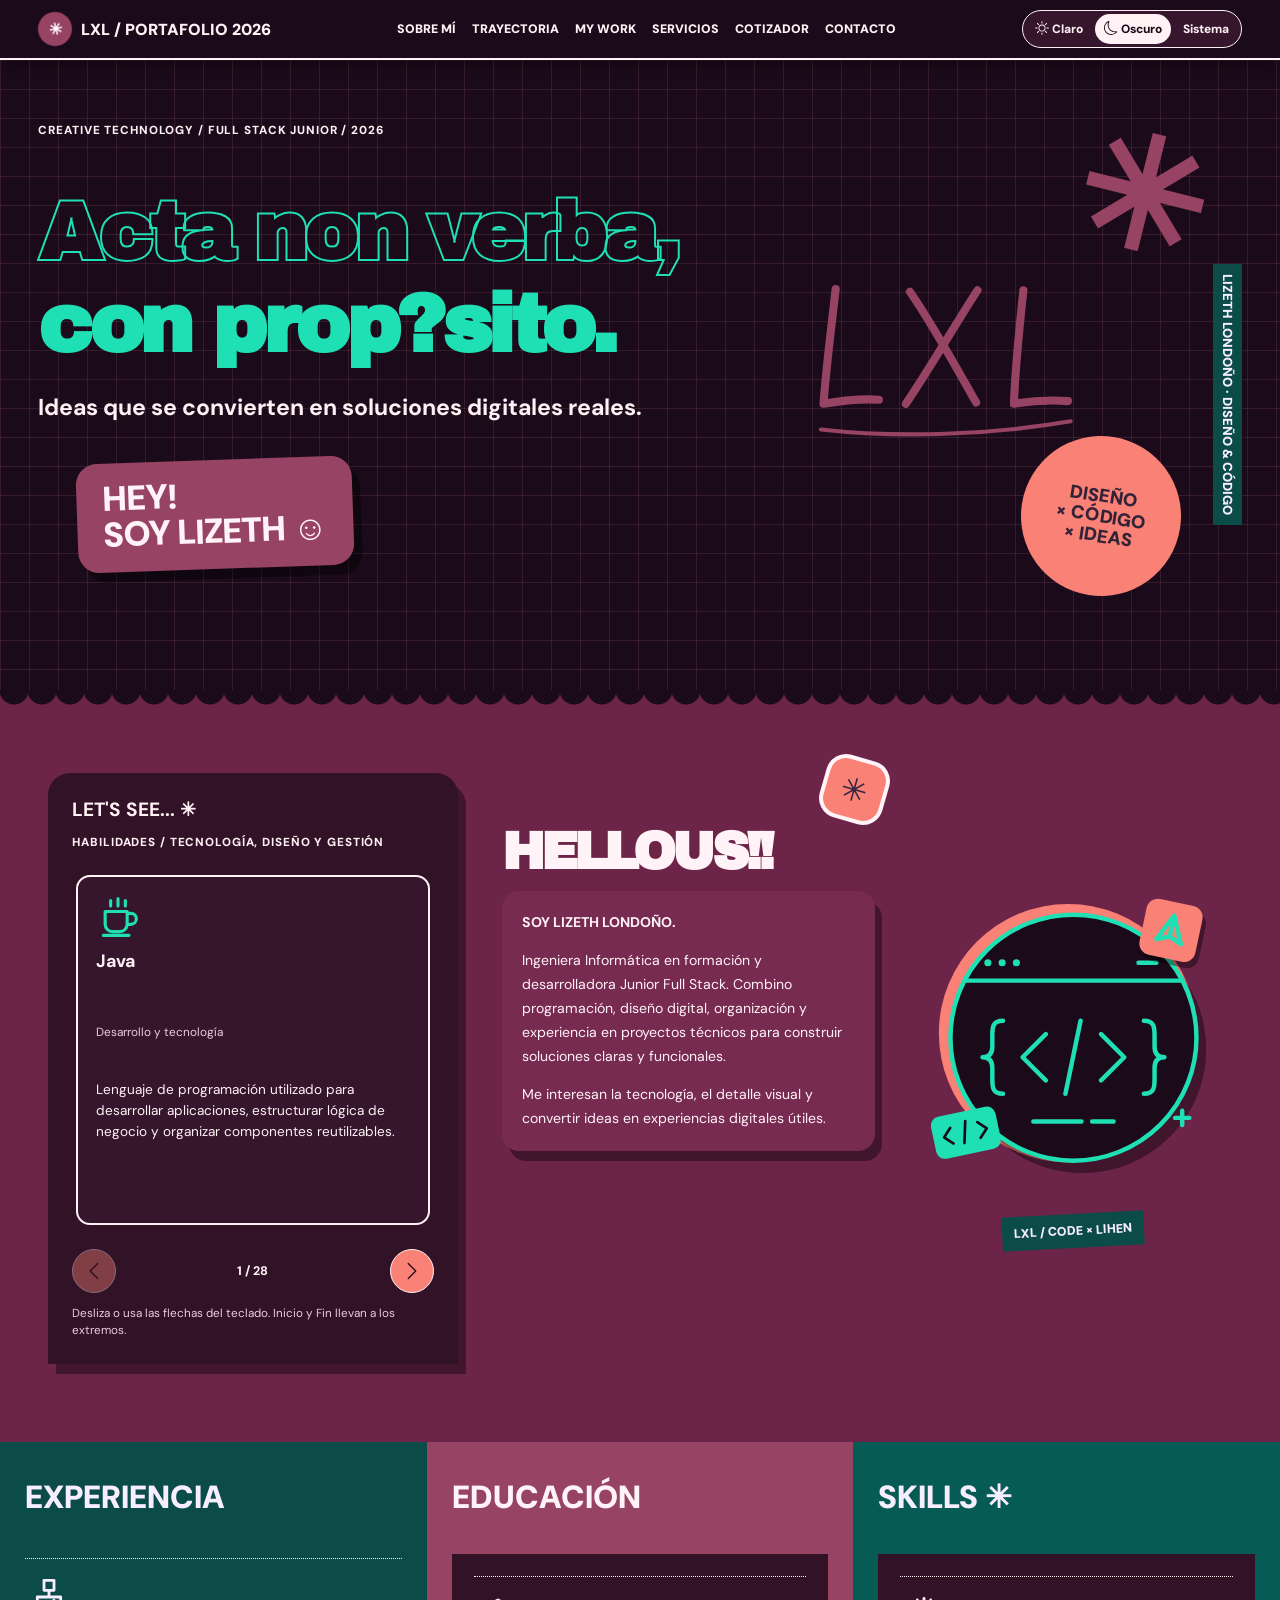
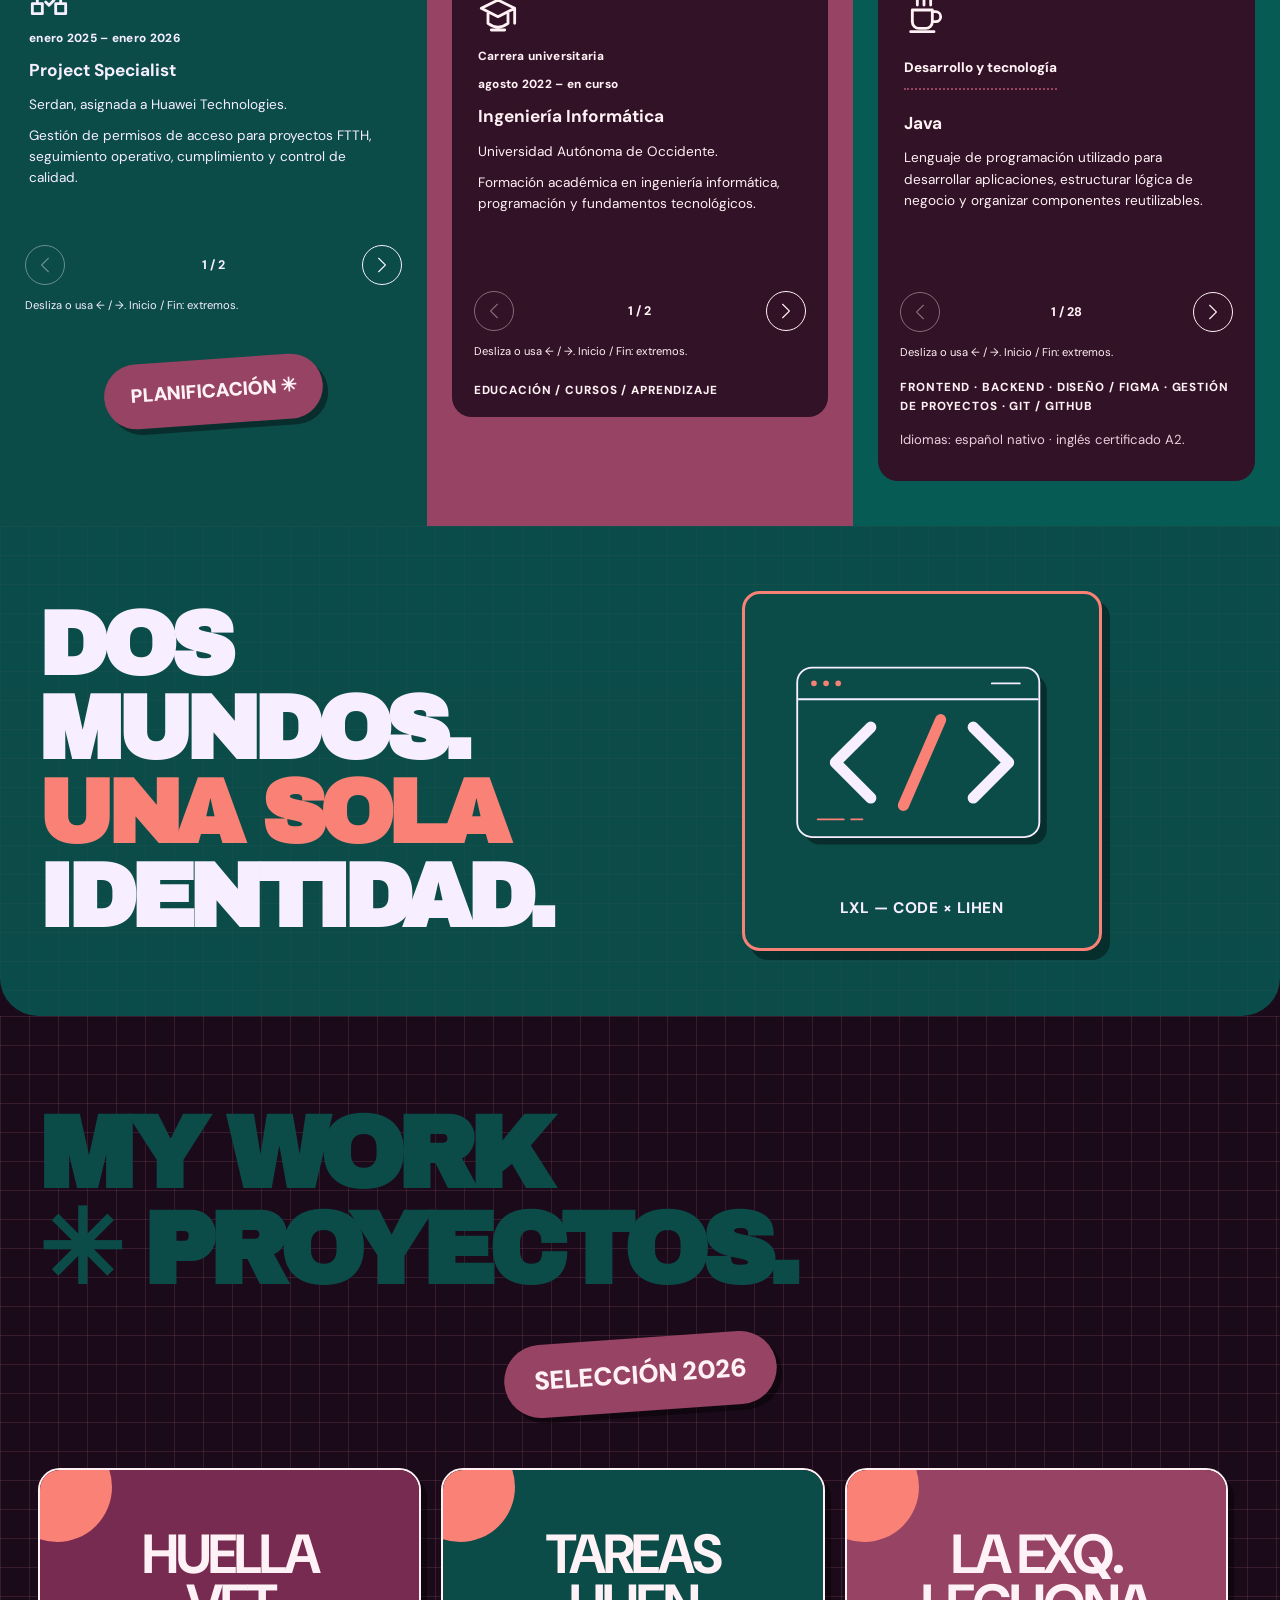
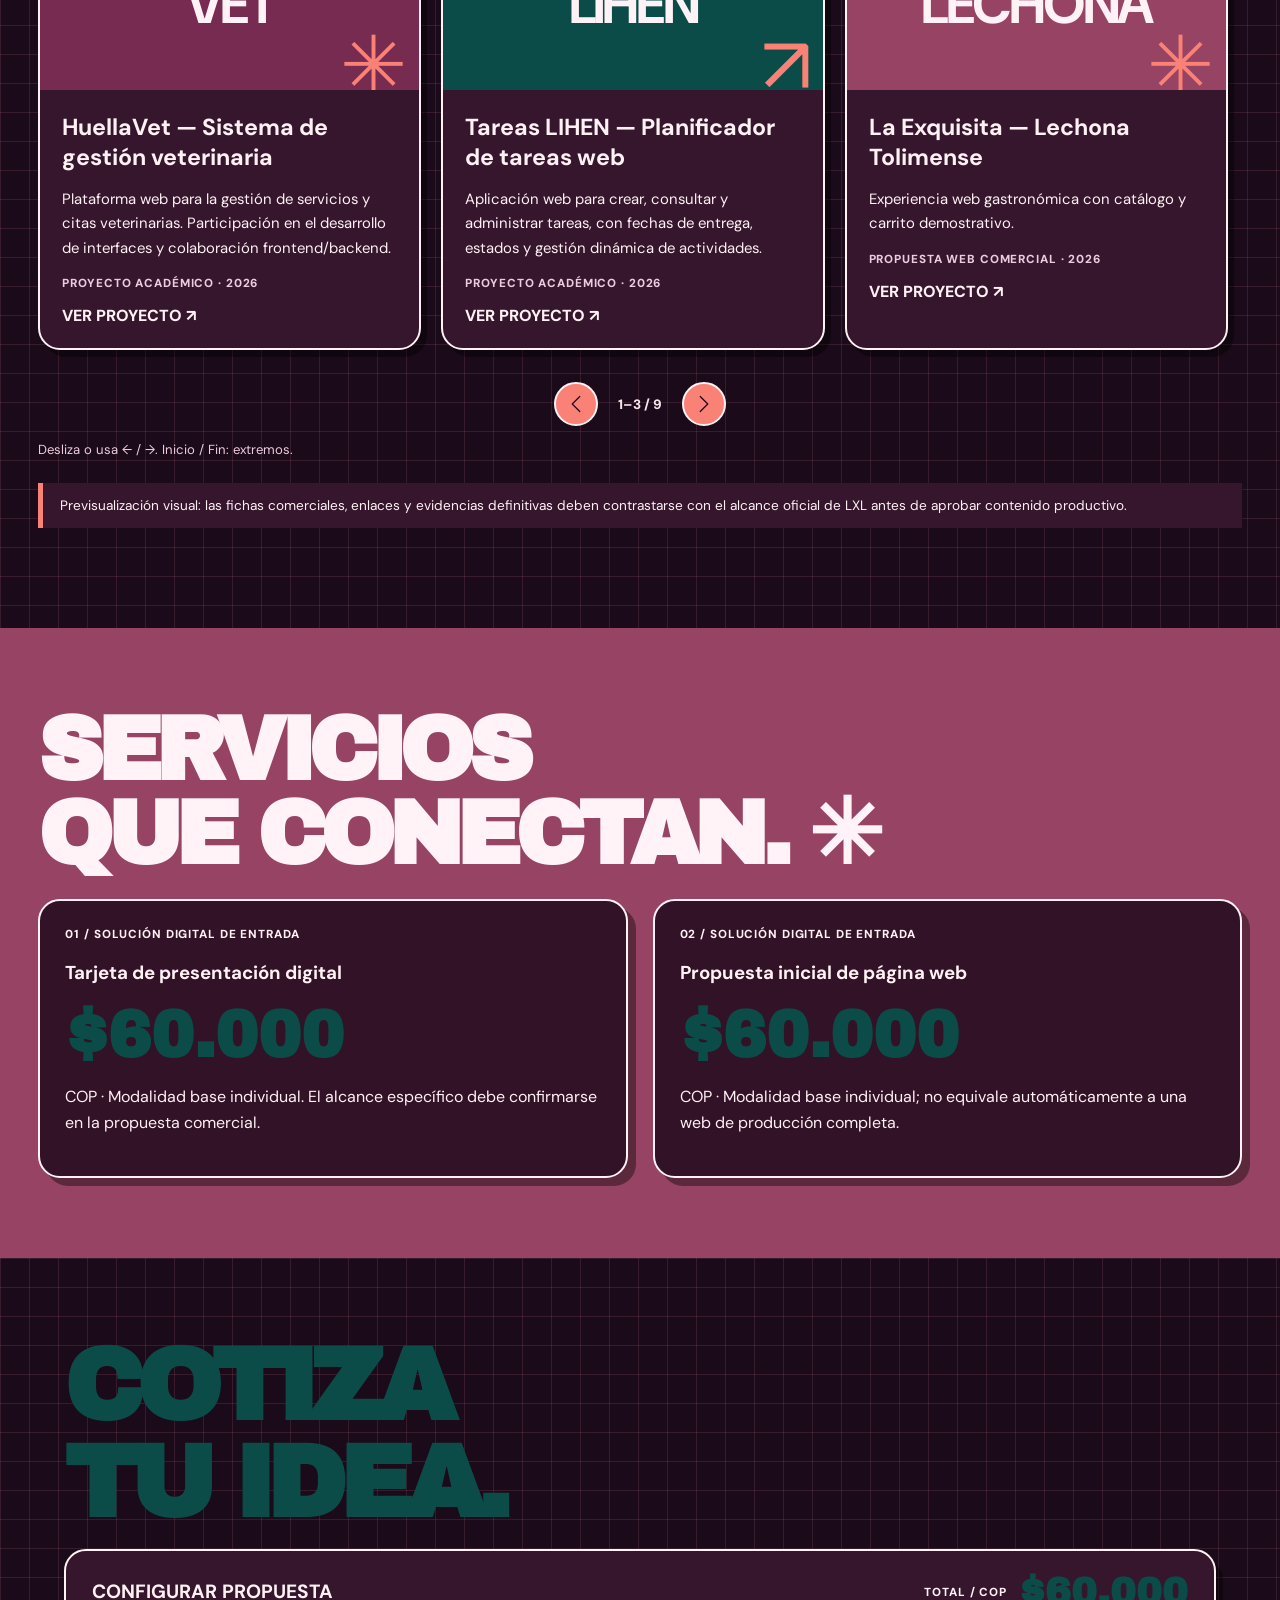
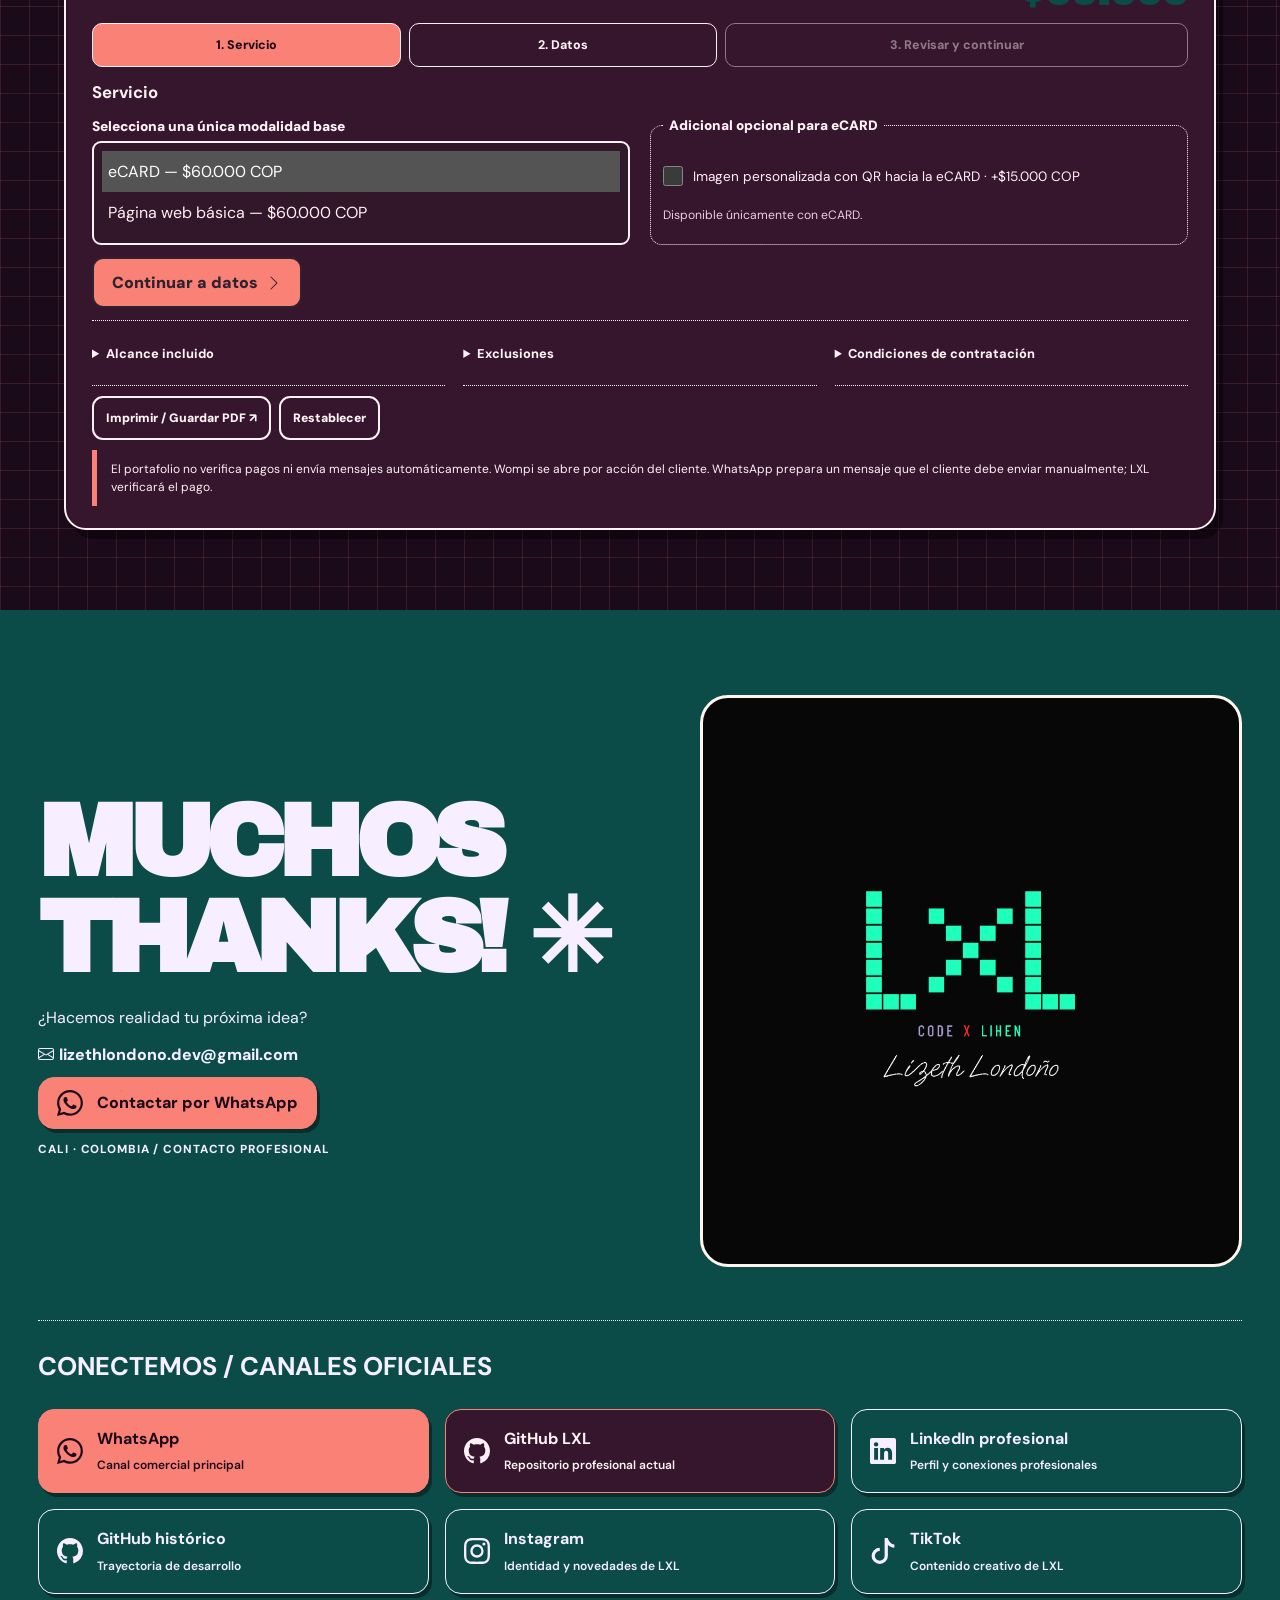
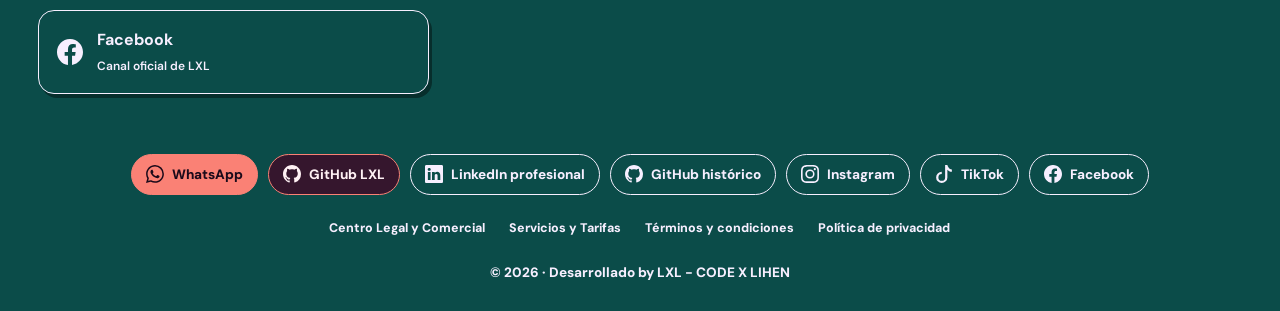
<file: index.html>
<!doctype html>
<html lang="es"><head><meta charset="utf-8"><meta name="viewport" content="width=device-width,initial-scale=1"><meta name="description" content="Previsualización editorial LXL Portafolio 2026, claro y oscuro."><title>LXL — Portafolio editorial 2026 · Previsualización V2</title>
<script>(function(){let m=null;try{m=localStorage.getItem('lxl-theme-v2')}catch(e){}m=(m==='light'||m==='dark'||m==='system')?m:'dark';document.documentElement.dataset.theme=m==='system'?(matchMedia('(prefers-color-scheme: dark)').matches?'dark':'light'):m;document.documentElement.dataset.choice=m})()</script>
<link rel="stylesheet" href="CSS/styles.css"></head><body>
<!-- Bootstrap Icons 1.13.2: https://github.com/twbs/icons/tree/v1.13.2
The MIT License (MIT)
Copyright (c) 2019-2024 The Bootstrap Authors
Permission is hereby granted, free of charge, to any person obtaining a copy
of this software and associated documentation files (the "Software"), to deal
in the Software without restriction, including without limitation the rights
to use, copy, modify, merge, publish, distribute, sublicense, and/or sell
copies of the Software, and to permit persons to whom the Software is
furnished to do so, subject to the following conditions:
The above copyright notice and this permission notice shall be included in
all copies or substantial portions of the Software.
THE SOFTWARE IS PROVIDED "AS IS", WITHOUT WARRANTY OF ANY KIND, EXPRESS OR
IMPLIED, INCLUDING BUT NOT LIMITED TO THE WARRANTIES OF MERCHANTABILITY,
FITNESS FOR A PARTICULAR PURPOSE AND NONINFRINGEMENT. IN NO EVENT SHALL THE
AUTHORS OR COPYRIGHT HOLDERS BE LIABLE FOR ANY CLAIM, DAMAGES OR OTHER
LIABILITY, WHETHER IN AN ACTION OF CONTRACT, TORT OR OTHERWISE, ARISING FROM,
OUT OF OR IN CONNECTION WITH THE SOFTWARE OR THE USE OR OTHER DEALINGS IN
THE SOFTWARE.
-->
<svg xmlns="http://www.w3.org/2000/svg" class="ui-icon-sprite" aria-hidden="true" focusable="false">
<symbol class="bi bi-chevron-left" viewBox="0 0 16 16" id="bi-ui-chevron-left"><path fill-rule="evenodd" d="M11.354 1.646a.5.5 0 0 1 0 .708L5.707 8l5.647 5.646a.5.5 0 0 1-.708.708l-6-6a.5.5 0 0 1 0-.708l6-6a.5.5 0 0 1 .708 0"/></symbol>
<symbol class="bi bi-chevron-right" viewBox="0 0 16 16" id="bi-ui-chevron-right"><path fill-rule="evenodd" d="M4.646 1.646a.5.5 0 0 1 .708 0l6 6a.5.5 0 0 1 0 .708l-6 6a.5.5 0 0 1-.708-.708L10.293 8 4.646 2.354a.5.5 0 0 1 0-.708"/></symbol>
<symbol class="bi bi-sun" viewBox="0 0 16 16" id="bi-ui-sun"><path d="M8 11a3 3 0 1 1 0-6 3 3 0 0 1 0 6m0 1a4 4 0 1 0 0-8 4 4 0 0 0 0 8M8 0a.5.5 0 0 1 .5.5v2a.5.5 0 0 1-1 0v-2A.5.5 0 0 1 8 0m0 13a.5.5 0 0 1 .5.5v2a.5.5 0 0 1-1 0v-2A.5.5 0 0 1 8 13m8-5a.5.5 0 0 1-.5.5h-2a.5.5 0 0 1 0-1h2a.5.5 0 0 1 .5.5M3 8a.5.5 0 0 1-.5.5h-2a.5.5 0 0 1 0-1h2A.5.5 0 0 1 3 8m10.657-5.657a.5.5 0 0 1 0 .707l-1.414 1.415a.5.5 0 1 1-.707-.708l1.414-1.414a.5.5 0 0 1 .707 0m-9.193 9.193a.5.5 0 0 1 0 .707L3.05 13.657a.5.5 0 0 1-.707-.707l1.414-1.414a.5.5 0 0 1 .707 0m9.193 2.121a.5.5 0 0 1-.707 0l-1.414-1.414a.5.5 0 0 1 .707-.707l1.414 1.414a.5.5 0 0 1 0 .707M4.464 4.465a.5.5 0 0 1-.707 0L2.343 3.05a.5.5 0 1 1 .707-.707l1.414 1.414a.5.5 0 0 1 0 .708"/></symbol>
<symbol class="bi bi-moon" viewBox="0 0 16 16" id="bi-ui-moon"><path d="M6 .278a.77.77 0 0 1 .08.858 7.2 7.2 0 0 0-.878 3.46c0 4.021 3.278 7.277 7.318 7.277q.792-.001 1.533-.16a.79.79 0 0 1 .81.316.73.73 0 0 1-.031.893A8.35 8.35 0 0 1 8.344 16C3.734 16 0 12.286 0 7.71 0 4.266 2.114 1.312 5.124.06A.75.75 0 0 1 6 .278M4.858 1.311A7.27 7.27 0 0 0 1.025 7.71c0 4.02 3.279 7.276 7.319 7.276a7.32 7.32 0 0 0 5.205-2.162q-.506.063-1.029.063c-4.61 0-8.343-3.714-8.343-8.29 0-1.167.242-2.278.681-3.286"/></symbol>
<symbol class="bi bi-whatsapp" viewBox="0 0 16 16" id="bi-ui-whatsapp"><path d="M13.601 2.326A7.85 7.85 0 0 0 7.994 0C3.627 0 .068 3.558.064 7.926c0 1.399.366 2.76 1.057 3.965L0 16l4.204-1.102a7.9 7.9 0 0 0 3.79.965h.004c4.368 0 7.926-3.558 7.93-7.93A7.9 7.9 0 0 0 13.6 2.326zM7.994 14.521a6.6 6.6 0 0 1-3.356-.92l-.24-.144-2.494.654.666-2.433-.156-.251a6.56 6.56 0 0 1-1.007-3.505c0-3.626 2.957-6.584 6.591-6.584a6.56 6.56 0 0 1 4.66 1.931 6.56 6.56 0 0 1 1.928 4.66c-.004 3.639-2.961 6.592-6.592 6.592m3.615-4.934c-.197-.099-1.17-.578-1.353-.646-.182-.065-.315-.099-.445.099-.133.197-.513.646-.627.775-.114.133-.232.148-.43.05-.197-.1-.836-.308-1.592-.985-.59-.525-.985-1.175-1.103-1.372-.114-.198-.011-.304.088-.403.087-.088.197-.232.296-.346.1-.114.133-.198.198-.33.065-.134.034-.248-.015-.347-.05-.099-.445-1.076-.612-1.47-.16-.389-.323-.335-.445-.34-.114-.007-.247-.007-.38-.007a.73.73 0 0 0-.529.247c-.182.198-.691.677-.691 1.654s.71 1.916.81 2.049c.098.133 1.394 2.132 3.383 2.992.47.205.84.326 1.129.418.475.152.904.129 1.246.08.38-.058 1.171-.48 1.338-.943.164-.464.164-.86.114-.943-.049-.084-.182-.133-.38-.232"/></symbol>
<symbol class="bi bi-github" viewBox="0 0 16 16" id="bi-ui-github"><path d="M8 0C3.58 0 0 3.58 0 8c0 3.54 2.29 6.53 5.47 7.59.4.07.55-.17.55-.38 0-.19-.01-.82-.01-1.49-2.01.37-2.53-.49-2.69-.94-.09-.23-.48-.94-.82-1.13-.28-.15-.68-.52-.01-.53.63-.01 1.08.58 1.23.82.72 1.21 1.87.87 2.33.66.07-.52.28-.87.51-1.07-1.78-.2-3.64-.89-3.64-3.95 0-.87.31-1.59.82-2.15-.08-.2-.36-1.02.08-2.12 0 0 .67-.21 2.2.82.64-.18 1.32-.27 2-.27s1.36.09 2 .27c1.53-1.04 2.2-.82 2.2-.82.44 1.1.16 1.92.08 2.12.51.56.82 1.27.82 2.15 0 3.07-1.87 3.75-3.65 3.95.29.25.54.73.54 1.48 0 1.07-.01 1.93-.01 2.2 0 .21.15.46.55.38A8.01 8.01 0 0 0 16 8c0-4.42-3.58-8-8-8"/></symbol>
<symbol class="bi bi-linkedin" viewBox="0 0 16 16" id="bi-ui-linkedin"><path d="M0 1.146C0 .513.526 0 1.175 0h13.65C15.474 0 16 .513 16 1.146v13.708c0 .633-.526 1.146-1.175 1.146H1.175C.526 16 0 15.487 0 14.854zm4.943 12.248V6.169H2.542v7.225zm-1.2-8.212c.837 0 1.358-.554 1.358-1.248-.015-.709-.52-1.248-1.342-1.248S2.4 3.226 2.4 3.934c0 .694.521 1.248 1.327 1.248zm4.908 8.212V9.359c0-.216.016-.432.08-.586.173-.431.568-.878 1.232-.878.869 0 1.216.662 1.216 1.634v3.865h2.401V9.25c0-2.22-1.184-3.252-2.764-3.252-1.274 0-1.845.7-2.165 1.193v.025h-.016l.016-.025V6.169h-2.4c.03.678 0 7.225 0 7.225z"/></symbol>
<symbol class="bi bi-instagram" viewBox="0 0 16 16" id="bi-ui-instagram"><path d="M8 0C5.829 0 5.556.01 4.703.048 3.85.088 3.269.222 2.76.42a3.9 3.9 0 0 0-1.417.923A3.9 3.9 0 0 0 .42 2.76C.222 3.268.087 3.85.048 4.7.01 5.555 0 5.827 0 8.001c0 2.172.01 2.444.048 3.297.04.852.174 1.433.372 1.942.205.526.478.972.923 1.417.444.445.89.719 1.416.923.51.198 1.09.333 1.942.372C5.555 15.99 5.827 16 8 16s2.444-.01 3.298-.048c.851-.04 1.434-.174 1.943-.372a3.9 3.9 0 0 0 1.416-.923c.445-.445.718-.891.923-1.417.197-.509.332-1.09.372-1.942C15.99 10.445 16 10.173 16 8s-.01-2.445-.048-3.299c-.04-.851-.175-1.433-.372-1.941a3.9 3.9 0 0 0-.923-1.417A3.9 3.9 0 0 0 13.24.42c-.51-.198-1.092-.333-1.943-.372C10.443.01 10.172 0 7.998 0zm-.717 1.442h.718c2.136 0 2.389.007 3.232.046.78.035 1.204.166 1.486.275.373.145.64.319.92.599s.453.546.598.92c.11.281.24.705.275 1.485.039.843.047 1.096.047 3.231s-.008 2.389-.047 3.232c-.035.78-.166 1.203-.275 1.485a2.5 2.5 0 0 1-.599.919c-.28.28-.546.453-.92.598-.28.11-.704.24-1.485.276-.843.038-1.096.047-3.232.047s-2.39-.009-3.233-.047c-.78-.036-1.203-.166-1.485-.276a2.5 2.5 0 0 1-.92-.598 2.5 2.5 0 0 1-.6-.92c-.109-.281-.24-.705-.275-1.485-.038-.843-.046-1.096-.046-3.233s.008-2.388.046-3.231c.036-.78.166-1.204.276-1.486.145-.373.319-.64.599-.92s.546-.453.92-.598c.282-.11.705-.24 1.485-.276.738-.034 1.024-.044 2.515-.045zm4.988 1.328a.96.96 0 1 0 0 1.92.96.96 0 0 0 0-1.92m-4.27 1.122a4.109 4.109 0 1 0 0 8.217 4.109 4.109 0 0 0 0-8.217m0 1.441a2.667 2.667 0 1 1 0 5.334 2.667 2.667 0 0 1 0-5.334"/></symbol>
<symbol class="bi bi-tiktok" viewBox="0 0 16 16" id="bi-ui-tiktok"><path d="M9 0h1.98c.144.715.54 1.617 1.235 2.512C12.895 3.389 13.797 4 15 4v2c-1.753 0-3.07-.814-4-1.829V11a5 5 0 1 1-5-5v2a3 3 0 1 0 3 3z"/></symbol>
<symbol class="bi bi-facebook" viewBox="0 0 16 16" id="bi-ui-facebook"><path d="M16 8.049c0-4.446-3.582-8.05-8-8.05C3.58 0-.002 3.603-.002 8.05c0 4.017 2.926 7.347 6.75 7.951v-5.625h-2.03V8.05H6.75V6.275c0-2.017 1.195-3.131 3.022-3.131.876 0 1.791.157 1.791.157v1.98h-1.009c-.993 0-1.303.621-1.303 1.258v1.51h2.218l-.354 2.326H9.25V16c3.824-.604 6.75-3.934 6.75-7.951"/></symbol>
<symbol class="bi bi-envelope" viewBox="0 0 16 16" id="bi-ui-envelope"><path d="M0 4a2 2 0 0 1 2-2h12a2 2 0 0 1 2 2v8a2 2 0 0 1-2 2H2a2 2 0 0 1-2-2zm2-1a1 1 0 0 0-1 1v.217l7 4.2 7-4.2V4a1 1 0 0 0-1-1zm13 2.383-4.708 2.825L15 11.105zm-.034 6.876-5.64-3.471L8 9.583l-1.326-.795-5.64 3.47A1 1 0 0 0 2 13h12a1 1 0 0 0 .966-.741M1 11.105l4.708-2.897L1 5.383z"/></symbol>
<symbol class="bi bi-telephone" viewBox="0 0 16 16" id="bi-ui-telephone"><path d="M3.654 1.328a.678.678 0 0 0-1.015-.063L1.605 2.3c-.483.484-.661 1.169-.45 1.77a17.6 17.6 0 0 0 4.168 6.608 17.6 17.6 0 0 0 6.608 4.168c.601.211 1.286.033 1.77-.45l1.034-1.034a.678.678 0 0 0-.063-1.015l-2.307-1.794a.68.68 0 0 0-.58-.122l-2.19.547a1.75 1.75 0 0 1-1.657-.459L5.482 8.062a1.75 1.75 0 0 1-.46-1.657l.548-2.19a.68.68 0 0 0-.122-.58zM1.884.511a1.745 1.745 0 0 1 2.612.163L6.29 2.98c.329.423.445.974.315 1.494l-.547 2.19a.68.68 0 0 0 .178.643l2.457 2.457a.68.68 0 0 0 .644.178l2.189-.547a1.75 1.75 0 0 1 1.494.315l2.306 1.794c.829.645.905 1.87.163 2.611l-1.034 1.034c-.74.74-1.846 1.065-2.877.702a18.6 18.6 0 0 1-7.01-4.42 18.6 18.6 0 0 1-4.42-7.009c-.362-1.03-.037-2.137.703-2.877z"/></symbol>
</svg>

<header class="topbar"><div class="container topinner"><a class="brand-mini" href="#inicio"><span class="brand-glyph">✳</span>LXL / PORTAFOLIO 2026</a><nav class="navlinks" aria-label="Secciones"><a href="#sobre-mi">SOBRE MÍ</a><a href="#trayectoria">TRAYECTORIA</a><a href="#proyectos">MY WORK</a><a href="#servicios">SERVICIOS</a><a href="#cotizador">COTIZADOR</a><a href="#contacto">CONTACTO</a></nav><div class="modes" role="group" aria-label="Modo visual"><button data-mode="light" type="button" aria-pressed="false"><svg class="bi ui-icon" viewBox="0 0 16 16" aria-hidden="true" focusable="false"><use href="#bi-ui-sun"/></svg> Claro</button><button data-mode="dark" type="button" aria-pressed="false"><svg class="bi ui-icon" viewBox="0 0 16 16" aria-hidden="true" focusable="false"><use href="#bi-ui-moon"/></svg> Oscuro</button><button data-mode="system" type="button" aria-pressed="false">Sistema</button></div></div></header>
<main><section id="inicio" class="hero texture"><div class="container hero-layout"><div class="tiny">CREATIVE TECHNOLOGY / FULL STACK JUNIOR / 2026</div><div class="hero-mark" aria-hidden="true">✳</div><h1 class="display hero-title"><span>Acta non verba,</span>con prop?sito.</h1><p class="hero-subtitle">Ideas que se convierten en soluciones digitales reales.</p><div class="scribble" aria-hidden="true"><svg xmlns="http://www.w3.org/2000/svg" viewBox="20 22 220 142" preserveAspectRatio="xMidYMid meet" focusable="false"><path d="M48 42C45 69 41 99 39 127C51 125 66 123 80 124"/><path d="M103 44C119 67 135 96 152 126M153 43C136 69 119 99 100 127"/><path d="M187 43C184 71 181 99 180 127C192 125 206 124 220 125"/><path d="M37 146C90 152 157 151 222 140" stroke-width="3"/></svg></div><div class="hero-vertical">LIZETH LONDOÑO · DISEÑO & CÓDIGO</div><div class="hero-sticker">HEY!<br>SOY LIZETH ☺</div><div class="hero-note">DISEÑO<br>× CÓDIGO<br>× IDEAS</div></div></section>
<div class="scallop" aria-hidden="true"></div>
<section id="sobre-mi" class="intro texture"><div class="container intro-grid"><div class="skills-bar" role="region" aria-roledescription="carrusel" aria-labelledby="skills-title"><h3 id="skills-title">LET'S SEE... ✳</h3><div class="tiny">HABILIDADES / TECNOLOGÍA, DISEÑO Y GESTIÓN</div><ul id="skills-track" class="skills-track" tabindex="0" aria-label="Habilidades" aria-describedby="skills-help"></ul><div class="skills-controls"><button id="skills-prev" type="button" aria-label="Habilidad anterior" aria-controls="skills-track"><svg class="bi ui-icon" viewBox="0 0 16 16" aria-hidden="true" focusable="false"><use href="#bi-ui-chevron-left"/></svg></button><span id="skills-position" class="skills-position" role="status" aria-live="polite" aria-atomic="true"></span><button id="skills-next" type="button" aria-label="Habilidad siguiente" aria-controls="skills-track"><svg class="bi ui-icon" viewBox="0 0 16 16" aria-hidden="true" focusable="false"><use href="#bi-ui-chevron-right"/></svg></button></div><p id="skills-help" class="skills-help">Desliza o usa las flechas del teclado. Inicio y Fin llevan a los extremos.</p><noscript>Activa JavaScript para consultar el carrusel de habilidades.</noscript></div><div class="hellopanel"><span class="orange-sticker" aria-hidden="true">✳</span><h2 class="display big-hello">HELLOUS!!</h2><div class="hello-card"><b>SOY LIZETH LONDOÑO.</b><p>Ingeniera Informática en formación y desarrolladora Junior Full Stack. Combino programación, diseño digital, organización y experiencia en proyectos técnicos para construir soluciones claras y funcionales.</p><p style="margin-bottom:0">Me interesan la tecnología, el detalle visual y convertir ideas en experiencias digitales útiles.</p></div></div><div class="avatar-panel"><svg class="tech-art" viewBox="0 0 360 360" role="img" aria-labelledby="tech-title tech-desc"><title id="tech-title">Código y diseño en órbita</title><desc id="tech-desc">Ilustración original de una ventana de código circular con llaves, etiquetas y una herramienta de diseño vectorial.</desc><circle class="art-accent" cx="174" cy="173" r="145"/><circle class="art-shadow" cx="190" cy="191" r="139"/><circle class="art-paper" cx="180" cy="178" r="138"/><circle class="art-line" cx="180" cy="178" r="138"/><path class="art-line" d="M59 114h242"/><g class="art-solid"><circle cx="84" cy="94" r="4"/><circle cx="100" cy="94" r="4"/><circle cx="116" cy="94" r="4"/></g><path class="art-line" d="M253 94h20M101 159c-12 0-12 8-12 17v12c0 8-4 12-11 12 7 0 11 4 11 12v12c0 9 0 17 12 17m158-82c12 0 12 8 12 17v12c0 8 4 12 11 12-7 0-11 4-11 12v12c0 9 0 17-12 17M149 174l-26 26 26 26m62-52 26 26-26 26m-23-67-17 82"/><path class="art-line" d="M135 272h54m12 0h24"/><g transform="rotate(12 291 60)"><rect class="art-shadow" x="262" y="32" width="64" height="64" rx="13"/><rect class="art-accent" x="257" y="26" width="64" height="64" rx="13"/><path class="art-line" d="m275 71 14-30 14 30-14-6zM289 43v22"/></g><g transform="rotate(-12 58 288)"><rect class="art-solid" x="23" y="261" width="74" height="48" rx="10"/><path d="m44 276-9 9 9 9m31-18 9 9-9 9m-13-22-6 24" fill="none" stroke="var(--paper)" stroke-width="3" stroke-linecap="round" stroke-linejoin="round"/></g><path class="art-line" d="M302 260v16m-8-8h16"/></svg><div class="avatar-caption">LXL / CODE × LIHEN</div></div></div></section>
<section id="trayectoria" class="triptych"><article class="strip strip-blue texture"><h2>EXPERIENCIA</h2><div class="column-carousel" role="region" aria-roledescription="carrusel" aria-label="Experiencia"><ul class="column-track" id="experience-track" tabindex="0" aria-label="Experiencia: tarjetas" aria-describedby="experience-help"></ul><div class="column-controls"><button type="button" id="experience-prev" aria-label="Experiencia: anterior" aria-controls="experience-track"><svg class="bi ui-icon" viewBox="0 0 16 16" aria-hidden="true" focusable="false"><use href="#bi-ui-chevron-left"/></svg></button><span id="experience-position" role="status" aria-live="polite" aria-atomic="true"></span><button type="button" id="experience-next" aria-label="Experiencia: siguiente" aria-controls="experience-track"><svg class="bi ui-icon" viewBox="0 0 16 16" aria-hidden="true" focusable="false"><use href="#bi-ui-chevron-right"/></svg></button></div><p class="column-help" id="experience-help">Desliza o usa ← / →. Inicio / Fin: extremos.</p><noscript>Activa JavaScript para consultar las tarjetas.</noscript></div><span class="pill">PLANIFICACIÓN ✳</span></article><article class="strip strip-orange texture"><div class="education-title"><h2>EDUCACIÓN</h2></div><div class="white-sheet"><div class="column-carousel" role="region" aria-roledescription="carrusel" aria-label="Educación"><ul class="column-track" id="education-track" tabindex="0" aria-label="Educación: tarjetas" aria-describedby="education-help"></ul><div class="column-controls"><button type="button" id="education-prev" aria-label="Educación: anterior" aria-controls="education-track"><svg class="bi ui-icon" viewBox="0 0 16 16" aria-hidden="true" focusable="false"><use href="#bi-ui-chevron-left"/></svg></button><span id="education-position" role="status" aria-live="polite" aria-atomic="true"></span><button type="button" id="education-next" aria-label="Educación: siguiente" aria-controls="education-track"><svg class="bi ui-icon" viewBox="0 0 16 16" aria-hidden="true" focusable="false"><use href="#bi-ui-chevron-right"/></svg></button></div><p class="column-help" id="education-help">Desliza o usa ← / →. Inicio / Fin: extremos.</p><noscript>Activa JavaScript para consultar las tarjetas.</noscript></div><span class="tiny">EDUCACIÓN / CURSOS / APRENDIZAJE</span></div></article><article class="strip strip-blue2 texture"><h2>SKILLS ✳</h2><div class="white-sheet"><div class="column-carousel" role="region" aria-roledescription="carrusel" aria-label="Habilidades profesionales"><ul class="column-track" id="professional-skills-track" tabindex="0" aria-label="Habilidades profesionales: tarjetas" aria-describedby="professional-skills-help"></ul><div class="column-controls"><button type="button" id="professional-skills-prev" aria-label="Habilidades profesionales: anterior" aria-controls="professional-skills-track"><svg class="bi ui-icon" viewBox="0 0 16 16" aria-hidden="true" focusable="false"><use href="#bi-ui-chevron-left"/></svg></button><span id="professional-skills-position" role="status" aria-live="polite" aria-atomic="true"></span><button type="button" id="professional-skills-next" aria-label="Habilidades profesionales: siguiente" aria-controls="professional-skills-track"><svg class="bi ui-icon" viewBox="0 0 16 16" aria-hidden="true" focusable="false"><use href="#bi-ui-chevron-right"/></svg></button></div><p class="column-help" id="professional-skills-help">Desliza o usa ← / →. Inicio / Fin: extremos.</p><noscript>Activa JavaScript para consultar las tarjetas.</noscript></div><p class="tiny column-domains">FRONTEND · BACKEND · DISEÑO / FIGMA · GESTIÓN DE PROYECTOS · GIT / GITHUB</p><p class="smallprint">Idiomas: español nativo · inglés certificado A2.</p></div></article></section>
<section class="big-blue"><div class="texture" aria-hidden="true"></div><div class="container big-blue-inner"><h2 class="display">DOS MUNDOS.<br><em>UNA SOLA</em><br>IDENTIDAD.</h2><div class="code-badge"><svg viewBox="0 0 320 240" preserveAspectRatio="xMidYMid meet" aria-hidden="true" focusable="false" xmlns="http://www.w3.org/2000/svg"><rect x="34" y="36" width="260" height="182" rx="16" fill="var(--shadow)"/><rect x="26" y="28" width="260" height="182" rx="16" fill="var(--blue)" stroke="var(--blueText)" stroke-width="2"/><path d="M27 62h258" stroke="var(--blueText)" stroke-width="2"/><g fill="var(--yellow)"><circle cx="44" cy="45" r="3"/><circle cx="57" cy="45" r="3"/><circle cx="70" cy="45" r="3"/></g><path d="M235 45h30" stroke="var(--blueText)" stroke-width="2" stroke-linecap="round"/><g fill="none" stroke="var(--blueText)" stroke-width="12" stroke-linecap="round" stroke-linejoin="round"><path d="m105 92-38 38 38 38"/><path d="m215 92 38 38-38 38"/></g><path d="m180 84-40 92" fill="none" stroke="var(--yellow)" stroke-width="12" stroke-linecap="round"/><path d="M48 191h28m8 0h12" fill="none" stroke="var(--yellow)" stroke-width="2" stroke-linecap="round"/></svg><span>LXL — CODE × LIHEN</span></div></div></section>
<section id="proyectos" class="work texture"><div class="container"><div class="work-head"><h2 class="display section-title">MY WORK<br>✳ PROYECTOS.</h2><span class="pill">SELECCIÓN 2026</span></div><div role="region" aria-roledescription="carrusel" aria-label="Proyectos LXL"><div class="projects" id="projects-track" role="list" tabindex="0" aria-label="Tarjetas de proyectos" aria-describedby="projects-help"></div><div class="projects-controls"><button id="projects-prev" type="button" aria-label="Proyecto anterior" aria-controls="projects-track"><svg class="bi ui-icon" viewBox="0 0 16 16" aria-hidden="true" focusable="false"><use href="#bi-ui-chevron-left"/></svg></button><span id="projects-position" role="status" aria-live="polite" aria-atomic="true"></span><button id="projects-next" type="button" aria-label="Proyecto siguiente" aria-controls="projects-track"><svg class="bi ui-icon" viewBox="0 0 16 16" aria-hidden="true" focusable="false"><use href="#bi-ui-chevron-right"/></svg></button></div><p id="projects-help" class="smallprint">Desliza o usa ← / →. Inicio / Fin: extremos.</p><noscript>Activa JavaScript para consultar los proyectos.</noscript></div><div class="disclaimer">Previsualización visual: las fichas comerciales, enlaces y evidencias definitivas deben contrastarse con el alcance oficial de LXL antes de aprobar contenido productivo.</div></div></section>
<section id="servicios" class="services texture"><div class="container"><h2 class="display">SERVICIOS<br>QUE CONECTAN. ✳</h2><div class="service-grid"><article class="service"><div class="tiny">01 / SOLUCIÓN DIGITAL DE ENTRADA</div><h3>Tarjeta de presentación digital</h3><div class="price">$60.000</div><p>COP · Modalidad base individual. El alcance específico debe confirmarse en la propuesta comercial.</p></article><article class="service"><div class="tiny">02 / SOLUCIÓN DIGITAL DE ENTRADA</div><h3>Propuesta inicial de página web</h3><div class="price">$60.000</div><p>COP · Modalidad base individual; no equivale automáticamente a una web de producción completa.</p></article></div></div></section>
<section id="cotizador" class="quote-section texture"><div class="container"><h2 class="display section-title">COTIZA<br>TU IDEA.</h2><div class="quote-layout"><div class="sheet quote-wizard"><h3>CONFIGURAR PROPUESTA</h3><h3 class="print-head">PRESUPUESTO — LXL CODE × LIHEN</h3><div class="quote-totalbar"><span class="tiny">TOTAL / COP</span><div class="quote-total" id="total" role="status" aria-live="polite">$60.000</div></div><nav class="quote-step-nav" aria-label="Pasos de la cotización"><ol><li><button id="quote-step-tab-1" type="button" aria-current="step" aria-controls="quote-step-1">1. Servicio</button></li><li><button id="quote-step-tab-2" type="button" aria-controls="quote-step-2" disabled>2. Datos</button></li><li><button id="quote-step-tab-3" type="button" aria-controls="quote-step-3" disabled>3. Revisar y continuar</button></li></ol></nav><p id="quote-step-status" class="quote-sr-only" role="status" aria-live="polite">Paso 1 de 3: Servicio</p><form id="quote-form" method="post" autocomplete="off"><div id="quote-step-1" class="quote-step" role="group" aria-labelledby="quote-step-title-1"><h4 id="quote-step-title-1" tabindex="-1">Servicio</h4><div class="quote-service-grid"><div class="field"><label for="base">Selecciona una única modalidad base</label><select id="base" required size="2"><option value="card" selected>eCARD — $60.000 COP</option><option value="web">Página web básica — $60.000 COP</option></select></div><fieldset id="qr-option" class="quote-options"><legend>Adicional opcional para eCARD</legend><label class="quote-check" for="quote-qr"><input id="quote-qr" type="checkbox" aria-describedby="qr-help"><span>Imagen personalizada con QR hacia la eCARD · +$15.000 COP</span></label><p id="qr-help" class="smallprint">Disponible únicamente con eCARD.</p></fieldset></div><div class="quote-step-actions"><button id="quote-next-service" class="action" type="button">Continuar a datos <svg class="bi ui-icon" viewBox="0 0 16 16" aria-hidden="true" focusable="false"><use href="#bi-ui-chevron-right"/></svg></button></div></div><div id="quote-step-2" class="quote-step" role="group" aria-labelledby="quote-step-title-2" hidden><h4 id="quote-step-title-2" tabindex="-1">Datos</h4><fieldset class="quote-options quote-data-fields"><legend class="quote-sr-only">Datos de la solicitud</legend><div class="quote-data-grid"><div class="field"><label for="customer">Nombre de contacto</label><input id="customer" type="text" maxlength="90" required autocomplete="off" aria-describedby="quote-contact-help"></div><div class="field"><label for="quote-email">Correo de contacto</label><input id="quote-email" type="email" maxlength="254" required autocomplete="off" inputmode="email" aria-describedby="quote-contact-help"></div><div class="field"><label for="quote-phone">WhatsApp del cliente</label><input id="quote-phone" type="tel" maxlength="25" required autocomplete="off" inputmode="tel" aria-describedby="quote-phone-help"><p id="quote-phone-help" class="smallprint">Incluye el indicativo de país; entre 8 y 15 dígitos.</p></div><div class="field quote-project-field"><label for="quote-project">Descripción breve de tu proyecto (opcional)</label><textarea id="quote-project" maxlength="600" rows="4" autocomplete="off" aria-describedby="quote-contact-help"></textarea></div></div><p id="quote-contact-help" class="smallprint">Datos solo en esta página. Al abrir WhatsApp se compartirán con WhatsApp/Meta y LXL para preparar el mensaje; deberás confirmar el envío manualmente. No incluyas información sensible.</p></fieldset><div class="quote-step-actions"><button id="quote-back-service" class="action quote-secondary" type="button"><svg class="bi ui-icon" viewBox="0 0 16 16" aria-hidden="true" focusable="false"><use href="#bi-ui-chevron-left"/></svg> Servicio</button><button id="quote-review" class="action" type="button">Revisar y continuar <svg class="bi ui-icon" viewBox="0 0 16 16" aria-hidden="true" focusable="false"><use href="#bi-ui-chevron-right"/></svg></button></div></div><div id="quote-step-3" class="quote-step" role="group" aria-labelledby="quote-step-title-3" hidden><h4 id="quote-step-title-3" tabindex="-1">Revisar y continuar</h4><div class="quote-review-grid"><div class="quote-review-summary"><div id="details" aria-live="polite" aria-atomic="true"><p>Servicio: eCARD.</p><p>Adicional: ninguno.</p></div></div><div class="quote-review-commercial"><fieldset class="quote-options" aria-describedby="quote-legal-help"><legend>Aceptaciones separadas</legend><p id="quote-legal-help" class="smallprint">Consulta los documentos vigentes y marca cada aceptación por separado. Abrir un documento no implica aceptarlo.</p><label class="quote-check" for="quote-terms"><input id="quote-terms" type="checkbox" required><span><span id="quote-terms-label">Acepto los términos y condiciones de contratación.</span> <a id="quote-terms-link" href="./legales/terminos-y-condiciones.html" target="_blank" rel="noopener noreferrer">Leer términos</a></span></label><label class="quote-check" for="quote-privacy"><input id="quote-privacy" type="checkbox" required><span><span id="quote-privacy-label">Autorizo el tratamiento de mis datos según la política de privacidad.</span> <a id="quote-privacy-link" href="./legales/politica-de-privacidad.html" target="_blank" rel="noopener noreferrer">Leer privacidad</a></span></label></fieldset><div class="quote-payment"><p id="quote-payment-instruction" class="quote-notice" role="status" aria-live="polite">Tu cotización es de $60.000 COP. Ingresa exactamente este valor en Wompi y comprueba el importe antes de pagar.</p><p class="smallprint">Monto abierto: el total no se transfiere automáticamente a Wompi.</p><button class="action" id="quote-pay" type="button" disabled aria-describedby="quote-blockers quote-payment-instruction">Continuar al pago con Wompi</button></div><div id="quote-after-payment" hidden><label class="quote-check" for="quote-payment-report"><input id="quote-payment-report" type="checkbox" disabled aria-describedby="quote-payment-help"><span>Declaro que realicé el pago. LXL deberá verificarlo.</span></label><p id="quote-payment-help" class="smallprint">Abrir Wompi no confirma un pago. Decláralo solo si lo realizaste.</p><button class="action" id="quote-send" type="button" disabled hidden aria-describedby="quote-blockers">Enviar solicitud por WhatsApp</button></div><div class="quote-status" id="quote-status" role="status" aria-live="polite" aria-label="Estado de pago y solicitud" hidden></div><p id="quote-blockers" class="smallprint">Acepta ambos documentos para continuar.</p></div></div><div class="quote-step-actions"><button id="quote-back-data" class="action quote-secondary" type="button"><svg class="bi ui-icon" viewBox="0 0 16 16" aria-hidden="true" focusable="false"><use href="#bi-ui-chevron-left"/></svg> Datos</button></div></div><p id="quote-contact-status" class="smallprint" role="status" aria-live="polite" hidden></p></form><div id="quote-foldouts" class="quote-foldouts"><details id="quote-scope" class="quote-pending"><summary>Alcance incluido</summary><div id="quote-scope-content"><p>eCARD personalizada, contactos, archivos funcionales y publicación compatible con GitHub Pages.</p></div></details><details id="quote-exclusions" class="quote-pending"><summary>Exclusiones</summary><p>Dominio, hosting de pago e implementación en proveedores externos no están incluidos. La implementación externa requiere cotización adicional.</p></details><details class="quote-pending" id="quote-pending"><summary>Condiciones de contratación</summary><ul><li>Pago anticipado del 100 % del valor contratado.</li><li>Una ronda de ajustes incluida.</li><li>Entrega en cinco días hábiles desde la confirmación del pago y la recepción completa de materiales.</li><li>El inicio del trabajo está sujeto a verificar el pago y recibir los materiales. El inicio anticipado no se presume por el pago.</li><li>Dominio y hosting de pago no incluidos. La implementación en proveedores externos se cotiza por separado.</li><li>Cancelaciones, retracto, devoluciones y tratamiento de datos según los documentos enlazados.</li></ul></details></div><div class="quote-tools"><button class="action quote-secondary" id="print" type="button">Imprimir / Guardar PDF ↗</button><button class="action quote-secondary" id="reset" type="button">Restablecer</button></div><p class="disclaimer">El portafolio no verifica pagos ni envía mensajes automáticamente. Wompi se abre por acción del cliente. WhatsApp prepara un mensaje que el cliente debe enviar manualmente; LXL verificará el pago.</p><noscript>Este flujo requiere JavaScript para navegar, calcular y validar. Los botones de pago y WhatsApp permanecen deshabilitados.</noscript></div></div></div></section>
<section id="contacto" class="contact texture"><div class="container contact-grid"><div><h2 class="display">MUCHOS<br>THANKS! ✳</h2><p>¿Hacemos realidad tu próxima idea?</p><a href="mailto:lizethlondono.dev@gmail.com"><svg class="bi ui-icon contact-inline-icon" viewBox="0 0 16 16" aria-hidden="true" focusable="false"><use href="#bi-ui-envelope"/></svg>lizethlondono.dev@gmail.com</a><a class="channel-link channel-link--commercial contact-whatsapp" href="https://wa.me/573058947808" target="_blank" rel="noopener noreferrer" aria-label="Contactar por WhatsApp (abre en una pestaña nueva)"><svg class="bi bi-whatsapp ui-icon" viewBox="0 0 16 16" aria-hidden="true" focusable="false"><use href="#bi-ui-whatsapp"/></svg><span>Contactar por WhatsApp</span></a><p class="tiny">CALI · COLOMBIA / CONTACTO PROFESIONAL</p></div><div class="contact-panel"><img src="assets/logo-lxl-oficial.png" alt="Logotipo oficial LXL CODE X LIHEN con firma Lizeth Londoño, conservado sin filtros"></div><div class="official-channels" aria-labelledby="official-channels-title"><h3 id="official-channels-title">CONECTEMOS / CANALES OFICIALES</h3><ul class="channel-grid"><li><a class="channel-link channel-link--commercial" href="https://wa.me/573058947808" target="_blank" rel="noopener noreferrer" aria-label="WhatsApp — Canal comercial principal (abre en una pestaña nueva)"><svg class="bi ui-icon" viewBox="0 0 16 16" aria-hidden="true" focusable="false"><use href="#bi-ui-whatsapp"/></svg><span><strong>WhatsApp</strong><small>Canal comercial principal</small></span></a></li><li><a class="channel-link channel-link--current" href="https://github.com/Dev-LxL" target="_blank" rel="noopener noreferrer" aria-label="GitHub LXL — Repositorio profesional actual (abre en una pestaña nueva)"><svg class="bi ui-icon" viewBox="0 0 16 16" aria-hidden="true" focusable="false"><use href="#bi-ui-github"/></svg><span><strong>GitHub LXL</strong><small>Repositorio profesional actual</small></span></a></li><li><a class="channel-link channel-link--professional" href="https://www.linkedin.com/in/lina-londono-dev/" target="_blank" rel="noopener noreferrer" aria-label="LinkedIn profesional — Perfil y conexiones profesionales (abre en una pestaña nueva)"><svg class="bi ui-icon" viewBox="0 0 16 16" aria-hidden="true" focusable="false"><use href="#bi-ui-linkedin"/></svg><span><strong>LinkedIn profesional</strong><small>Perfil y conexiones profesionales</small></span></a></li><li><a class="channel-link channel-link--history" href="https://github.com/Lizeth-Londono" target="_blank" rel="noopener noreferrer" aria-label="GitHub histórico — Trayectoria de desarrollo (abre en una pestaña nueva)"><svg class="bi ui-icon" viewBox="0 0 16 16" aria-hidden="true" focusable="false"><use href="#bi-ui-github"/></svg><span><strong>GitHub histórico</strong><small>Trayectoria de desarrollo</small></span></a></li><li><a class="channel-link channel-link--social" href="https://www.instagram.com/lxlcodexlihen" target="_blank" rel="noopener noreferrer" aria-label="Instagram — Identidad y novedades de LXL (abre en una pestaña nueva)"><svg class="bi ui-icon" viewBox="0 0 16 16" aria-hidden="true" focusable="false"><use href="#bi-ui-instagram"/></svg><span><strong>Instagram</strong><small>Identidad y novedades de LXL</small></span></a></li><li><a class="channel-link channel-link--social" href="https://www.tiktok.com/@lxlcodexlihen" target="_blank" rel="noopener noreferrer" aria-label="TikTok — Contenido creativo de LXL (abre en una pestaña nueva)"><svg class="bi ui-icon" viewBox="0 0 16 16" aria-hidden="true" focusable="false"><use href="#bi-ui-tiktok"/></svg><span><strong>TikTok</strong><small>Contenido creativo de LXL</small></span></a></li><li><a class="channel-link channel-link--social" href="https://www.facebook.com/share/1DYu2tmiFQ/" target="_blank" rel="noopener noreferrer" aria-label="Facebook — Canal oficial de LXL (abre en una pestaña nueva)"><svg class="bi ui-icon" viewBox="0 0 16 16" aria-hidden="true" focusable="false"><use href="#bi-ui-facebook"/></svg><span><strong>Facebook</strong><small>Canal oficial de LXL</small></span></a></li></ul></div></div></section></main><footer class="foot"><div class="container"><nav aria-label="Canales oficiales LXL"><ul class="footer-channels"><li><a class="channel-link--commercial" href="https://wa.me/573058947808" target="_blank" rel="noopener noreferrer" aria-label="WhatsApp — Canal comercial principal (abre en una pestaña nueva)"><svg class="bi ui-icon" viewBox="0 0 16 16" aria-hidden="true" focusable="false"><use href="#bi-ui-whatsapp"/></svg><span>WhatsApp</span></a></li><li><a class="channel-link--current" href="https://github.com/Dev-LxL" target="_blank" rel="noopener noreferrer" aria-label="GitHub LXL — Repositorio profesional actual (abre en una pestaña nueva)"><svg class="bi ui-icon" viewBox="0 0 16 16" aria-hidden="true" focusable="false"><use href="#bi-ui-github"/></svg><span>GitHub LXL</span></a></li><li><a class="channel-link--professional" href="https://www.linkedin.com/in/lina-londono-dev/" target="_blank" rel="noopener noreferrer" aria-label="LinkedIn profesional — Perfil y conexiones profesionales (abre en una pestaña nueva)"><svg class="bi ui-icon" viewBox="0 0 16 16" aria-hidden="true" focusable="false"><use href="#bi-ui-linkedin"/></svg><span>LinkedIn profesional</span></a></li><li><a class="channel-link--history" href="https://github.com/Lizeth-Londono" target="_blank" rel="noopener noreferrer" aria-label="GitHub histórico — Trayectoria de desarrollo (abre en una pestaña nueva)"><svg class="bi ui-icon" viewBox="0 0 16 16" aria-hidden="true" focusable="false"><use href="#bi-ui-github"/></svg><span>GitHub histórico</span></a></li><li><a class="channel-link--social" href="https://www.instagram.com/lxlcodexlihen" target="_blank" rel="noopener noreferrer" aria-label="Instagram — Identidad y novedades de LXL (abre en una pestaña nueva)"><svg class="bi ui-icon" viewBox="0 0 16 16" aria-hidden="true" focusable="false"><use href="#bi-ui-instagram"/></svg><span>Instagram</span></a></li><li><a class="channel-link--social" href="https://www.tiktok.com/@lxlcodexlihen" target="_blank" rel="noopener noreferrer" aria-label="TikTok — Contenido creativo de LXL (abre en una pestaña nueva)"><svg class="bi ui-icon" viewBox="0 0 16 16" aria-hidden="true" focusable="false"><use href="#bi-ui-tiktok"/></svg><span>TikTok</span></a></li><li><a class="channel-link--social" href="https://www.facebook.com/share/1DYu2tmiFQ/" target="_blank" rel="noopener noreferrer" aria-label="Facebook — Canal oficial de LXL (abre en una pestaña nueva)"><svg class="bi ui-icon" viewBox="0 0 16 16" aria-hidden="true" focusable="false"><use href="#bi-ui-facebook"/></svg><span>Facebook</span></a></li></ul></nav><nav class="footer-legal" aria-label="Centro legal y comercial"><a href="./legales/index.html">Centro Legal y Comercial</a><a href="./legales/servicios-y-tarifas.html">Servicios y Tarifas</a><a href="./legales/terminos-y-condiciones.html" target="_blank" rel="noopener noreferrer">Términos y condiciones</a><a href="./legales/politica-de-privacidad.html" target="_blank" rel="noopener noreferrer">Política de privacidad</a></nav><p class="footer-signature">© 2026 · Desarrollado by LXL - CODE X LIHEN</p></div></footer>
<script src="JS/interfaz-cotizador.js"></script>
<script src="JS/habilidades-formacion.js"></script>

<script src="JS/proyectos.js"></script>

<script src="JS/animaciones.js"></script>
<script src="JS/navegacion-movil.js"></script>

</body></html>
</file>
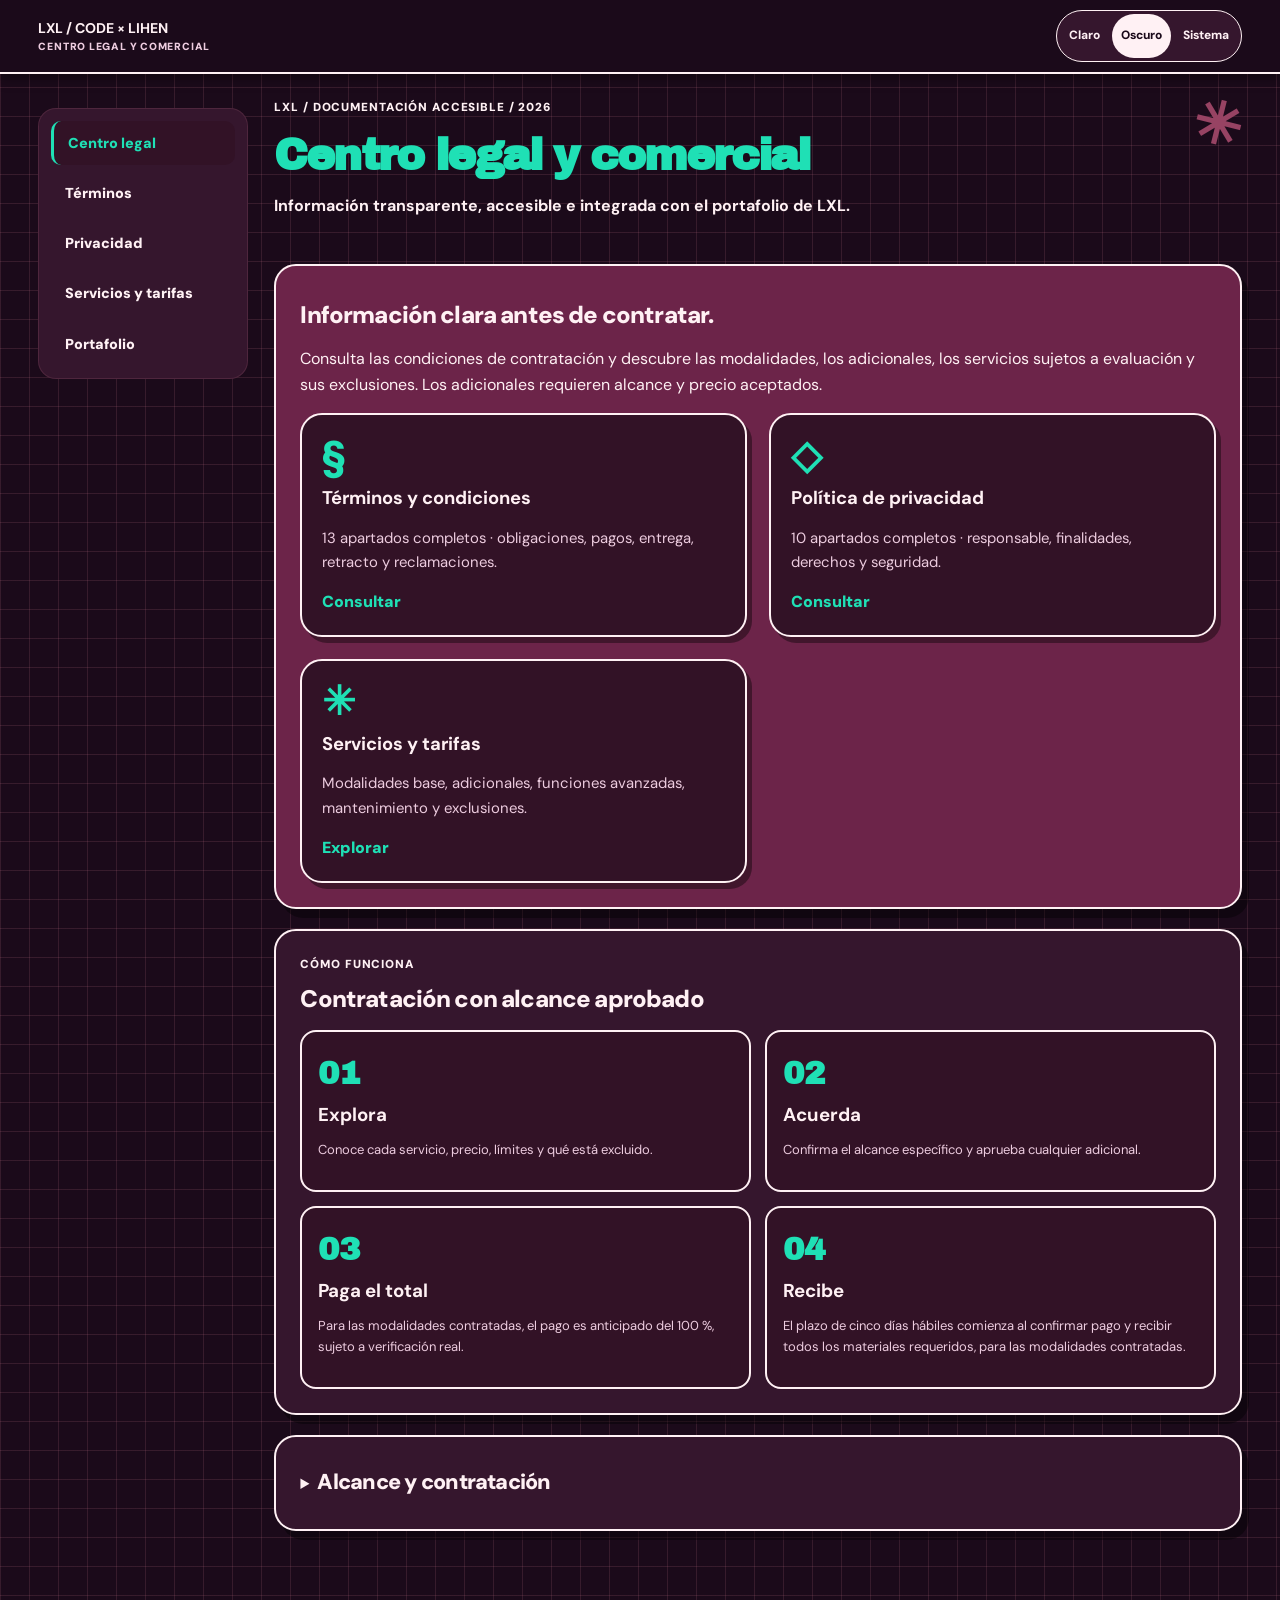
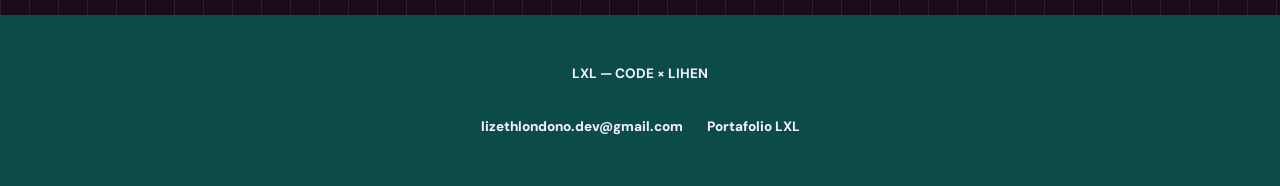
<file: legales/index.html>
<!doctype html><html lang="es" data-theme="dark"><head><meta charset="utf-8"><meta name="viewport" content="width=device-width,initial-scale=1"><meta name="description" content="Información transparente, accesible e integrada con el portafolio de LXL."><title>Centro legal y comercial | LXL — CODE × LIHEN</title><script>(function(){let m=null;try{m=localStorage.getItem('lxl-theme-v2')}catch(e){}m=['light','dark','system'].includes(m)?m:'dark';document.documentElement.dataset.choice=m;document.documentElement.dataset.theme=m==='system'?(matchMedia('(prefers-color-scheme: dark)').matches?'dark':'light'):m})()</script><link rel="stylesheet" href="../assets/portal.css"><meta name="lxl-document-version" content="1.3"><meta name="lxl-catalog-reference" content="V7.5"><meta name="lxl-catalog-status" content="approved"></head><body class="legal-portal texture"><header class="header"><div class="head-wrap"><a class="brand" href="index.html" aria-label="LXL Centro legal"><span><strong>LXL / CODE × LIHEN</strong><small>CENTRO LEGAL Y COMERCIAL</small></span></a><div class="head-actions"><div class="themes" role="group" aria-label="Tema"><button type="button" data-mode="light" aria-pressed="false">Claro</button><button type="button" data-mode="dark" aria-pressed="true">Oscuro</button><button type="button" data-mode="system" aria-pressed="false">Sistema</button></div><button id="mobileToggle" aria-controls="mainNav" aria-expanded="false" class="mobile-toggle" type="button">☰ Menú</button></div></div></header><div class="portal-layout"><aside class="sidebar"><nav id="mainNav" class="navigation" aria-label="Navegación principal"><a href="index.html" aria-current="page">Centro legal</a><a href="terminos-y-condiciones.html">Términos</a><a href="politica-de-privacidad.html">Privacidad</a><a href="servicios-y-tarifas.html">Servicios y tarifas</a><a href="../index.html">Portafolio</a></nav></aside><main id="contenido"><div class="hero"><div class="eyebrow">LXL / DOCUMENTACIÓN ACCESIBLE / 2026</div><h1>Centro legal y comercial</h1><p>Información transparente, accesible e integrada con el portafolio de LXL.</p></div><section class="section intro"><h2>Información clara antes de contratar.</h2><p>Consulta las condiciones de contratación y descubre las modalidades, los adicionales, los servicios sujetos a evaluación y sus exclusiones. Los adicionales requieren alcance y precio aceptados.</p><div class="link-grid"><a class="feature" href="terminos-y-condiciones.html"><span class="feature-icon">§</span><h3>Términos y condiciones</h3><p>13 apartados completos · obligaciones, pagos, entrega, retracto y reclamaciones.</p><span class="more">Consultar</span></a><a class="feature" href="politica-de-privacidad.html"><span class="feature-icon">◇</span><h3>Política de privacidad</h3><p>10 apartados completos · responsable, finalidades, derechos y seguridad.</p><span class="more">Consultar</span></a><a class="feature" href="servicios-y-tarifas.html"><span class="feature-icon">✳</span><h3>Servicios y tarifas</h3><p>Modalidades base, adicionales, funciones avanzadas, mantenimiento y exclusiones.</p><span class="more">Explorar</span></a></div></section><section class="section"><div class="section-tag">CÓMO FUNCIONA</div><h2>Contratación con alcance aprobado</h2><div class="steps"><div><strong>01</strong><h3>Explora</h3><p>Conoce cada servicio, precio, límites y qué está excluido.</p></div><div><strong>02</strong><h3>Acuerda</h3><p>Confirma el alcance específico y aprueba cualquier adicional.</p></div><div><strong>03</strong><h3>Paga el total</h3><p>Para las modalidades contratadas, el pago es anticipado del 100 %, sujeto a verificación real.</p></div><div><strong>04</strong><h3>Recibe</h3><p>El plazo de cinco días hábiles comienza al confirmar pago y recibir todos los materiales requeridos, para las modalidades contratadas.</p></div></div></section><details class="section topic"><summary><h2>Alcance y contratación</h2></summary><p>La propuesta visual de $60.000 del catálogo es un servicio demostrativo distinto de la página web básica de $60.000 de los términos de contratación. Las funciones avanzadas requieren aprobación independiente; un botón de pago o una función ilustrativa no acredita pagos, envíos ni infraestructura productiva.</p></details></main></div><footer><div><b>LXL — CODE × LIHEN</b></div><div><a href="mailto:lizethlondono.dev@gmail.com">lizethlondono.dev@gmail.com</a><a href="../index.html">Portafolio LXL</a></div></footer><script src="../assets/portal.js" defer></script></body></html>
</file>
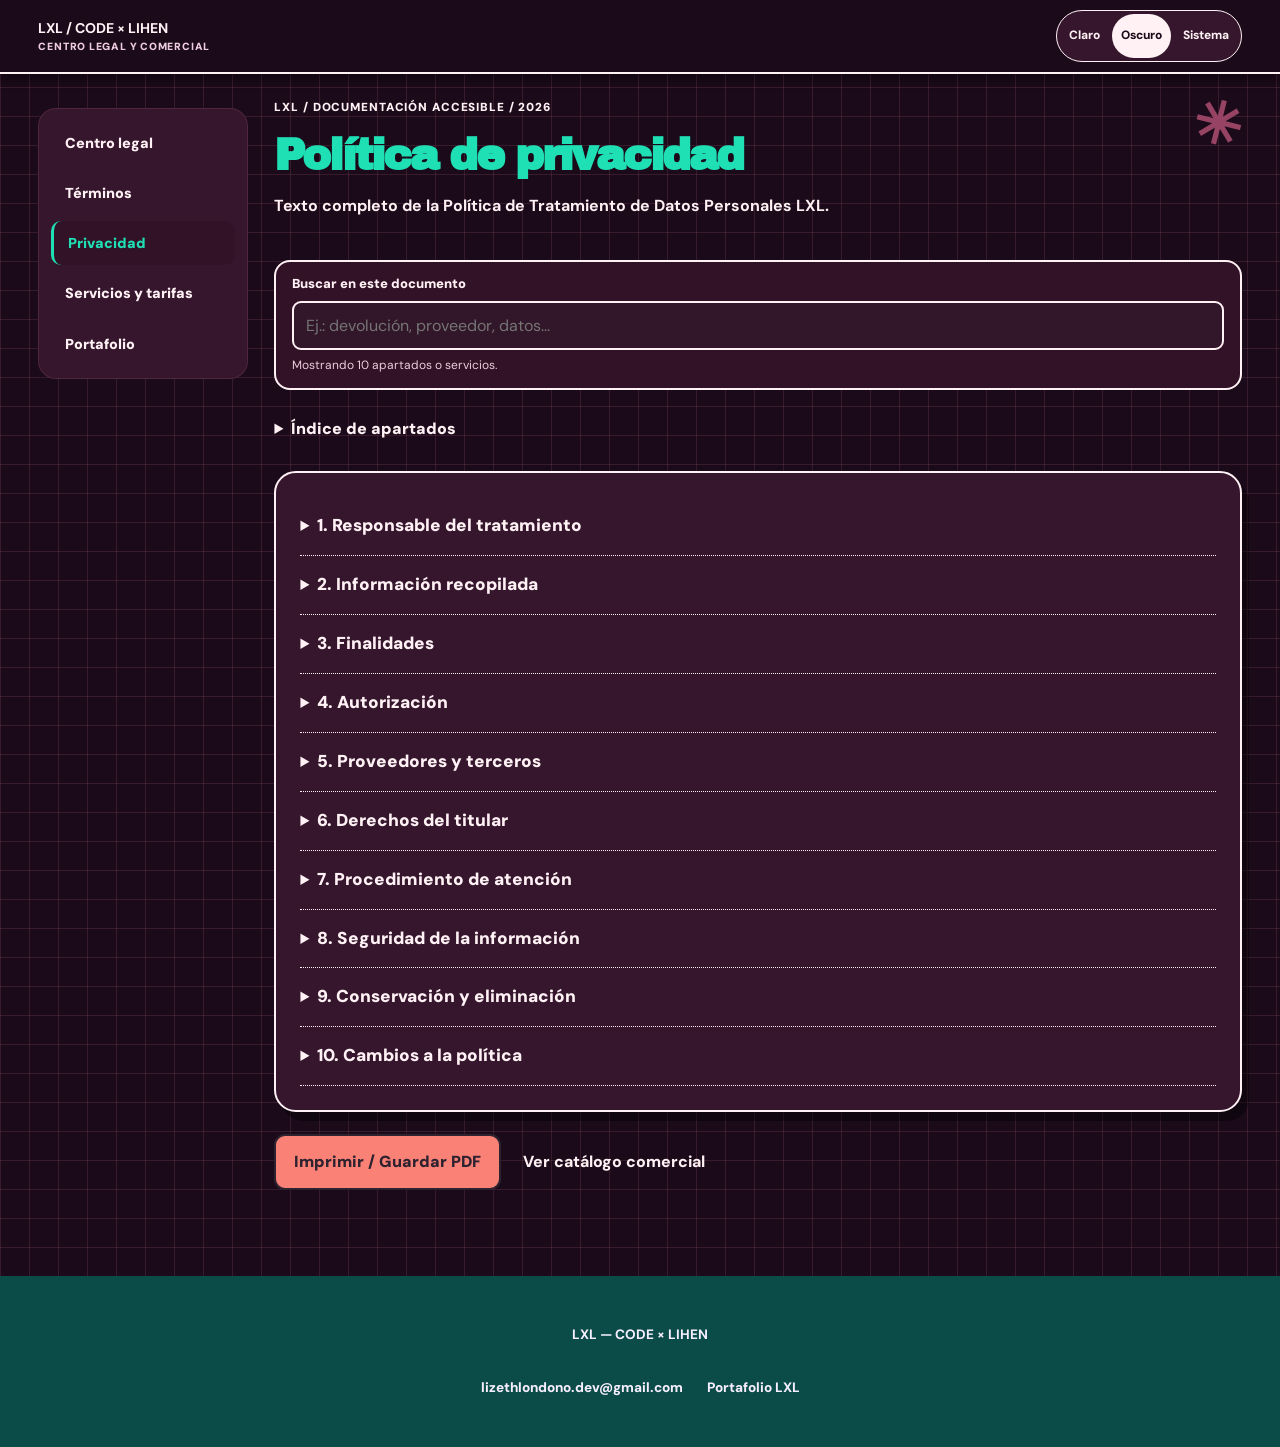
<file: legales/politica-de-privacidad.html>
<!doctype html><html lang="es" data-theme="dark"><head><meta charset="utf-8"><meta name="viewport" content="width=device-width,initial-scale=1"><meta name="description" content="Texto completo de la Política de Tratamiento de Datos Personales LXL."><title>Política de privacidad | LXL — CODE × LIHEN</title><script>(function(){let m=null;try{m=localStorage.getItem('lxl-theme-v2')}catch(e){}m=['light','dark','system'].includes(m)?m:'dark';document.documentElement.dataset.choice=m;document.documentElement.dataset.theme=m==='system'?(matchMedia('(prefers-color-scheme: dark)').matches?'dark':'light'):m})()</script><link rel="stylesheet" href="../assets/portal.css"><meta name="lxl-document-version" content="1.3"><meta name="lxl-catalog-reference" content="V7.5"><meta name="lxl-catalog-status" content="approved"><meta name="lxl-source-date" content="2026-11-13"><meta name="lxl-source-sha256" content="135a147b5273f4342c4cf0224d101989f7fce572e662f4930533d2a698a991ff"></head><body class="legal-portal texture"><header class="header"><div class="head-wrap"><a class="brand" href="index.html" aria-label="LXL Centro legal"><span><strong>LXL / CODE × LIHEN</strong><small>CENTRO LEGAL Y COMERCIAL</small></span></a><div class="head-actions"><div class="themes" role="group" aria-label="Tema"><button type="button" data-mode="light" aria-pressed="false">Claro</button><button type="button" data-mode="dark" aria-pressed="true">Oscuro</button><button type="button" data-mode="system" aria-pressed="false">Sistema</button></div><button id="mobileToggle" aria-controls="mainNav" aria-expanded="false" class="mobile-toggle" type="button">☰ Menú</button></div></div></header><div class="portal-layout"><aside class="sidebar"><nav id="mainNav" class="navigation" aria-label="Navegación principal"><a href="index.html">Centro legal</a><a href="terminos-y-condiciones.html">Términos</a><a href="politica-de-privacidad.html" aria-current="page">Privacidad</a><a href="servicios-y-tarifas.html">Servicios y tarifas</a><a href="../index.html">Portafolio</a></nav></aside><main id="contenido"><div class="hero"><div class="eyebrow">LXL / DOCUMENTACIÓN ACCESIBLE / 2026</div><h1>Política de privacidad</h1><p>Texto completo de la Política de Tratamiento de Datos Personales LXL.</p></div><div class="search-wrap"><label for="legalSearch">Buscar en este documento</label><input id="legalSearch" type="search" placeholder="Ej.: devolución, proveedor, datos..." autocomplete="off"><p id="searchStatus" role="status" aria-live="polite"></p></div><details class="toc-toggle"><summary>Índice de apartados</summary><nav class="toc" aria-label="Índice del documento"><h2>Contenido del documento</h2><a href="#apartado-1">1. Responsable del tratamiento</a><a href="#apartado-2">2. Información recopilada</a><a href="#apartado-3">3. Finalidades</a><a href="#apartado-4">4. Autorización</a><a href="#apartado-5">5. Proveedores y terceros</a><a href="#apartado-6">6. Derechos del titular</a><a href="#apartado-7">7. Procedimiento de atención</a><a href="#apartado-8">8. Seguridad de la información</a><a href="#apartado-9">9. Conservación y eliminación</a><a href="#apartado-10">10. Cambios a la política</a></nav></details><article class="section legal-text"><details class="clause" id="apartado-1" data-searchable><summary><h2>1. Responsable del tratamiento</h2></summary><div class="verbatim">Responsable: Lina Lizeth Londoño Marín, persona natural.

Marca comercial: LXL — CODE × LIHEN.

Domicilio y canales de atención: Calle 90 # 26g3-4, Cali, Valle del Cauca, Colombia. Atención:
lizethlondono.dev@gmail.com y WhatsApp +57 305 894 7808.

Correo para solicitudes de privacidad: lizethlondono.dev@gmail.com.</div></details><details class="clause" id="apartado-2" data-searchable><summary><h2>2. Información recopilada</h2></summary><div class="verbatim">Durante las solicitudes de contratación se podrán recopilar únicamente los datos necesarios, tales como:

• Nombre del cliente.
•  Correo electrónico.
• Número de teléfono o WhatsApp.
•  Servicio solicitado.
•  Información necesaria para desarrollar el proyecto.
•  Referencia, valor y estado de la transacción, cuando exista una integración de pagos habilitada.
•  Constancia de aceptación de condiciones y autorización del tratamiento de datos.

LXL no solicitará claves bancarias ni datos completos de tarjetas mediante su portafolio.</div></details><details class="clause" id="apartado-3" data-searchable><summary><h2>3. Finalidades</h2></summary><div class="verbatim">Los datos personales se utilizarán para:

•  Atender solicitudes comerciales.
•  Preparar cotizaciones y gestionar contrataciones.
•  Confirmar pagos mediante proveedores autorizados.
•  Contactar al cliente sobre su proyecto.
•  Solicitar los materiales necesarios.
•  Gestionar el desarrollo y la entrega.
•  Atender solicitudes, reclamaciones y devoluciones.
•  Cumplir obligaciones legales aplicables.

El envío de publicidad o promociones requerirá la autorización correspondiente cuando sea exigible y no se
presumirá por contratar un servicio.</div></details><details class="clause" id="apartado-4" data-searchable><summary><h2>4. Autorización</h2></summary><div class="verbatim">LXL solicitará autorización previa, expresa e informada cuando corresponda.

La autorización de tratamiento de datos será independiente de la aceptación de los términos comerciales.

Las casillas de autorización no estarán seleccionadas por defecto.</div></details><details class="clause" id="apartado-5" data-searchable><summary><h2>5. Proveedores y terceros</h2></summary><div class="verbatim">Para prestar sus servicios, LXL podrá utilizar proveedores tecnológicos y de pagos que intervengan
efectivamente en el proceso contratado.

Entre los proveedores previstos se encuentran Wompi y, para proyectos compatibles, GitHub Pages.

La incorporación de otros servicios, incluidos proveedores de mensajería y almacenamiento, se documentará
antes de su utilización con datos personales.

Cada tratamiento o transmisión de información deberá respetar las condiciones aplicables.</div></details><details class="clause" id="apartado-6" data-searchable><summary><h2>6. Derechos del titular</h2></summary><div class="verbatim">Los titulares podrán ejercer sus derechos legales, incluidos:

•  Conocer sus datos personales.
•  Solicitar su actualización o corrección.
•  Obtener información sobre el tratamiento.
•  Solicitar la supresión o revocar la autorización cuando proceda.
•  Presentar reclamaciones ante las autoridades competentes en los casos previstos por la ley.</div></details><details class="clause" id="apartado-7" data-searchable><summary><h2>7. Procedimiento de atención</h2></summary><div class="verbatim">Las solicitudes relacionadas con datos personales podrán presentarse mediante:
lizethlondono.dev@gmail.com.

LXL verificará la legitimación del solicitante y atenderá la petición conforme a los procedimientos y plazos
legales aplicables.</div></details><details class="clause" id="apartado-8" data-searchable><summary><h2>8. Seguridad de la información</h2></summary><div class="verbatim">LXL adoptará medidas razonables de seguridad y acceso restringido para proteger la información personal.

Los datos de contratación no deberán publicarse en repositorios públicos, archivos JavaScript accesibles ni
direcciones web que expongan información privada.

Los secretos técnicos y credenciales se mantendrán fuera del código público.</div></details><details class="clause" id="apartado-9" data-searchable><summary><h2>9. Conservación y eliminación</h2></summary><div class="verbatim">Los datos personales se conservarán únicamente durante el tiempo necesario para cumplir las finalidades
informadas y las obligaciones legales aplicables. Los registros contractuales y de pagos se conservarán
durante los plazos legalmente exigibles.

Cuando proceda, los datos serán eliminados o tratados conforme a los derechos del titular y las obligaciones
legales vigentes.</div></details><details class="clause" id="apartado-10" data-searchable><summary><h2>10. Cambios a la política</h2></summary><div class="verbatim">LXL podrá actualizar esta política por razones operativas, técnicas o normativas.

La versión vigente deberá permanecer disponible para consulta de los titulares.</div></details></article><div class="actionline"><button type="button" class="print-button" onclick="window.print()">Imprimir / Guardar PDF</button><a href="servicios-y-tarifas.html">Ver catálogo comercial</a></div></main></div><footer><div><b>LXL — CODE × LIHEN</b></div><div><a href="mailto:lizethlondono.dev@gmail.com">lizethlondono.dev@gmail.com</a><a href="../index.html">Portafolio LXL</a></div></footer><script src="../assets/portal.js" defer></script></body></html>
</file>
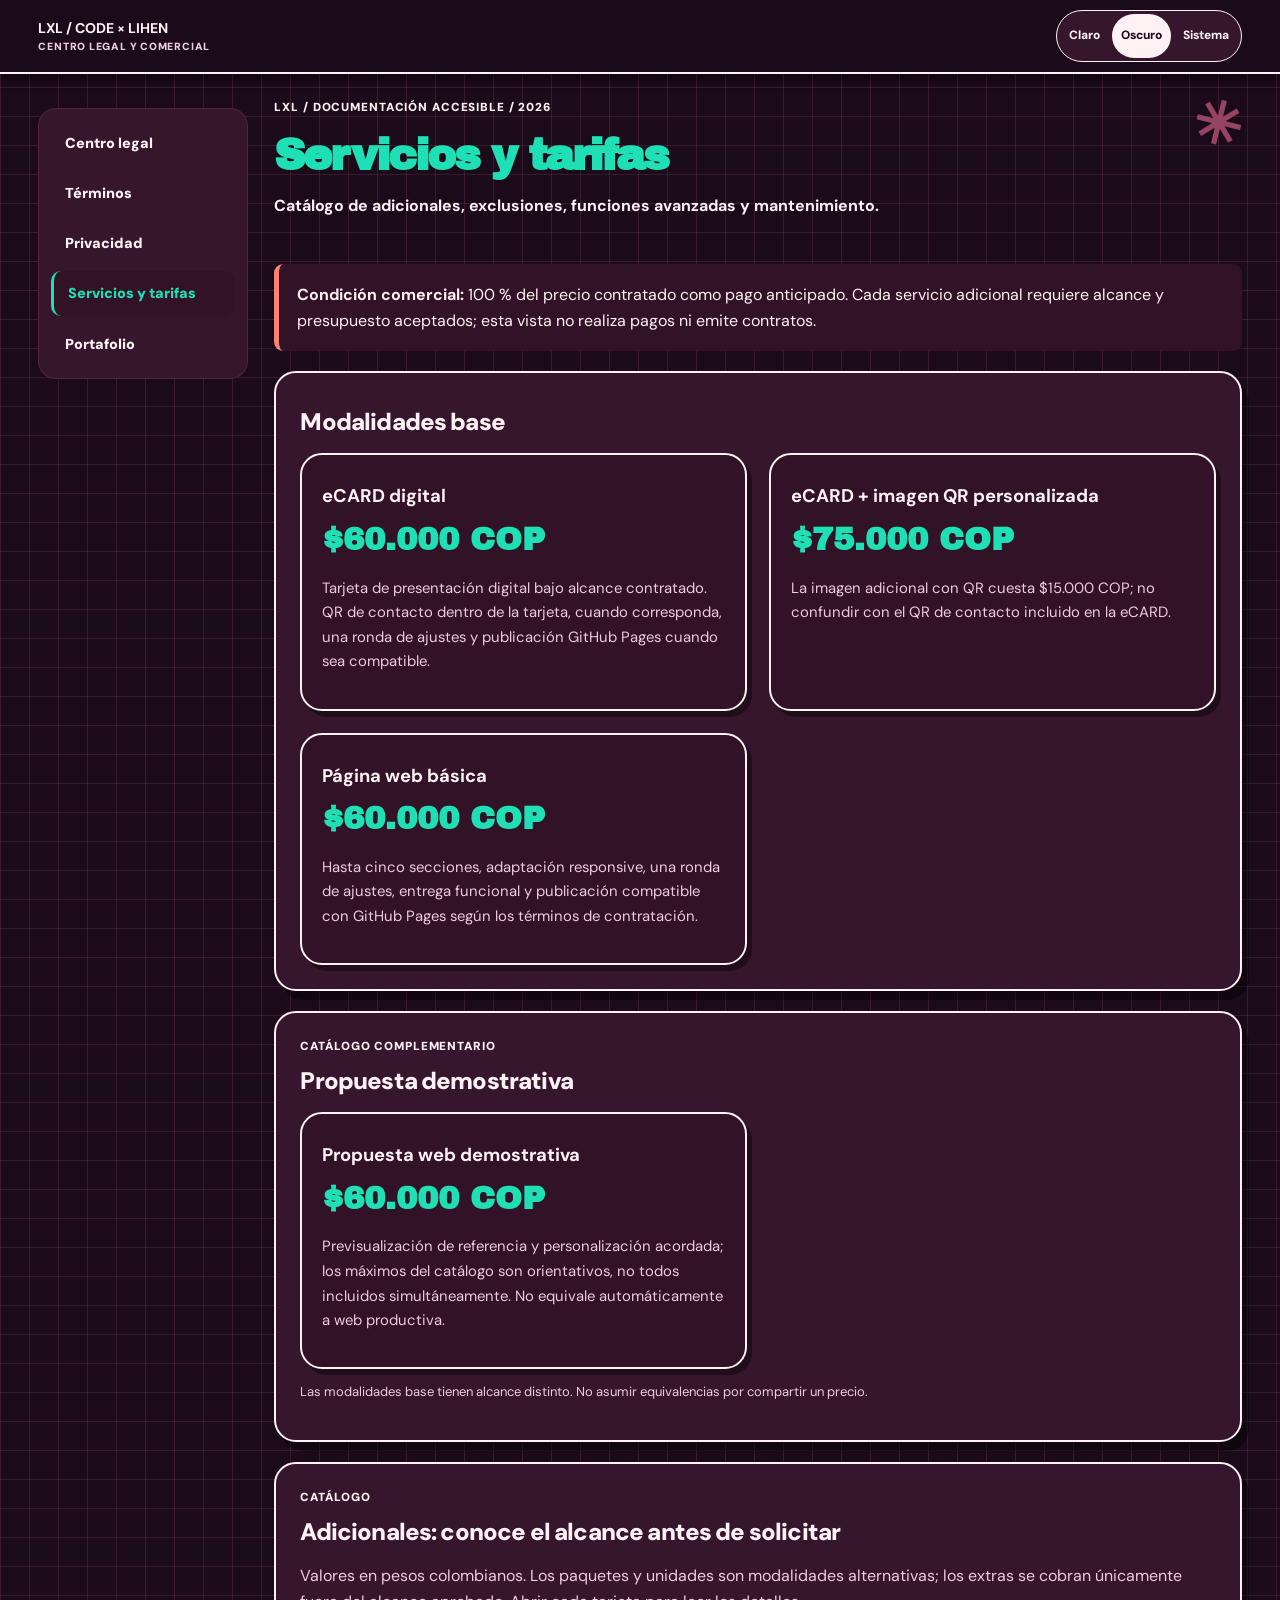
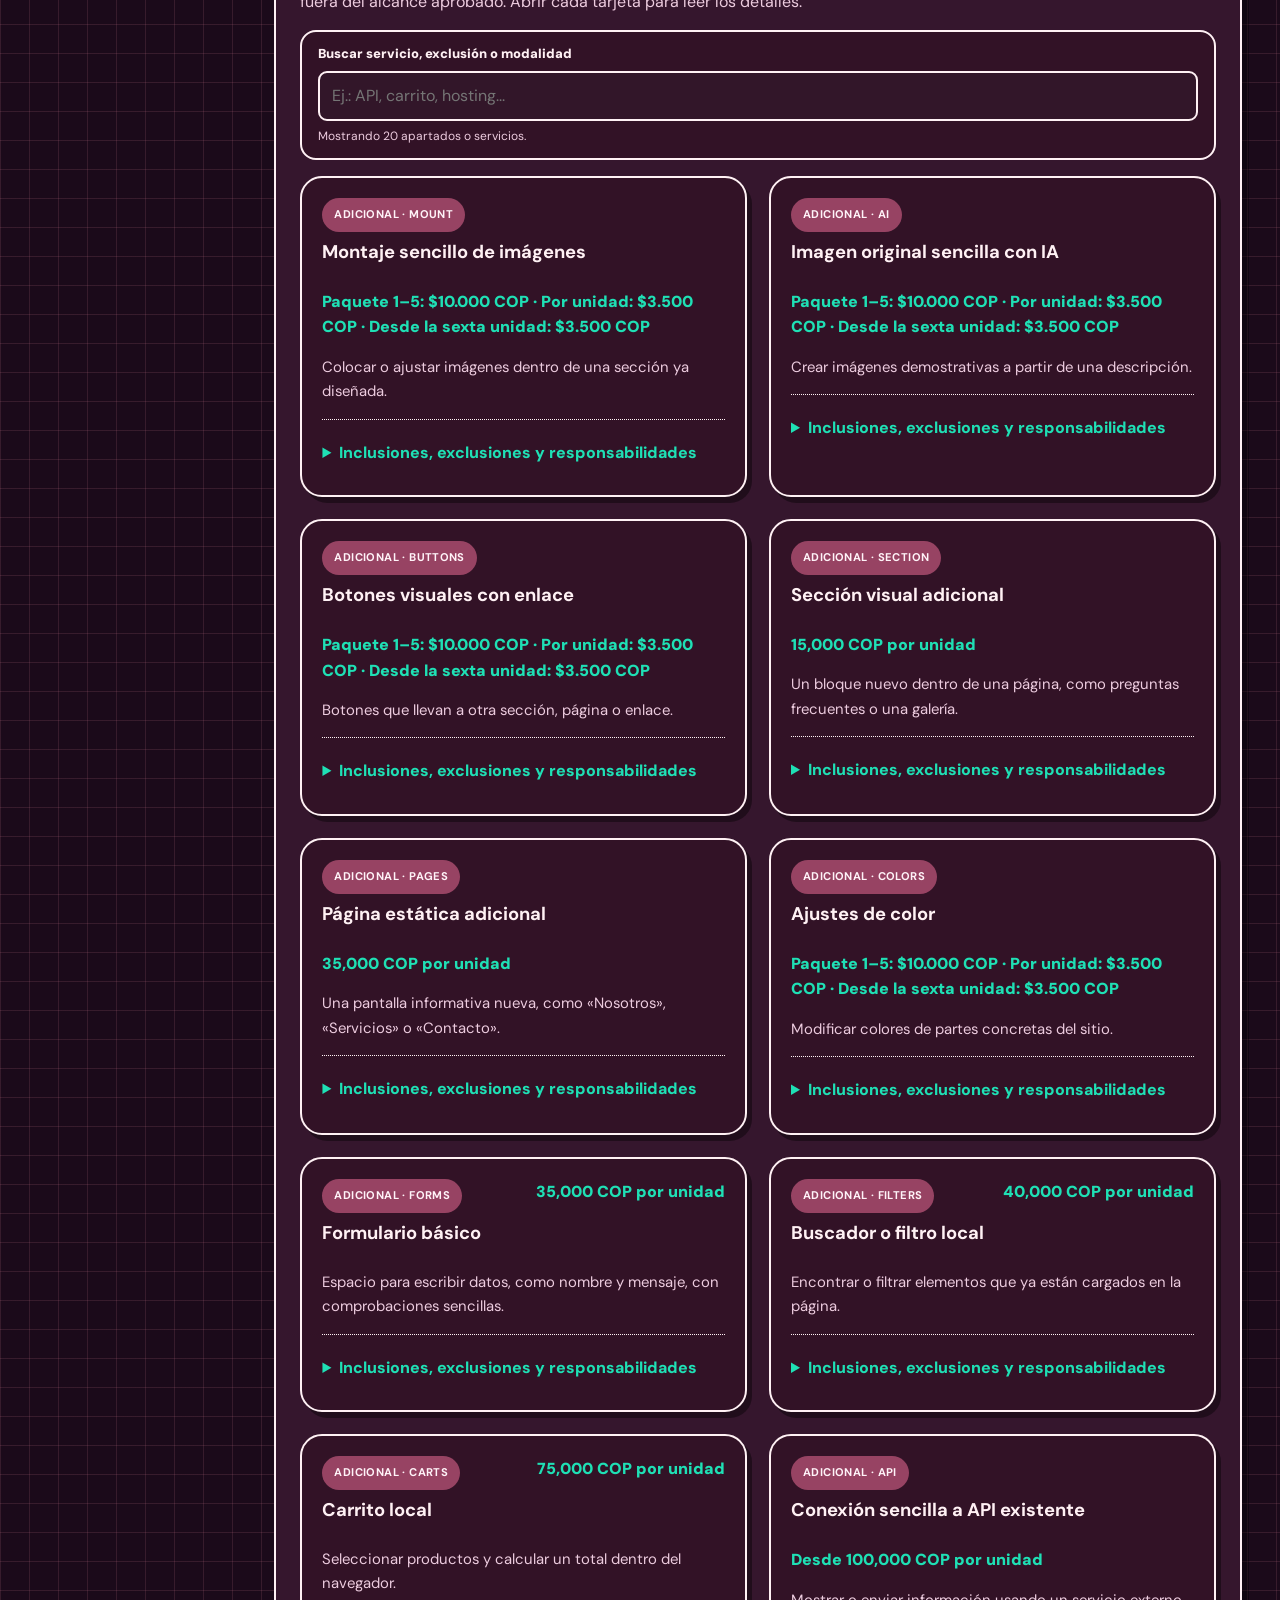
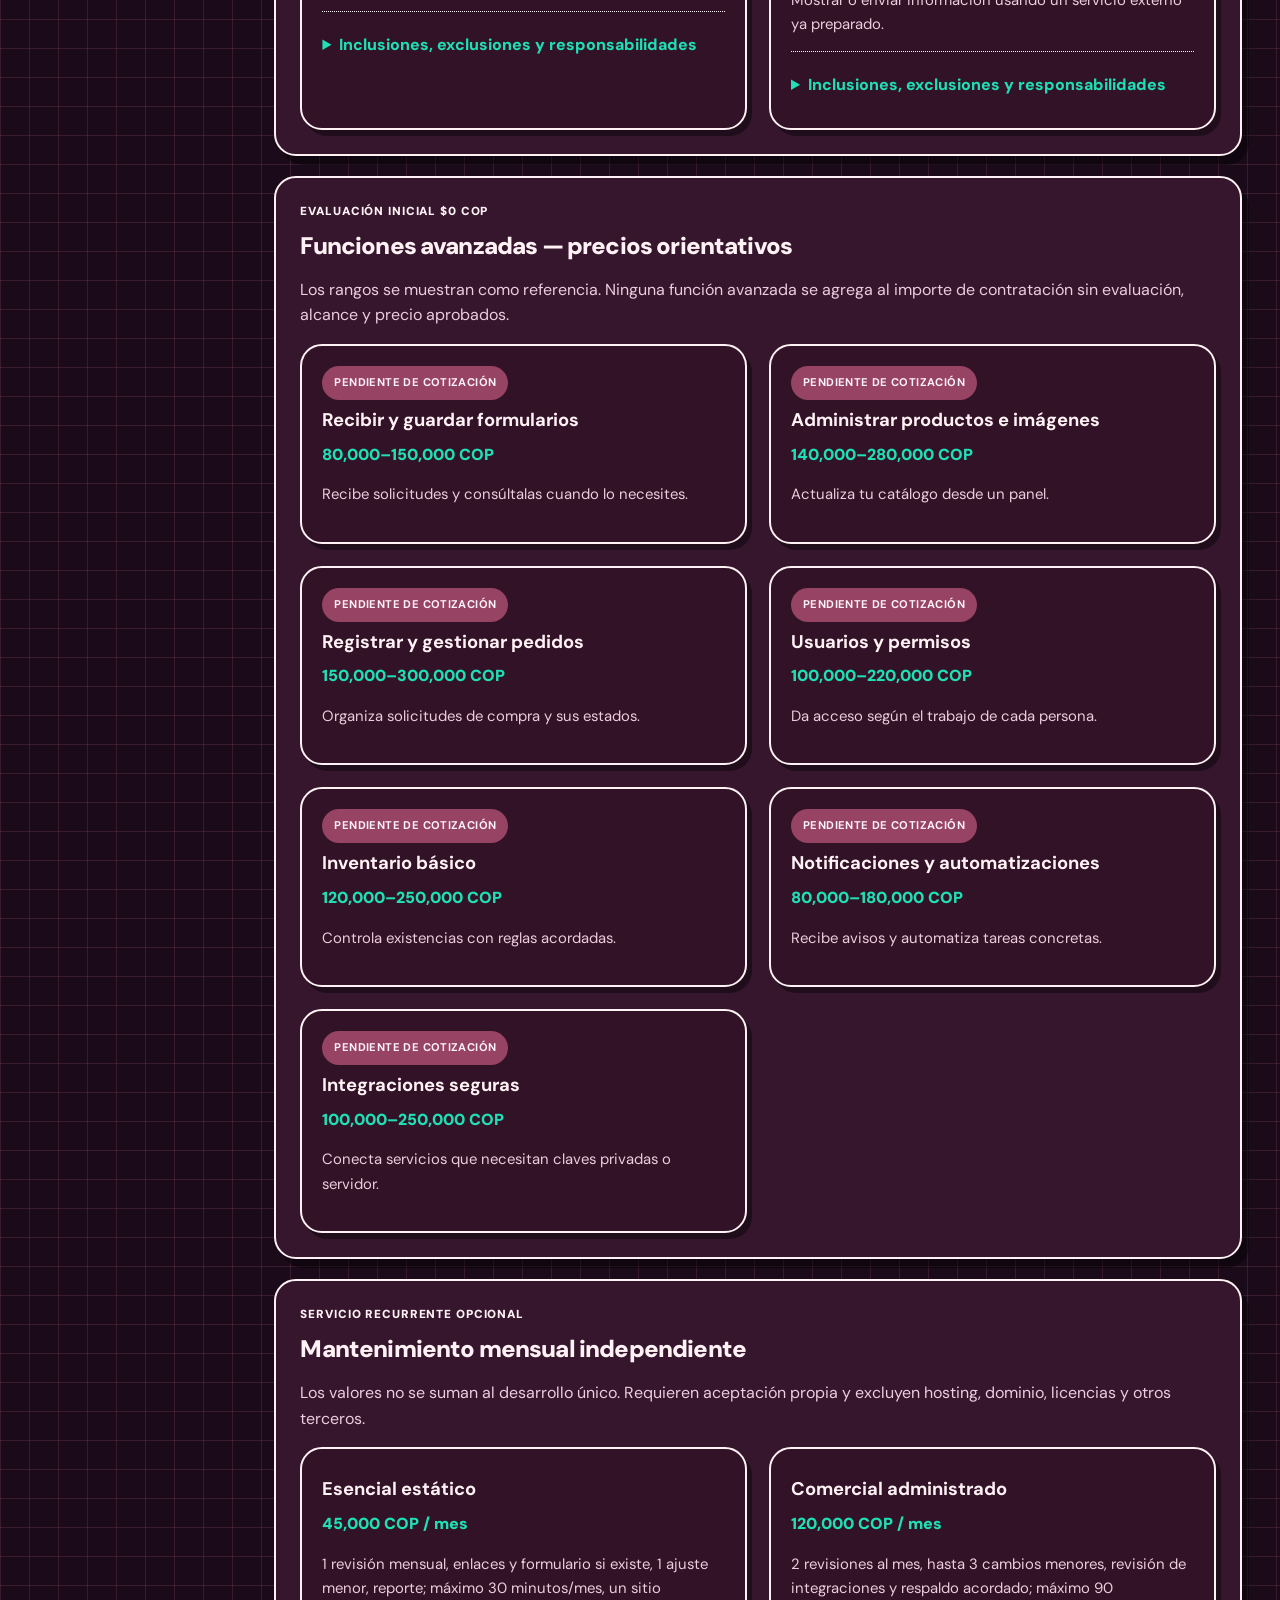
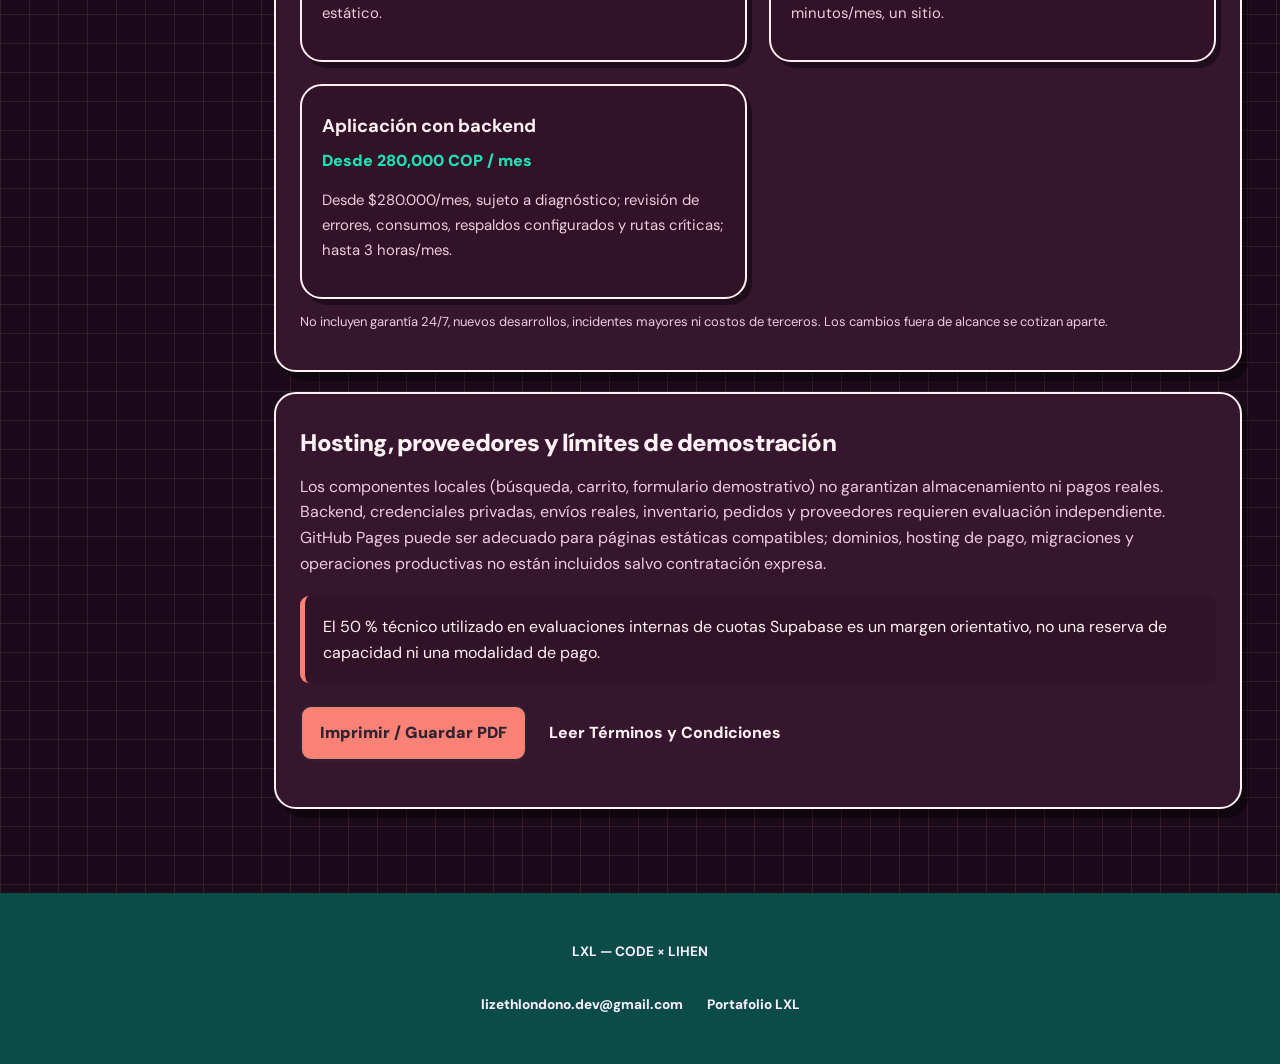
<file: legales/servicios-y-tarifas.html>
<!doctype html><html lang="es" data-theme="dark"><head><meta charset="utf-8"><meta name="viewport" content="width=device-width,initial-scale=1"><meta name="description" content="Catálogo de adicionales, exclusiones, funciones avanzadas y mantenimiento."><title>Servicios y tarifas | LXL — CODE × LIHEN</title><script>(function(){let m=null;try{m=localStorage.getItem('lxl-theme-v2')}catch(e){}m=['light','dark','system'].includes(m)?m:'dark';document.documentElement.dataset.choice=m;document.documentElement.dataset.theme=m==='system'?(matchMedia('(prefers-color-scheme: dark)').matches?'dark':'light'):m})()</script><link rel="stylesheet" href="../assets/portal.css"><meta name="lxl-document-version" content="1.3"><meta name="lxl-catalog-reference" content="V7.5"><meta name="lxl-catalog-status" content="approved"></head><body class="legal-portal texture"><header class="header"><div class="head-wrap"><a class="brand" href="index.html" aria-label="LXL Centro legal"><span><strong>LXL / CODE × LIHEN</strong><small>CENTRO LEGAL Y COMERCIAL</small></span></a><div class="head-actions"><div class="themes" role="group" aria-label="Tema"><button type="button" data-mode="light" aria-pressed="false">Claro</button><button type="button" data-mode="dark" aria-pressed="true">Oscuro</button><button type="button" data-mode="system" aria-pressed="false">Sistema</button></div><button id="mobileToggle" aria-controls="mainNav" aria-expanded="false" class="mobile-toggle" type="button">☰ Menú</button></div></div></header><div class="portal-layout"><aside class="sidebar"><nav id="mainNav" class="navigation" aria-label="Navegación principal"><a href="index.html">Centro legal</a><a href="terminos-y-condiciones.html">Términos</a><a href="politica-de-privacidad.html">Privacidad</a><a href="servicios-y-tarifas.html" aria-current="page">Servicios y tarifas</a><a href="../index.html">Portafolio</a></nav></aside><main id="contenido"><div class="hero"><div class="eyebrow">LXL / DOCUMENTACIÓN ACCESIBLE / 2026</div><h1>Servicios y tarifas</h1><p>Catálogo de adicionales, exclusiones, funciones avanzadas y mantenimiento.</p></div><div class="notice"><strong>Condición comercial:</strong> 100 % del precio contratado como pago anticipado. Cada servicio adicional requiere alcance y presupuesto aceptados; esta vista no realiza pagos ni emite contratos.</div><section class="section"><h2>Modalidades base</h2><div class="link-grid"><article class="feature"><h3>eCARD digital</h3><div class="big-price">$60.000 COP</div><p>Tarjeta de presentación digital bajo alcance contratado. QR de contacto dentro de la tarjeta, cuando corresponda, una ronda de ajustes y publicación GitHub Pages cuando sea compatible.</p></article><article class="feature"><h3>eCARD + imagen QR personalizada</h3><div class="big-price">$75.000 COP</div><p>La imagen adicional con QR cuesta $15.000 COP; no confundir con el QR de contacto incluido en la eCARD.</p></article><article class="feature"><h3>Página web básica</h3><div class="big-price">$60.000 COP</div><p>Hasta cinco secciones, adaptación responsive, una ronda de ajustes, entrega funcional y publicación compatible con GitHub Pages según los términos de contratación.</p></article></div></section><section class="section"><div class="section-tag">CATÁLOGO COMPLEMENTARIO</div><h2>Propuesta demostrativa</h2><div class="link-grid"><article class="feature"><h3>Propuesta web demostrativa</h3><div class="big-price">$60.000 COP</div><p>Previsualización de referencia y personalización acordada; los máximos del catálogo son orientativos, no todos incluidos simultáneamente. No equivale automáticamente a web productiva.</p></article></div><p class="fine">Las modalidades base tienen alcance distinto. No asumir equivalencias por compartir un precio.</p></section><section class="section"><div class="section-tag">CATÁLOGO</div><h2>Adicionales: conoce el alcance antes de solicitar</h2><p>Valores en pesos colombianos. Los paquetes y unidades son modalidades alternativas; los extras se cobran únicamente fuera del alcance aprobado. Abrir cada tarjeta para leer los detalles.</p><div class="search-wrap"><label for="catalogSearch">Buscar servicio, exclusión o modalidad</label><input id="catalogSearch" type="search" placeholder="Ej.: API, carrito, hosting..." autocomplete="off"><p id="searchStatus" role="status" aria-live="polite"></p></div><div class="cards-grid"><article class="service-card" id="servicio-mount" data-searchable><div class="card-upper"><div><span class="pill">ADICIONAL · MOUNT</span><h3>Montaje sencillo de imágenes</h3></div><b class="tag-price">Paquete 1–5: $10.000 COP · Por unidad: $3.500 COP · Desde la sexta unidad: $3.500 COP</b></div><p>Colocar o ajustar imágenes dentro de una sección ya diseñada.</p><details class="expanded"><summary>Inclusiones, exclusiones y responsabilidades</summary><div class="detail-grid"><div><h4>Incluye</h4><p>Hasta cinco imágenes con ajustes sencillos de tamaño, encuadre y ubicación.</p></div><div><h4>No incluye</h4><p>Fotografía profesional, retoque complejo o creación de una campaña.</p></div></div><p><b>Justificación:</b> Se cobra por preparar y acomodar cada recurso para que se vea bien en la página.</p><h4>Exclusiones desarrolladas</h4><details class="exclusion"><summary>Fotografía profesional</summary><p>El cliente aporta fotografías o contrata fotógrafo; LXL solo incorpora archivos dentro del alcance.</p><p><b>Responsable:</b> Cliente / fotógrafo; LXL si integra</p><p><b>Costo:</b> Según proveedor; integración adicional solo si no está incluida.</p></details><details class="exclusion"><summary>Retoque complejo</summary><p>Composición, restauración o recorte avanzado de imágenes.</p><p><b>Responsable:</b> LXL o diseñador externo</p><p><b>Costo:</b> Sujeto a evaluación.</p></details><details class="exclusion"><summary>Campaña visual</summary><p>Concepto y piezas para una campaña comercial, distinto de montar imágenes.</p><p><b>Responsable:</b> Cliente / LXL si se contrata</p><p><b>Costo:</b> Sujeto a evaluación.</p></details></details></article><article class="service-card" id="servicio-ai" data-searchable><div class="card-upper"><div><span class="pill">ADICIONAL · AI</span><h3>Imagen original sencilla con IA</h3></div><b class="tag-price">Paquete 1–5: $10.000 COP · Por unidad: $3.500 COP · Desde la sexta unidad: $3.500 COP</b></div><p>Crear imágenes demostrativas a partir de una descripción.</p><details class="expanded"><summary>Inclusiones, exclusiones y responsabilidades</summary><div class="detail-grid"><div><h4>Incluye</h4><p>De una a cinco imágenes de concepto sencillo, con un ajuste básico por imagen.</p></div><div><h4>No incluye</h4><p>Derechos sobre marcas ajenas, sesiones fotográficas o revisiones ilimitadas.</p></div></div><p><b>Justificación:</b> Incluye preparación de instrucciones, generación, selección y ajuste básico.</p><h4>Exclusiones desarrolladas</h4><details class="exclusion"><summary>Uso de marcas y derechos de terceros</summary><p>Requiere autorización del titular; pagar no concede derechos sobre marcas ajenas.</p><p><b>Responsable:</b> Cliente / titular de derechos</p><p><b>Costo:</b> No se oferta como compra de derechos.</p></details><details class="exclusion"><summary>Sesión fotográfica</summary><p>Fotografía real de productos o personas; servicio separado de generación IA.</p><p><b>Responsable:</b> Cliente / fotógrafo</p><p><b>Costo:</b> Según proveedor.</p></details><details class="exclusion"><summary>Revisiones extraordinarias</summary><p>Iteraciones que exceden el ajuste básico por imagen ya contratado.</p><p><b>Responsable:</b> LXL si se solicita</p><p><b>Costo:</b> Sujeto a evaluación; ajustes incluidos no se cobran de nuevo.</p></details></details></article><article class="service-card" id="servicio-buttons" data-searchable><div class="card-upper"><div><span class="pill">ADICIONAL · BUTTONS</span><h3>Botones visuales con enlace</h3></div><b class="tag-price">Paquete 1–5: $10.000 COP · Por unidad: $3.500 COP · Desde la sexta unidad: $3.500 COP</b></div><p>Botones que llevan a otra sección, página o enlace.</p><details class="expanded"><summary>Inclusiones, exclusiones y responsabilidades</summary><div class="detail-grid"><div><h4>Incluye</h4><p>De uno a cinco botones con apariencia acorde al diseño y enlaces proporcionados.</p></div><div><h4>No incluye</h4><p>Procesar pagos, guardar pedidos o ejecutar funciones complejas.</p></div></div><p><b>Justificación:</b> Se cobra por su diseño, ubicación, adaptación al móvil y comprobación del enlace.</p><h4>Exclusiones desarrolladas</h4><details class="exclusion"><summary>Botón para cobros reales</summary><p>Un botón visual no incluye conexión ni procesamiento de pagos.</p><p><b>Responsable:</b> Cliente, pasarela y LXL si integra</p><p><b>Costo:</b> Integración pendiente de evaluación; comisiones externas.</p></details><details class="exclusion"><summary>Registro de pedidos</summary><p>Guardar pedidos requiere destino o integración adicional.</p><p><b>Responsable:</b> LXL y cliente</p><p><b>Costo:</b> Sujeto a evaluación; evitar duplicar otro módulo.</p></details><details class="exclusion"><summary>Lógica compleja</summary><p>Acciones con validaciones, reglas o backend fuera de un enlace simple.</p><p><b>Responsable:</b> LXL si se contrata</p><p><b>Costo:</b> Sujeto a evaluación.</p></details></details></article><article class="service-card" id="servicio-section" data-searchable><div class="card-upper"><div><span class="pill">ADICIONAL · SECTION</span><h3>Sección visual adicional</h3></div><b class="tag-price">15,000 COP por unidad</b></div><p>Un bloque nuevo dentro de una página, como preguntas frecuentes o una galería.</p><details class="expanded"><summary>Inclusiones, exclusiones y responsabilidades</summary><div class="detail-grid"><div><h4>Incluye</h4><p>Estructura y estilos de una sección sencilla. El uso de recursos previamente contratados no cambia la tarifa base de esta sección; los elementos nuevos se cotizan aparte.</p></div><div><h4>No incluye</h4><p>Imágenes o botones nuevos no contratados, lógica de servidor o secciones de complejidad especial.</p></div></div><p><b>Justificación:</b> Una sección requiere distribución de contenido, diseño y adaptación a diferentes pantallas.</p><h4>Exclusiones desarrolladas</h4><details class="exclusion"><summary>Imágenes o botones nuevos</summary><p>Solo cobrar recursos nuevos no incluidos en otra parte del contrato.</p><p><b>Responsable:</b> Cliente aporta; LXL monta</p><p><b>Costo:</b> Tarifas existentes si aplican, evitando doble cobro.</p></details><details class="exclusion"><summary>Lógica de servidor</summary><p>Procesamiento y almacenamiento fuera del bloque visual.</p><p><b>Responsable:</b> LXL / proveedor</p><p><b>Costo:</b> Sujeto a evaluación.</p></details><details class="exclusion"><summary>Sección especial</summary><p>Animaciones o componentes avanzados fuera de sección sencilla.</p><p><b>Responsable:</b> LXL</p><p><b>Costo:</b> Sujeto a evaluación.</p></details></details></article><article class="service-card" id="servicio-pages" data-searchable><div class="card-upper"><div><span class="pill">ADICIONAL · PAGES</span><h3>Página estática adicional</h3></div><b class="tag-price">35,000 COP por unidad</b></div><p>Una pantalla informativa nueva, como «Nosotros», «Servicios» o «Contacto».</p><details class="expanded"><summary>Inclusiones, exclusiones y responsabilidades</summary><div class="detail-grid"><div><h4>Incluye</h4><p>Una página sencilla con texto, estructura, navegación y diseño adaptable.</p></div><div><h4>No incluye</h4><p>Tienda completa, cuentas de usuario, administración de contenidos o múltiples funcionalidades.</p></div></div><p><b>Justificación:</b> Se crea una pantalla completa y se conecta a la navegación del sitio.</p><h4>Exclusiones desarrolladas</h4><details class="exclusion"><summary>Tienda productiva</summary><p>Una página informativa no procesa compras ni pedidos por sí sola.</p><p><b>Responsable:</b> LXL, cliente y proveedores</p><p><b>Costo:</b> Requiere diagnóstico.</p></details><details class="exclusion"><summary>Cuentas de usuario</summary><p>Registro, acceso y permisos solo si se justifican.</p><p><b>Responsable:</b> LXL / cliente</p><p><b>Costo:</b> Sujeto a evaluación.</p></details><details class="exclusion"><summary>Administración de contenidos</summary><p>Panel para editar la página sin tocar código.</p><p><b>Responsable:</b> LXL / cliente</p><p><b>Costo:</b> Sujeto a evaluación.</p></details><details class="exclusion"><summary>Funciones múltiples</summary><p>Otros módulos independientes de la nueva página estática.</p><p><b>Responsable:</b> LXL</p><p><b>Costo:</b> Según funcionalidades no contratadas.</p></details></details></article><article class="service-card" id="servicio-colors" data-searchable><div class="card-upper"><div><span class="pill">ADICIONAL · COLORS</span><h3>Ajustes de color</h3></div><b class="tag-price">Paquete 1–5: $10.000 COP · Por unidad: $3.500 COP · Desde la sexta unidad: $3.500 COP</b></div><p>Modificar colores de partes concretas del sitio.</p><details class="expanded"><summary>Inclusiones, exclusiones y responsabilidades</summary><div class="detail-grid"><div><h4>Incluye</h4><p>Entre uno y cinco cambios puntuales de color. Desde el sexto, $3.500 cada uno.</p></div><div><h4>No incluye</h4><p>Rediseño total de la identidad, logotipo o reconstrucción completa de componentes.</p></div></div><p><b>Justificación:</b> Se revisa el contraste y la consistencia para que los nuevos colores sigan siendo legibles.</p><h4>Exclusiones desarrolladas</h4><details class="exclusion"><summary>Rediseño de identidad</summary><p>Una nueva marca o logotipo no es un ajuste puntual de color.</p><p><b>Responsable:</b> Cliente / diseñador / LXL</p><p><b>Costo:</b> Sujeto a evaluación.</p></details><details class="exclusion"><summary>Modificación de logotipo</summary><p>Usar y alterar el logotipo requiere autorización y alcance especial.</p><p><b>Responsable:</b> Cliente / titular / LXL</p><p><b>Costo:</b> Sujeto a evaluación.</p></details><details class="exclusion"><summary>Reconstrucción de componentes</summary><p>Cambios estructurales fuera de reemplazar colores.</p><p><b>Responsable:</b> LXL</p><p><b>Costo:</b> Sujeto a evaluación.</p></details></details></article><article class="service-card" id="servicio-forms" data-searchable><div class="card-upper"><div><span class="pill">ADICIONAL · FORMS</span><h3>Formulario básico</h3></div><b class="tag-price">35,000 COP por unidad</b></div><p>Espacio para escribir datos, como nombre y mensaje, con comprobaciones sencillas.</p><details class="expanded"><summary>Inclusiones, exclusiones y responsabilidades</summary><div class="detail-grid"><div><h4>Incluye</h4><p>Campos básicos, avisos de datos faltantes y destino ya existente y definido.</p></div><div><h4>No incluye</h4><p>Crear servidor, almacenar datos, automatizaciones, sistemas de correo o protección avanzada.</p></div></div><p><b>Justificación:</b> No es solo dibujar casillas: hay que comprobar entradas y manejar errores.</p><h4>Exclusiones desarrolladas</h4><details class="exclusion"><summary>Servidor o destino de datos</summary><p>Crear un servicio para recibir formularios es distinto de validar campos localmente.</p><p><b>Responsable:</b> LXL / proveedor</p><p><b>Costo:</b> Sujeto a evaluación.</p></details><details class="exclusion"><summary>Almacenamiento de datos</summary><p>Guardar respuestas requiere base de datos, permisos y tratamiento apropiado.</p><p><b>Responsable:</b> LXL y cliente</p><p><b>Costo:</b> Sujeto a evaluación; infraestructura externa separada.</p></details><details class="exclusion"><summary>Automatizaciones</summary><p>Enviar respuestas a otras herramientas o disparar procesos.</p><p><b>Responsable:</b> LXL / proveedor</p><p><b>Costo:</b> Sujeto a evaluación.</p></details><details class="exclusion"><summary>Envío de correo</summary><p>Servicio de envío y configuración técnica, según proveedor seleccionado.</p><p><b>Responsable:</b> Cliente / proveedor / LXL</p><p><b>Costo:</b> Proveedor externo separado; integración si es necesaria.</p></details><details class="exclusion"><summary>Protección avanzada</summary><p>Controles adicionales para datos sensibles y uso productivo.</p><p><b>Responsable:</b> Cliente y LXL</p><p><b>Costo:</b> Requiere diagnóstico.</p></details></details></article><article class="service-card" id="servicio-filters" data-searchable><div class="card-upper"><div><span class="pill">ADICIONAL · FILTERS</span><h3>Buscador o filtro local</h3></div><b class="tag-price">40,000 COP por unidad</b></div><p>Encontrar o filtrar elementos que ya están cargados en la página.</p><details class="expanded"><summary>Inclusiones, exclusiones y responsabilidades</summary><div class="detail-grid"><div><h4>Incluye</h4><p>Un buscador o filtro sencillo sobre información local existente.</p></div><div><h4>No incluye</h4><p>Motor de búsqueda de internet, consultas a servidores o bases de datos.</p></div></div><p><b>Justificación:</b> Se programa la búsqueda, los resultados vacíos y la respuesta al escribir.</p><h4>Exclusiones desarrolladas</h4><details class="exclusion"><summary>Buscador de internet</summary><p>Una búsqueda local no indexa sitios externos.</p><p><b>Responsable:</b> Proveedor / LXL</p><p><b>Costo:</b> Requiere evaluación.</p></details><details class="exclusion"><summary>Consulta a servidor</summary><p>Consulta de datos remotos, autenticación o paginación avanzada.</p><p><b>Responsable:</b> LXL / proveedor</p><p><b>Costo:</b> Requiere evaluación.</p></details><details class="exclusion"><summary>Base de datos</summary><p>Diseño, conexión y mantenimiento de datos persistentes.</p><p><b>Responsable:</b> LXL / cliente / proveedor</p><p><b>Costo:</b> Requiere evaluación; evitar duplicar integración API.</p></details></details></article><article class="service-card" id="servicio-carts" data-searchable><div class="card-upper"><div><span class="pill">ADICIONAL · CARTS</span><h3>Carrito local</h3></div><b class="tag-price">75,000 COP por unidad</b></div><p>Seleccionar productos y calcular un total dentro del navegador.</p><details class="expanded"><summary>Inclusiones, exclusiones y responsabilidades</summary><div class="detail-grid"><div><h4>Incluye</h4><p>Agregar, quitar, cambiar cantidades y sumar productos de demostración.</p></div><div><h4>No incluye</h4><p>Cobros reales, inventario sincronizado, facturas, cuentas o pedidos enviados.</p></div></div><p><b>Justificación:</b> Se programa el estado de los productos y la actualización de cantidades y totales.</p><h4>Exclusiones desarrolladas</h4><details class="exclusion"><summary>Cobros reales</summary><p>El cliente contrata una pasarela; LXL integra cuando haga falta. No confundir comisión con honorarios.</p><p><b>Responsable:</b> Cliente + proveedor de pagos + LXL</p><p><b>Costo:</b> Integración sujeto a evaluación; comisiones de terceros.</p></details><details class="exclusion"><summary>Inventario sincronizado</summary><p>Datos persistentes y actualización de existencias; innecesario para catálogo demostrativo.</p><p><b>Responsable:</b> Cliente / LXL / proveedor</p><p><b>Costo:</b> Sujeto a evaluación.</p></details><details class="exclusion"><summary>Facturación electrónica</summary><p>Un resumen no equivale a factura fiscal; verificar requisitos y proveedor aplicables.</p><p><b>Responsable:</b> Cliente / proveedor autorizado / LXL</p><p><b>Costo:</b> Integración y proveedor sujetos a evaluación.</p></details><details class="exclusion"><summary>Cuentas de usuario</summary><p>Login, gestión de credenciales y permisos; no obligatorio para pedir por WhatsApp.</p><p><b>Responsable:</b> Cliente / LXL</p><p><b>Costo:</b> Sujeto a evaluación.</p></details><details class="exclusion"><summary>Envío y registro de pedidos</summary><p>WhatsApp, correo, base de datos o panel son soluciones distintas. Revisar módulos ya pagados.</p><p><b>Responsable:</b> Cliente / LXL / proveedor</p><p><b>Costo:</b> Sujeto a evaluación; enlace sencillo puede usar tarifa de botones.</p></details></details></article><article class="service-card" id="servicio-api" data-searchable><div class="card-upper"><div><span class="pill">ADICIONAL · API</span><h3>Conexión sencilla a API existente</h3></div><b class="tag-price">Desde 100,000 COP por unidad</b></div><p>Mostrar o enviar información usando un servicio externo ya preparado.</p><details class="expanded"><summary>Inclusiones, exclusiones y responsabilidades</summary><div class="detail-grid"><div><h4>Incluye</h4><p>Estimación mínima de una conexión sencilla, con API documentada, permisos disponibles y alcance cerrado.</p></div><div><h4>No incluye</h4><p>Crear la API, backend, autenticación compleja, seguridad avanzada o costos del proveedor.</p></div></div><p><b>Justificación:</b> Se comprueba la conexión, los errores y el formato de la información. Requiere revisión técnica previa.</p><h4>Exclusiones desarrolladas</h4><details class="exclusion"><summary>Creación de API personalizada</summary><p>Crear endpoints y reglas de negocio no está incluido en conectar una API existente.</p><p><b>Responsable:</b> LXL si se contrata</p><p><b>Costo:</b> Sujeto a evaluación.</p></details><details class="exclusion"><summary>Backend personalizado</summary><p>Servidor y operaciones propias del negocio; no siempre es necesario.</p><p><b>Responsable:</b> LXL / cliente</p><p><b>Costo:</b> Sujeto a evaluación.</p></details><details class="exclusion"><summary>Autenticación compleja</summary><p>Permisos, sesiones y credenciales; revisar si ya existe en la API.</p><p><b>Responsable:</b> LXL / proveedor</p><p><b>Costo:</b> Sujeto a evaluación.</p></details><details class="exclusion"><summary>Seguridad avanzada</summary><p>Evaluación y controles superiores a la conexión sencilla.</p><p><b>Responsable:</b> LXL / cliente</p><p><b>Costo:</b> Sujeto a diagnóstico.</p></details><details class="exclusion"><summary>Costo del proveedor</summary><p>Licencia, consumo o suscripción externa facturada conforme al contrato del cliente.</p><p><b>Responsable:</b> Cliente / proveedor</p><p><b>Costo:</b> Tarifa externa por verificar; no es ingreso LXL.</p></details></details></article></div></section><section class="section"><div class="section-tag">EVALUACIÓN INICIAL $0 COP</div><h2>Funciones avanzadas — precios orientativos</h2><p>Los rangos se muestran como referencia. Ninguna función avanzada se agrega al importe de contratación sin evaluación, alcance y precio aprobados.</p><div class="cards-grid"><article class="service-card" id="avanzada-adv-forms" data-searchable><span class="pill">PENDIENTE DE COTIZACIÓN</span><h3>Recibir y guardar formularios</h3><div class="tag-price">80,000–150,000 COP</div><p>Recibe solicitudes y consúltalas cuando lo necesites.</p></article><article class="service-card" id="avanzada-adv-catalog" data-searchable><span class="pill">PENDIENTE DE COTIZACIÓN</span><h3>Administrar productos e imágenes</h3><div class="tag-price">140,000–280,000 COP</div><p>Actualiza tu catálogo desde un panel.</p></article><article class="service-card" id="avanzada-adv-orders" data-searchable><span class="pill">PENDIENTE DE COTIZACIÓN</span><h3>Registrar y gestionar pedidos</h3><div class="tag-price">150,000–300,000 COP</div><p>Organiza solicitudes de compra y sus estados.</p></article><article class="service-card" id="avanzada-adv-access" data-searchable><span class="pill">PENDIENTE DE COTIZACIÓN</span><h3>Usuarios y permisos</h3><div class="tag-price">100,000–220,000 COP</div><p>Da acceso según el trabajo de cada persona.</p></article><article class="service-card" id="avanzada-adv-stock" data-searchable><span class="pill">PENDIENTE DE COTIZACIÓN</span><h3>Inventario básico</h3><div class="tag-price">120,000–250,000 COP</div><p>Controla existencias con reglas acordadas.</p></article><article class="service-card" id="avanzada-adv-alerts" data-searchable><span class="pill">PENDIENTE DE COTIZACIÓN</span><h3>Notificaciones y automatizaciones</h3><div class="tag-price">80,000–180,000 COP</div><p>Recibe avisos y automatiza tareas concretas.</p></article><article class="service-card" id="avanzada-adv-integrations" data-searchable><span class="pill">PENDIENTE DE COTIZACIÓN</span><h3>Integraciones seguras</h3><div class="tag-price">100,000–250,000 COP</div><p>Conecta servicios que necesitan claves privadas o servidor.</p></article></div></section><section class="section"><div class="section-tag">SERVICIO RECURRENTE OPCIONAL</div><h2>Mantenimiento mensual independiente</h2><p>Los valores no se suman al desarrollo único. Requieren aceptación propia y excluyen hosting, dominio, licencias y otros terceros.</p><div class="cards-grid"><article class="service-card" data-searchable><h3>Esencial estático</h3><div class="tag-price">45,000 COP / mes</div><p>1 revisión mensual, enlaces y formulario si existe, 1 ajuste menor, reporte; máximo 30 minutos/mes, un sitio estático.</p></article><article class="service-card" data-searchable><h3>Comercial administrado</h3><div class="tag-price">120,000 COP / mes</div><p>2 revisiones al mes, hasta 3 cambios menores, revisión de integraciones y respaldo acordado; máximo 90 minutos/mes, un sitio.</p></article><article class="service-card" data-searchable><h3>Aplicación con backend</h3><div class="tag-price">Desde 280,000 COP / mes</div><p>Desde $280.000/mes, sujeto a diagnóstico; revisión de errores, consumos, respaldos configurados y rutas críticas; hasta 3 horas/mes.</p></article></div><p class="fine">No incluyen garantía 24/7, nuevos desarrollos, incidentes mayores ni costos de terceros. Los cambios fuera de alcance se cotizan aparte.</p></section><section class="section"><h2>Hosting, proveedores y límites de demostración</h2><p>Los componentes locales (búsqueda, carrito, formulario demostrativo) no garantizan almacenamiento ni pagos reales. Backend, credenciales privadas, envíos reales, inventario, pedidos y proveedores requieren evaluación independiente. GitHub Pages puede ser adecuado para páginas estáticas compatibles; dominios, hosting de pago, migraciones y operaciones productivas no están incluidos salvo contratación expresa.</p><div class="notice">El 50 % técnico utilizado en evaluaciones internas de cuotas Supabase es un margen orientativo, no una reserva de capacidad ni una modalidad de pago.</div><div class="actionline"><button type="button" class="print-button" onclick="window.print()">Imprimir / Guardar PDF</button><a href="terminos-y-condiciones.html">Leer Términos y Condiciones</a></div></section></main></div><footer><div><b>LXL — CODE × LIHEN</b></div><div><a href="mailto:lizethlondono.dev@gmail.com">lizethlondono.dev@gmail.com</a><a href="../index.html">Portafolio LXL</a></div></footer><script src="../assets/portal.js" defer></script></body></html>
</file>
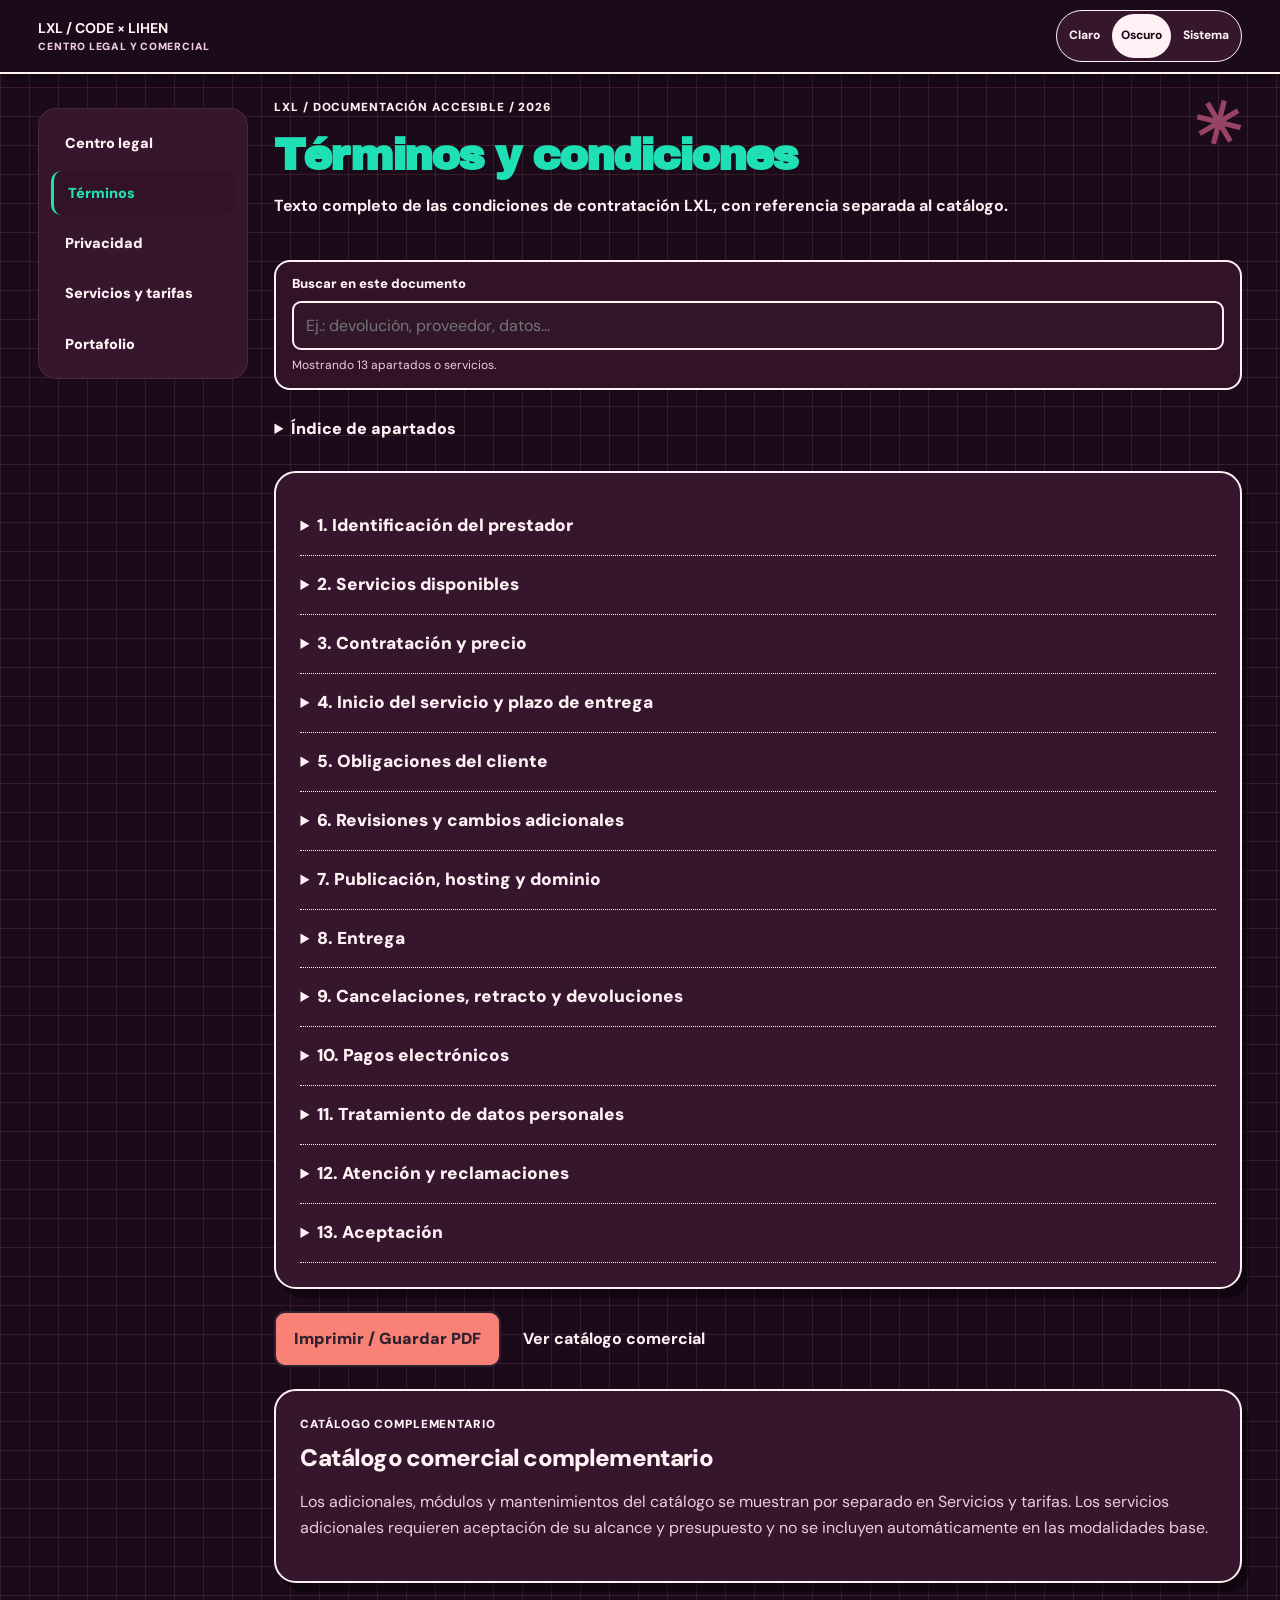
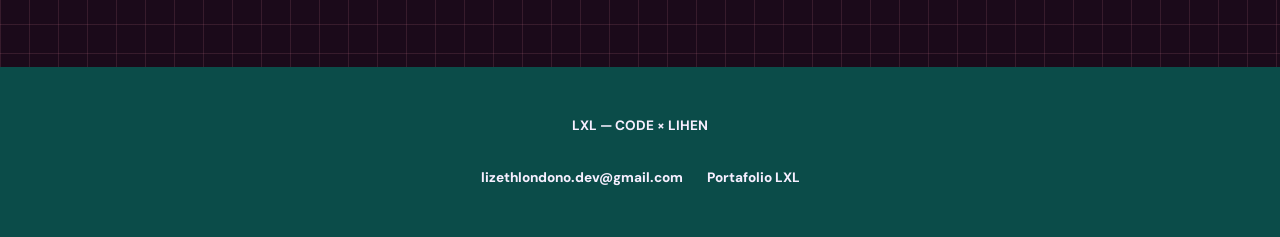
<file: legales/terminos-y-condiciones.html>
<!doctype html><html lang="es" data-theme="dark"><head><meta charset="utf-8"><meta name="viewport" content="width=device-width,initial-scale=1"><meta name="description" content="Texto completo de las condiciones de contratación LXL, con referencia separada al catálogo."><title>Términos y condiciones | LXL — CODE × LIHEN</title><script>(function(){let m=null;try{m=localStorage.getItem('lxl-theme-v2')}catch(e){}m=['light','dark','system'].includes(m)?m:'dark';document.documentElement.dataset.choice=m;document.documentElement.dataset.theme=m==='system'?(matchMedia('(prefers-color-scheme: dark)').matches?'dark':'light'):m})()</script><link rel="stylesheet" href="../assets/portal.css"><meta name="lxl-document-version" content="1.3"><meta name="lxl-catalog-reference" content="V7.5"><meta name="lxl-catalog-status" content="approved"><meta name="lxl-source-date" content="2026-11-13"><meta name="lxl-source-sha256" content="5284910b9af52a36d5b313633d3855c6c7dee11c6b20e3f103b75370aa401afe"></head><body class="legal-portal texture"><header class="header"><div class="head-wrap"><a class="brand" href="index.html" aria-label="LXL Centro legal"><span><strong>LXL / CODE × LIHEN</strong><small>CENTRO LEGAL Y COMERCIAL</small></span></a><div class="head-actions"><div class="themes" role="group" aria-label="Tema"><button type="button" data-mode="light" aria-pressed="false">Claro</button><button type="button" data-mode="dark" aria-pressed="true">Oscuro</button><button type="button" data-mode="system" aria-pressed="false">Sistema</button></div><button id="mobileToggle" aria-controls="mainNav" aria-expanded="false" class="mobile-toggle" type="button">☰ Menú</button></div></div></header><div class="portal-layout"><aside class="sidebar"><nav id="mainNav" class="navigation" aria-label="Navegación principal"><a href="index.html">Centro legal</a><a href="terminos-y-condiciones.html" aria-current="page">Términos</a><a href="politica-de-privacidad.html">Privacidad</a><a href="servicios-y-tarifas.html">Servicios y tarifas</a><a href="../index.html">Portafolio</a></nav></aside><main id="contenido"><div class="hero"><div class="eyebrow">LXL / DOCUMENTACIÓN ACCESIBLE / 2026</div><h1>Términos y condiciones</h1><p>Texto completo de las condiciones de contratación LXL, con referencia separada al catálogo.</p></div><div class="search-wrap"><label for="legalSearch">Buscar en este documento</label><input id="legalSearch" type="search" placeholder="Ej.: devolución, proveedor, datos..." autocomplete="off"><p id="searchStatus" role="status" aria-live="polite"></p></div><details class="toc-toggle"><summary>Índice de apartados</summary><nav class="toc" aria-label="Índice del documento"><h2>Contenido del documento</h2><a href="#apartado-1">1. Identificación del prestador</a><a href="#apartado-2">2. Servicios disponibles</a><a href="#apartado-3">3. Contratación y precio</a><a href="#apartado-4">4. Inicio del servicio y plazo de entrega</a><a href="#apartado-5">5. Obligaciones del cliente</a><a href="#apartado-6">6. Revisiones y cambios adicionales</a><a href="#apartado-7">7. Publicación, hosting y dominio</a><a href="#apartado-8">8. Entrega</a><a href="#apartado-9">9. Cancelaciones, retracto y devoluciones</a><a href="#apartado-10">10. Pagos electrónicos</a><a href="#apartado-11">11. Tratamiento de datos personales</a><a href="#apartado-12">12. Atención y reclamaciones</a><a href="#apartado-13">13. Aceptación</a></nav></details><article class="section legal-text"><details class="clause" id="apartado-1" data-searchable><summary><h2>1. Identificación del prestador</h2></summary><div class="verbatim">Los servicios son ofrecidos bajo la marca comercial LXL — CODE × LIHEN.

Responsable contractual: Lina Lizeth Londoño Marín, persona natural, bajo la marca comercial LXL — CODE
× LIHEN. Domicilio de atención: Calle 90 # 26g3-4, Cali, Valle del Cauca, Colombia.

Canal de atención: Correo: lizethlondono.dev@gmail.com. WhatsApp: +57 305 894 7808.</div></details><details class="clause" id="apartado-2" data-searchable><summary><h2>2. Servicios disponibles</h2></summary><div class="verbatim">A. Tarjeta de presentación digital — eCARD
Valor: $60.000 COP, pago único.

Incluye:

•  Personalización visual de acuerdo con el alcance contratado.
•  Información profesional o comercial suministrada por el cliente.
•  Enlaces de contacto y redes sociales acordados.
•  Código QR de contacto dentro de la tarjeta, cuando corresponda.
•  Diseño adaptable a celulares y computadores.
•  Entrega de archivos funcionales.
• Una ronda de ajustes.
•  Publicación mediante GitHub Pages cuando sea compatible con sus condiciones.

Adicional opcional: diseño de una imagen personalizada con código QR que dirige a la eCARD, por $15.000
COP.

Este adicional no debe confundirse con el QR de contacto incluido en la tarjeta.

B. Página web básica
Valor: $60.000 COP, pago único.

Incluye:

•  Diseño, desarrollo y entrega de una página web básica.
•  Hasta cinco secciones.
•  Adaptación a celulares y computadores.
•  Presentación visual, imágenes, navegación y enlaces externos acordados.
• Una ronda de ajustes.
•  Publicación mediante GitHub Pages cuando sea compatible con sus condiciones.
•  Entrega de archivos funcionales.

Las funciones específicas deben describirse en el resumen de contratación. No se incluyen automáticamente
tiendas virtuales, bases de datos, pasarelas de pago, automatizaciones ni desarrollos avanzados.</div></details><details class="clause" id="apartado-3" data-searchable><summary><h2>3. Contratación y precio</h2></summary><div class="verbatim">El cliente selecciona una única modalidad base por contratación.

Los valores autorizados son:

• eCARD: $60.000 COP.
• eCARD con imagen QR adicional: $75.000 COP.
•  Página web básica: $60.000 COP.

El pago es anticipado y corresponde al 100 % del valor contratado.

Antes de pagar, el cliente podrá consultar el servicio, sus características, exclusiones y valor total.</div></details><details class="clause" id="apartado-4" data-searchable><summary><h2>4. Inicio del servicio y plazo de entrega</h2></summary><div class="verbatim">LXL iniciará la coordinación del desarrollo una vez confirmado el pago y recibidos los materiales necesarios.

El plazo de entrega es de cinco días hábiles, contados desde que se cumplan ambas condiciones.

Si falta información indispensable, se informará al cliente qué materiales están pendientes. Los cambios de
alcance o circunstancias que afecten la entrega deberán comunicarse oportunamente.</div></details><details class="clause" id="apartado-5" data-searchable><summary><h2>5. Obligaciones del cliente</h2></summary><div class="verbatim">El cliente deberá proporcionar información correcta, materiales utilizables y los permisos necesarios para
emplear fotografías, logotipos, textos, videos y otros contenidos.

También deberá revisar las entregas y comunicar los ajustes solicitados de forma clara.</div></details><details class="clause" id="apartado-6" data-searchable><summary><h2>6. Revisiones y cambios adicionales</h2></summary><div class="verbatim">Se incluye una ronda de ajustes dentro del alcance contratado.

Las solicitudes que impliquen nuevas secciones, nuevas funcionalidades, rediseños sustanciales o cambios
fuera del alcance aprobado podrán requerir una cotización independiente.

No se ejecutarán ni cobrarán servicios adicionales sin la autorización del cliente.</div></details><details class="clause" id="apartado-7" data-searchable><summary><h2>7. Publicación, hosting y dominio</h2></summary><div class="verbatim">LXL contempla la publicación mediante GitHub Pages, sin mensualidad de hosting cobrada por LXL, para
proyectos compatibles con las políticas y limitaciones de dicho servicio.

El dominio personalizado y los servicios de alojamiento de pago no están incluidos.

El cliente podrá contratar libremente su dominio o hosting con el proveedor de su preferencia.

La configuración, migración o implementación de un proyecto en hosting externo constituye un servicio
adicional de LXL y se cotizará por separado.

Si GitHub Pages no resulta adecuado para el proyecto contratado, deberá acordarse una alternativa
compatible antes de comprometer la publicación.</div></details><details class="clause" id="apartado-8" data-searchable><summary><h2>8. Entrega</h2></summary><div class="verbatim">LXL entregará los archivos funcionales correspondientes al servicio contratado y, cuando aplique, el enlace de
publicación.

La entrega deberá corresponder al alcance aceptado.

El pago único no comprende mantenimiento indefinido, administración continua ni servicios recurrentes que no
hayan sido expresamente contratados.</div></details><details class="clause" id="apartado-9" data-searchable><summary><h2>9. Cancelaciones, retracto y devoluciones</h2></summary><div class="verbatim">El cliente podrá presentar solicitudes de cancelación, retracto o devolución mediante los canales oficiales de
atención.

LXL evaluará cada solicitud de acuerdo con las condiciones de contratación, el estado de ejecución del
servicio y las normas colombianas aplicables.

El pago anticipado no implica renuncia a los derechos legales del consumidor.

Cuando proceda legalmente el derecho de retracto, se respetarán sus requisitos y plazos. La normativa
contempla excepciones, entre ellas los contratos de prestación de servicios cuya ejecución haya comenzado
con acuerdo del consumidor.

El inicio anticipado del servicio no se presumirá por el simple hecho de haber realizado el pago.

No se establecerán penalizaciones automáticas ni cláusulas de ausencia absoluta de devoluciones contrarias
a la legislación aplicable.</div></details><details class="clause" id="apartado-10" data-searchable><summary><h2>10. Pagos electrónicos</h2></summary><div class="verbatim">Los pagos podrán procesarse mediante Wompi cuando la integración comercial esté habilitada.

Una orden solo podrá considerarse pagada después de confirmar válidamente la transacción correspondiente.

LXL no solicitará contraseñas bancarias, claves de tarjetas ni códigos de seguridad por WhatsApp o
formularios propios.</div></details><details class="clause" id="apartado-11" data-searchable><summary><h2>11. Tratamiento de datos personales</h2></summary><div class="verbatim">Los datos proporcionados durante la contratación se utilizarán de acuerdo con la Política de Tratamiento de
Datos Personales de LXL.</div></details><details class="clause" id="apartado-12" data-searchable><summary><h2>12. Atención y reclamaciones</h2></summary><div class="verbatim">El cliente podrá solicitar información sobre su contratación, entrega, ajustes, cancelaciones y reclamaciones a
través de los canales publicados por LXL.

Contacto contractual: lizethlondono.dev@gmail.com. WhatsApp: +57 305 894 7808.</div></details><details class="clause" id="apartado-13" data-searchable><summary><h2>13. Aceptación</h2></summary><div class="verbatim">Antes de finalizar una contratación, el cliente deberá tener acceso a estos términos y manifestar su aceptación
mediante una acción afirmativa.

LXL conservará, cuando corresponda, evidencia de la versión aceptada y de la solicitud realizada.</div></details></article><div class="actionline"><button type="button" class="print-button" onclick="window.print()">Imprimir / Guardar PDF</button><a href="servicios-y-tarifas.html">Ver catálogo comercial</a></div><section class="section"><div class="section-tag">CATÁLOGO COMPLEMENTARIO</div><h2>Catálogo comercial complementario</h2><p>Los adicionales, módulos y mantenimientos del catálogo se muestran por separado en <a href="servicios-y-tarifas.html">Servicios y tarifas</a>. Los servicios adicionales requieren aceptación de su alcance y presupuesto y no se incluyen automáticamente en las modalidades base.</p></section></main></div><footer><div><b>LXL — CODE × LIHEN</b></div><div><a href="mailto:lizethlondono.dev@gmail.com">lizethlondono.dev@gmail.com</a><a href="../index.html">Portafolio LXL</a></div></footer><script src="../assets/portal.js" defer></script></body></html>
</file>
<file: CSS/styles.css>
@import url('https://fonts.googleapis.com/css2?family=Archivo+Black&family=DM+Sans:wght@400;500;600;700;800;900&display=swap');
:root,[data-theme="light"]{color-scheme:light;--paper:#f9f0e6;--cream:#fff8ef;--orange:#fa5c24;--orange2:#ff8c1f;--blue:#1645df;--blue2:#3464f9;--yellow:#ffc22c;--ink:#201d35;--white:#fff9e9;--line:rgba(239,120,63,.19);--shadow:rgba(53,31,58,.2);--red:#e01b42;--surface:#fff9ef;--muted:#51465a;--chip:#ffb626;--outline:#1645df;--blueText:#fff9ed;--orangeText:#fffaf0;--control:#fff8ef}
[data-theme="dark"]{color-scheme:dark;--paper:#1b0a1a;--cream:#321226;--orange:#974363;--orange2:#6c2449;--blue:#0b4c49;--blue2:#075b55;--yellow:#fa8175;--ink:#fff1f4;--white:#fff2f6;--line:rgba(228,133,157,.14);--shadow:rgba(0,0,0,.4);--red:#782b50;--surface:#35162d;--muted:#edccdf;--chip:#f4756b;--outline:#1fe0b5;--blueText:#f7efff;--orangeText:#fff3f8;--control:#321629}
*{box-sizing:border-box}html{scroll-behavior:smooth;scroll-padding-top:80px}body{margin:0;color:var(--ink);background:var(--paper);font-family:'DM Sans',Arial,sans-serif;overflow-x:hidden}body,section,.texture,.topbar,.tile,.sheet,.poster,.project-card,.contact-panel{transition:background-color .3s,color .3s,border-color .3s,box-shadow .3s}button,input,select{font:inherit}button{cursor:pointer}a{color:inherit}a:focus-visible,button:focus-visible,input:focus-visible,select:focus-visible{outline:3px solid var(--outline);outline-offset:3px}.container{width:min(1220px,94%);margin:auto}.texture{background-image:linear-gradient(var(--line) 1px,transparent 1px),linear-gradient(90deg,var(--line) 1px,transparent 1px);background-size:29px 29px}.display{font-family:'Archivo Black',Impact,sans-serif;letter-spacing:-.075em;line-height:.94}.tiny{font-size:.73rem;letter-spacing:.075em;font-weight:800;text-transform:uppercase}.topbar{position:sticky;top:0;background:var(--paper);z-index:50;border-bottom:2px solid var(--ink);box-shadow:0 4px 12px var(--shadow)}.topinner{display:flex;align-items:center;gap:13px;justify-content:space-between;padding:10px 0}.topinner a{text-decoration:none;font-weight:900}.brand-mini{display:flex;align-items:center;gap:9px;white-space:nowrap}.brand-glyph{display:grid;place-items:center;background:var(--orange);color:#fff;font-weight:900;width:34px;height:34px;border-radius:50%;transform:rotate(-14deg)}.navlinks{display:flex;gap:16px;flex-wrap:wrap}.navlinks a{font-size:.77rem;text-transform:uppercase}.modes{display:flex;align-items:center;gap:3px;background:var(--surface);border:1.5px solid var(--ink);border-radius:30px;padding:3px;white-space:nowrap}.modes button{background:transparent;border:0;padding:7px 9px;color:var(--ink);border-radius:24px;font-size:.75rem;font-weight:800}.modes button[aria-pressed="true"]{background:var(--ink);color:var(--paper)}.modes svg{width:14px;height:14px;vertical-align:-2px;fill:none;stroke:currentColor;stroke-width:2}.hero{min-height:630px;position:relative;overflow:hidden;padding:62px 0 76px}.hero-layout{position:relative;min-height:490px;padding-right:230px}.hero-title{font-size:clamp(3.2rem,6.4vw,6rem);color:var(--blue);margin:52px 0 24px;position:relative;line-height:1.04;letter-spacing:-.055em}.hero-title span{display:block;-webkit-text-stroke:2px var(--blue);color:transparent;margin-bottom:.08em}.hero-subtitle{font-size:clamp(1.1rem,1.8vw,1.5rem);font-weight:700;line-height:1.45;max-width:620px;margin:0}.hero-mark{position:absolute;top:0;right:3%;font-size:clamp(6rem,12vw,10rem);color:var(--orange);font-family:Arial,sans-serif;font-weight:900;line-height:1;transform:rotate(14deg)}.hero-vertical{position:absolute;right:0;top:142px;background:var(--blue);color:var(--white);writing-mode:vertical-rl;padding:10px 6px;font-size:.82rem;font-weight:900}.hero-sticker{position:relative;width:fit-content;margin:36px 0 10px 4%;border-radius:21px;background:var(--orange);color:var(--orangeText);padding:18px 26px;font-size:clamp(1.6rem,2.7vw,2.4rem);font-weight:900;line-height:1.05;transform:rotate(-2deg);box-shadow:8px 10px 0 var(--shadow)}.hero-note{position:absolute;right:5%;bottom:16px;background:var(--yellow);color:#322337;width:160px;height:160px;border-radius:50%;display:flex;align-items:center;justify-content:center;text-align:center;font-weight:900;font-size:1.15rem;line-height:1.1;transform:rotate(9deg)}.scribble{position:absolute;left:62.75%;right:auto;top:clamp(100px,11.5vw,140px);width:25.5%;aspect-ratio:8/5;pointer-events:none}.scribble svg{display:block;width:100%;height:100%;stroke:var(--orange);fill:none;stroke-width:6;stroke-linecap:round;stroke-linejoin:round}[data-theme="dark"] .hero-title{color:var(--outline)}[data-theme="dark"] .hero-title span{-webkit-text-stroke-color:var(--outline)}[data-theme="dark"] .hero-vertical{color:var(--blueText)}.scallop{height:29px;background:radial-gradient(circle at 14px 0,var(--paper) 14px,transparent 15px) repeat-x var(--orange2);background-size:28px 29px}.intro{background:var(--orange2);color:var(--orangeText);padding:24px 0 58px}.intro-grid{display:grid;grid-template-columns:minmax(0,36fr) minmax(0,36fr) minmax(0,28fr);min-height:390px;gap:0}.intro .big-hello{font-size:clamp(2.5rem,4vw,4rem);color:var(--orangeText);margin:7px 0 15px}.intro .hellopanel{min-width:0;padding:78px 30px 25px;position:relative}.intro .hello-card{background:var(--red);padding:20px;border-radius:17px;box-shadow:7px 10px 0 var(--shadow);max-width:390px;line-height:1.7;font-size:.88rem}.orange-sticker{display:inline-grid;place-items:center;width:65px;height:65px;background:var(--yellow);color:#342543;border:4px solid var(--orangeText);border-radius:20px;position:absolute;right:18px;top:14px;transform:rotate(16deg);font-size:2rem}.avatar-panel{position:relative;min-width:0;align-self:center;padding:20px 8px;display:grid;justify-items:center;gap:14px}.tech-art{display:block;width:100%;max-width:360px;height:auto;aspect-ratio:1;color:var(--blue)}.tech-art .art-paper{fill:var(--paper)}.tech-art .art-accent{fill:var(--yellow)}.tech-art .art-shadow{fill:var(--shadow)}.tech-art .art-solid{fill:currentColor}.tech-art .art-line{fill:none;stroke:currentColor;stroke-width:5;stroke-linecap:round;stroke-linejoin:round}.avatar-caption{position:relative;max-width:100%;background:var(--blue);color:var(--blueText);padding:9px 12px;font-size:.78rem;font-weight:900;transform:rotate(-3deg);text-align:center}.skills-bar{min-width:0;padding:24px;background:var(--cream);color:var(--ink);border-radius:22px 22px 0 0;align-self:center;box-shadow:8px 10px 0 var(--shadow);width:calc(100% - 24px);margin:30px 14px 20px 10px}.skills-bar h3{margin:0 0 12px;font-size:1.2rem}.skills-bar .tiny{line-height:1.5}.skills-track{display:flex;align-items:stretch;gap:12px;list-style:none;margin:18px 0 12px;padding:5px 4px 12px;overflow-x:auto;scroll-snap-type:x mandatory;scroll-padding-inline:4px;overscroll-behavior-x:contain;scrollbar-width:thin;scrollbar-color:var(--orange) var(--cream);border-radius:0}.skills-track:focus-visible{outline:3px solid var(--outline);outline-offset:3px}.skill-card{flex:0 0 100%;box-sizing:border-box;min-width:0;scroll-snap-align:start;scroll-snap-stop:always;border:2px solid var(--ink);border-radius:14px;background:var(--surface);padding:18px;display:grid;grid-template-columns:minmax(0,1fr);grid-template-rows:44px minmax(4.1em,auto) minmax(2.8em,auto) 1fr;align-items:start;align-content:start;gap:10px;min-height:350px;overflow-wrap:anywhere}.skill-card svg{width:44px;height:44px;max-width:100%;aspect-ratio:1;color:var(--blue);fill:none;stroke:currentColor;stroke-width:1.7;stroke-linecap:round;stroke-linejoin:round;flex-shrink:0}.skill-card strong{font-size:1.12rem;line-height:1.35}.skill-card small{font-size:.74rem;line-height:1.4;color:var(--muted);margin:0}.skill-card .skill-description{font-size:.85rem;line-height:1.55;color:var(--ink);margin:0;min-height:6.2em}.skills-controls{display:flex;align-items:center;justify-content:space-between;gap:8px}.skills-controls button{display:grid;place-items:center;width:44px;height:44px;border:1.5px solid var(--ink);border-radius:50%;background:var(--yellow);color:var(--ink)}.skills-controls button:disabled{opacity:.4;cursor:default}.skills-controls svg{width:20px;height:20px;fill:none;stroke:currentColor;stroke-width:2}.skills-position{font-size:.78rem;font-weight:800;text-align:center}.skills-help{font-size:.73rem;line-height:1.5;margin:12px 0 0;color:var(--muted)}[data-theme="dark"] .intro .tech-art,[data-theme="dark"] .intro .skill-card svg{color:var(--outline)}[data-theme="dark"] .intro .skills-controls button{color:var(--paper)}.triptych{display:grid;grid-template-columns:repeat(3,minmax(0,1fr));background:var(--orange2)}.strip{min-height:440px;position:relative;padding:30px 25px 45px;color:var(--orangeText);overflow:hidden}.strip h2{font-weight:900;font-size:clamp(1.5rem,3vw,2.6rem);margin:0 0 38px}.strip-blue{background:var(--blue);color:var(--blueText)}.strip-orange{background:var(--orange);color:var(--orangeText)}.strip-blue2{background:var(--blue2);color:var(--blueText)}.strip .entry{display:grid;grid-template-columns:68px 1fr;gap:10px;border-top:1px dotted currentColor;padding:15px 0;font-size:.83rem}.strip .entry b{font-size:.8rem}.strip .entry p{margin:0;line-height:1.55}.strip .entry .date{font-weight:900;font-size:.75rem}.strip .white-sheet{background:var(--cream);color:var(--ink);padding:18px 22px;border-radius:0 0 20px 20px;min-height:285px}.education-title{background:var(--orange);padding:12px;text-align:center;margin:-30px -25px 22px}.strip h3{margin:0 0 12px}.skill-label{display:flex;align-items:center;justify-content:space-between;margin:13px 0;border-bottom:2px dotted var(--orange);padding:0 0 9px;gap:10px}.star{background:var(--yellow);color:#493145;display:inline-grid;place-items:center;width:26px;height:26px;clip-path:polygon(50% 0,62% 33%,100% 35%,72% 59%,82% 95%,50% 76%,18% 95%,27% 58%,0 35%,37% 32%)}.big-blue{background:var(--blue);color:var(--blueText);padding:65px 0;border-radius:0 0 38px 38px;position:relative;overflow:hidden}.big-blue .texture{position:absolute;inset:0;opacity:.3}.big-blue-inner{position:relative;display:grid;grid-template-columns:1fr 1.2fr;gap:30px;align-items:center;min-height:290px}.big-blue h2{font-size:clamp(3rem,7vw,7.5rem);margin:0}.big-blue h2 em{font-style:normal;color:var(--yellow)}.big-blue .code-badge{width:min(100%,360px);min-width:0;aspect-ratio:1;justify-self:center;display:grid;grid-template-rows:minmax(0,1fr) auto;gap:14px;padding:clamp(16px,3vw,28px);border:3px solid var(--yellow);border-radius:18px;background:var(--blue);box-shadow:8px 9px 0 var(--shadow);color:var(--blueText);text-align:center}.big-blue .code-badge svg{display:block;width:100%;height:100%;min-height:0}.big-blue .code-badge span{display:block;font:800 clamp(.8rem,1.2vw,1.05rem)/1.4 'DM Sans',Arial,sans-serif;letter-spacing:.035em;color:var(--blueText);overflow-wrap:anywhere}.section-title{margin:0;font-size:clamp(3.2rem,8vw,8rem);color:var(--blue)}.work{padding:90px 0 100px}.work-head{display:flex;align-items:end;justify-content:space-between;gap:20px;margin-bottom:34px}.pill{display:inline-block;background:var(--orange);color:var(--orangeText);font-size:.9rem;font-weight:900;border-radius:50px;padding:13px 17px;transform:rotate(-6deg)}.projects{display:flex;gap:20px;overflow-x:auto;scroll-snap-type:x mandatory;overscroll-behavior-x:contain;scrollbar-width:thin;scrollbar-color:var(--blue) var(--paper);padding:4px 10px 14px 4px}.projects>.project-card{flex:0 0 calc((100% - 40px)/3);min-width:0;scroll-snap-align:start;scroll-snap-stop:always;overflow-wrap:anywhere}.projects:focus-visible{outline:3px solid var(--outline);outline-offset:3px}.project-card{border:2px solid var(--ink);border-radius:22px;overflow:hidden;background:var(--surface);box-shadow:6px 7px 0 var(--shadow)}.project-graphic{height:220px;display:grid;place-items:center;position:relative;overflow:hidden;background:var(--red);color:var(--white)}.project-graphic b{font-size:clamp(2.1rem,4.3vw,4.8rem);line-height:.9;text-align:center;letter-spacing:-.06em}.project-graphic .orb{position:absolute;width:110px;height:110px;background:var(--yellow);border-radius:50%;left:-38px;top:-38px}.project-graphic .spark{position:absolute;font-size:5rem;right:12px;bottom:-28px;color:var(--yellow)}.project-card[data-color="blue"] .project-graphic{background:var(--blue)}.project-card[data-color="orange"] .project-graphic{background:var(--orange)}.project-info{padding:22px}.project-info h3{font-size:1.45rem;margin:0 0 10px}.project-info p{line-height:1.65;font-size:.93rem}.project-info .tiny{color:var(--muted)}.services{padding:80px 0;background:var(--orange);color:var(--orangeText)}.services h2{font-size:clamp(3rem,7vw,6.5rem);margin:0 0 22px}.service-grid{display:grid;grid-template-columns:repeat(2,minmax(0,1fr));gap:25px}.service{border:2px solid var(--orangeText);border-radius:22px;padding:25px;background:var(--cream);color:var(--ink);box-shadow:8px 8px 0 var(--shadow)}.service .price{color:var(--blue);font:900 clamp(2.5rem,5vw,4rem)/1 'Archivo Black';margin:16px 0}.service p{line-height:1.6}.quote-section{padding:80px 0}.quote-layout{display:grid;grid-template-columns:1fr 1fr;gap:26px;margin-top:27px}.sheet{background:var(--surface);padding:29px;border:2px solid var(--ink);border-radius:22px;box-shadow:7px 9px 0 var(--shadow)}.sheet h3{font-size:1.5rem;margin:0 0 20px}.field{display:grid;gap:9px;margin-bottom:20px}.field label{font-size:.86rem;font-weight:900}.field input,.field select{width:100%;border:2px solid var(--ink);border-radius:9px;background:var(--control);color:var(--ink);padding:13px;min-height:48px}.quote-total{font:900 clamp(2.4rem,5vw,4.5rem)/1 'Archivo Black';color:var(--blue)}.action{padding:13px 18px;background:var(--yellow);color:#2e2230;border:2px solid #2e2230;border-radius:11px;font-weight:900;margin:8px 8px 0 0}.smallprint{font-size:.82rem;line-height:1.6;color:var(--muted)}.contact{padding:85px 0 0;background:var(--blue);color:var(--blueText)}.contact-grid{display:grid;grid-template-columns:1fr .85fr;gap:25px;align-items:center}.contact h2{font-size:clamp(3rem,8vw,8rem);margin:0 0 20px}.contact a{display:block;margin:12px 0;font-weight:800;overflow-wrap:anywhere}.contact-panel{background:#070707;padding:25px;border:3px solid #fff5ed;border-radius:28px;min-height:250px;display:grid;place-items:center}.contact-panel img{width:min(100%,290px);height:auto}.foot{background:var(--blue);padding:60px 10px 28px;color:var(--blueText);text-align:center;font-size:.85rem;font-weight:800}.disclaimer{margin-top:23px;border-left:5px solid var(--yellow);padding:12px 17px;background:var(--surface);color:var(--ink);font-size:.85rem;line-height:1.55}.print-head{display:none}

/* Carruseles independientes de trayectoria */
.triptych{grid-template-columns:repeat(3,minmax(0,1fr))}.triptych .strip,.column-carousel{min-width:0}.column-track{list-style:none;display:flex;gap:12px;margin:0 0 16px;padding:4px 0 12px;overflow-x:auto;scroll-snap-type:x mandatory;overscroll-behavior-x:contain;scrollbar-width:thin;scrollbar-color:currentColor transparent}.column-track:focus-visible{outline:3px solid currentColor;outline-offset:3px}.column-card{flex:0 0 100%;min-width:0;min-height:230px;padding:18px 4px;border-top:1px dotted currentColor;scroll-snap-align:start;scroll-snap-stop:always;overflow-wrap:anywhere;line-height:1.55;font-size:.85rem}.column-card h3{font-size:1.08rem;line-height:1.35;margin:12px 0}.column-card p{margin:10px 0}.column-card .record-type,.column-card .record-period{font-size:.74rem;font-weight:800;letter-spacing:.025em}.column-card .record-category{display:inline-block;border-bottom:2px dotted var(--orange);padding-bottom:10px;font-weight:800}.column-card ul{padding-left:20px}.column-card .record-icon{display:block;width:40px;height:40px;max-width:100%;aspect-ratio:1;margin-bottom:12px;color:inherit;fill:none;stroke:currentColor;stroke-width:1.7;stroke-linecap:round;stroke-linejoin:round}.column-card .record-description{line-height:1.6}.column-controls{display:flex;align-items:center;justify-content:space-between;gap:10px;font-size:.78rem;font-weight:800}.column-controls button{width:40px;height:40px;display:grid;place-items:center;border:1.5px solid currentColor;background:transparent;color:inherit;border-radius:50%}.column-controls button:disabled{opacity:.4;cursor:default}.column-controls button:focus-visible{outline:3px solid currentColor}.column-controls svg{width:18px;height:18px;stroke:currentColor;fill:none;stroke-width:2}.column-help{font-size:.7rem;line-height:1.5;margin:12px 0 18px}.column-domains{line-height:1.6;overflow-wrap:anywhere}.triptych .white-sheet{min-width:0}.column-empty{flex:0 0 100%;padding:24px 0;line-height:1.5}
@media(max-width:720px){.triptych{grid-template-columns:1fr}.column-card{min-height:180px}}

/* Alineacion editorial de las tres columnas */
.triptych .strip{display:flex;flex-direction:column}
.triptych .strip h2{font-size:clamp(1.35rem,2.5vw,2.6rem);font-weight:900;line-height:1.2;margin:0}
.triptych .strip>h2,.triptych .education-title{display:flex;align-items:center;min-height:3.25rem;margin:0 0 30px;padding:0;text-align:left;flex-shrink:0}
.triptych .strip-blue>.pill{align-self:center;max-width:calc(100% - 24px);margin:28px 0 14px;padding:20px 26px;font-size:clamp(1.05rem,1.5vw,1.45rem);line-height:1.3;text-align:center;color:var(--ink);transform:rotate(-4deg);box-shadow:5px 6px 0 var(--shadow)}


/* Sticker editorial de MY WORK */
.work .work-head{display:grid;grid-template-columns:minmax(0,1fr);justify-items:start;gap:32px;margin-bottom:40px}
.work .work-head>.pill{justify-self:center;max-width:calc(100% - 24px);margin:8px 0 12px;padding:20px 30px;font-size:clamp(1.1rem,2vw,1.6rem);line-height:1.3;text-align:center;color:var(--ink);transform:rotate(-4deg);box-shadow:5px 6px 0 var(--shadow)}
/* Controles exclusivos del carrusel MY WORK */
.projects-controls{display:flex;align-items:center;justify-content:center;gap:20px;margin-top:18px;font-size:.85rem;font-weight:800;color:var(--ink)}.projects-controls button{width:44px;height:44px;display:grid;place-items:center;border:2px solid var(--ink);border-radius:50%;background:var(--yellow);color:var(--paper)}[data-theme="light"] .projects-controls button{color:var(--ink)}.projects-controls button:disabled{opacity:.4;cursor:default}.projects-controls svg{width:20px;height:20px;fill:none;stroke:currentColor;stroke-width:2}.projects .project-graphic img{display:block;width:100%;height:100%;object-fit:cover}.projects .project-tags{display:flex;flex-wrap:wrap;gap:6px;list-style:none;padding:0;font-size:.75rem}.projects .project-tags li{border:1px solid var(--ink);border-radius:20px;padding:4px 8px}.projects .project-link{display:inline-block;font-weight:800;margin-top:14px;text-underline-offset:4px}.projects-empty{padding:24px 0;color:var(--ink)}
@media(min-width:721px) and (max-width:1000px){.projects>.project-card{flex-basis:calc((100% - 20px)/2)}}
@media(min-width:721px) and (max-width:1000px){.scribble{left:auto;right:32px;top:calc(clamp(6rem,12vw,10rem) + 14px);width:clamp(140px,17vw,198px)}}
@media(max-width:1000px){.navlinks{gap:8px}.navlinks a{font-size:.69rem}.intro-grid{grid-template-columns:1fr 1fr}.intro-grid .skills-bar{grid-column:1/-1;max-width:initial;margin:20px 0 0}.skills-bar{width:100%}.skill-card{flex-basis:calc((100% - 24px)/3)}.strip{padding:25px 18px}.education-title{margin:-25px -18px 22px}}
@media(max-width:720px){.topinner{flex-wrap:wrap}.navlinks{order:3;width:100%;justify-content:space-between}.modes button{padding:7px}.hero{min-height:0;padding:26px 0 48px}.hero-layout{min-height:0;padding-right:0}.hero-layout>.tiny{max-width:calc(100% - 85px);line-height:1.6;min-height:72px}.hero-title{font-size:clamp(2.2rem,7.6vw,3.4rem);margin:24px 0 22px}.hero-subtitle{font-size:1.1rem;max-width:34em}.hero-mark{right:0;top:0;font-size:5rem}.hero-note{width:98px;height:98px;font-size:.76rem;right:5px;bottom:58px}.hero-sticker{font-size:1.3rem;padding:16px;margin:32px 0 24px 4%;max-width:calc(100% - 125px)}.hero-vertical{position:relative;top:auto;right:auto;writing-mode:horizontal-tb;width:fit-content;max-width:100%;font-size:.7rem;padding:8px 10px}.scribble{position:relative;top:auto;left:auto;right:auto;width:clamp(130px,40vw,190px);margin:24px auto;display:block}.intro-grid{grid-template-columns:1fr}.intro .hellopanel{padding:78px 15px 15px}.intro .big-hello{font-size:clamp(2rem,9vw,3.1rem)}.avatar-panel{padding:20px 8px}.skill-card{flex-basis:100%}.skills-bar{grid-column:auto!important;max-width:initial;width:calc(100% - 20px);margin:10px}.triptych{grid-template-columns:1fr}.strip{min-height:initial}.strip h2{font-size:2rem}.big-blue-inner{grid-template-columns:1fr;min-height:0}.projects>.project-card{flex-basis:100%}.project-graphic{height:190px}.service-grid,.quote-layout,.contact-grid{grid-template-columns:1fr}.work-head{align-items:start}.work{padding:60px 0}.section-title{font-size:3.7rem}.contact{padding-top:60px}.contact-panel{min-height:230px}}
@media(max-width:410px){.modes{width:100%;justify-content:space-around}.brand-mini{font-size:.86rem}.navlinks a{font-size:.62rem}.intro .hello-card{font-size:.78rem}.work-head{display:block}.pill{margin-top:12px}}
@media(prefers-reduced-motion:reduce){*,*:before,*:after{transition:none!important;animation:none!important;scroll-behavior:auto!important}}
@media print{html,body{background:white!important;color:#111!important;color-scheme:light!important}.topbar,.hero,.scallop,.intro,.triptych,.big-blue,.work,.services,.contact,.foot{display:none!important}.quote-section{padding:0!important}.quote-section .section-title,.action,.disclaimer{display:none!important}.quote-layout{display:block!important;margin:0!important}.quote-layout>.sheet:last-child{background:white!important;color:#111!important;border:0!important;box-shadow:none!important;padding:0!important}.quote-total{color:#111!important}.print-head{display:block!important;font-size:21px;margin-bottom:25px!important}.smallprint{color:#333!important}@page{size:A4;margin:20mm}}

/* Movimiento progresivo LXL: no oculta contenido ni cambia el layout. */
:root{--motion-fast:160ms;--motion-base:360ms;--motion-slow:640ms;--motion-ease:cubic-bezier(.22,.61,.36,1)}
@media(prefers-reduced-motion:no-preference){
.navlinks a,.contact a{transition:color var(--motion-fast) var(--motion-ease),text-decoration-color var(--motion-fast) var(--motion-ease);text-underline-offset:.22em}
.modes button,.skills-controls button,.column-controls button,.projects-controls button,.action{transition:background-color var(--motion-fast) var(--motion-ease),color var(--motion-fast) var(--motion-ease),box-shadow var(--motion-fast) var(--motion-ease),scale var(--motion-fast) var(--motion-ease)}
button:enabled:active{scale:.97}
.field input,.field select{transition:border-color var(--motion-fast) var(--motion-ease),box-shadow var(--motion-fast) var(--motion-ease),background-color var(--motion-fast) var(--motion-ease)}
.field input:focus-visible,.field select:focus-visible{box-shadow:0 0 0 5px color-mix(in srgb,var(--outline) 16%,transparent)}
.field input:user-invalid{border-color:var(--orange)}
@media(hover:hover) and (pointer:fine){
.scribble svg{transition:translate var(--motion-fast) var(--motion-ease)}
.tech-art,.project-card,.service{transition:translate var(--motion-base) var(--motion-ease),box-shadow var(--motion-base) var(--motion-ease),background-color var(--motion-base) var(--motion-ease)}
.avatar-panel:hover .tech-art{translate:0 -2px}
.project-card:hover,.project-card:focus-within{translate:0 -3px;box-shadow:7px 9px 0 var(--shadow)}
.service:hover,.service:focus-within{translate:0 -3px;box-shadow:9px 10px 0 var(--shadow)}
.skills-controls button:enabled:hover,.column-controls button:enabled:hover,.projects-controls button:enabled:hover,.action:hover{box-shadow:3px 3px 0 var(--shadow)}
.modes button:hover{box-shadow:inset 0 0 0 1px currentColor}
.navlinks a:hover,.contact a:hover,.project-link:hover{text-decoration:none}
.work-head>.pill,.strip-blue>.pill{transition:rotate var(--motion-base) var(--motion-ease)}
.work-head>.pill:hover,.strip-blue>.pill:hover{rotate:2deg}
}
}
@media print{.scribble svg,.tech-art,.project-card,.service,button{translate:none!important;scale:none!important;rotate:none!important;transition:none!important}}

.quote-section .field textarea{width:100%;max-width:100%;min-height:110px;resize:vertical;border:2px solid var(--ink);border-radius:9px;background:var(--control);color:var(--ink);padding:13px;font:inherit}.quote-section .field textarea:focus-visible{outline:3px solid var(--outline);outline-offset:3px}
/* Cotizador comercial: revisión local, contratación y cobro bloqueados. */
.quote-section .sheet{min-width:0}.quote-notice,.quote-status{border-left:4px solid var(--orange);background:var(--surface);padding:12px 16px;line-height:1.55;font-size:.85rem}.quote-options{min-width:0;border:1.5px dotted var(--ink);border-radius:12px;padding:16px;margin:18px 0}.quote-options legend{font-size:.85rem;font-weight:900;padding:0 6px}.quote-check{display:flex;align-items:flex-start;gap:10px;font-size:.85rem;line-height:1.55;margin:12px 0}.quote-check input{width:20px;height:20px;min-height:20px;flex:0 0 20px;padding:0;margin:2px 0 0;accent-color:var(--outline)}.quote-section input:disabled{cursor:not-allowed}.quote-actions{display:flex;flex-wrap:wrap;gap:8px;margin:16px 0}.quote-actions .action{margin:0;max-width:100%}.quote-section .action:disabled{opacity:.55;cursor:not-allowed}.quote-pending{font-size:.85rem;line-height:1.6;border-top:1px dotted var(--ink);padding-top:16px;margin-top:20px}.quote-pending summary{cursor:pointer;font-weight:800}.quote-pending ul,#details ul{padding-left:20px}#details{line-height:1.6;overflow-wrap:anywhere}#details h4{font-size:1rem;margin:20px 0 8px}#details p{font-size:.88rem}.quote-status p{margin:8px 0}.quote-pending summary:focus-visible{outline:3px solid var(--outline);outline-offset:3px}
@media print{.quote-section{--ink:#111;--paper:#fff;--surface:#fff;--muted:#333;--blue:#111;--orange:#333;--line:transparent;color:#111!important;background:white!important}.quote-section .quote-status{background:white!important;color:#111!important;border-color:#777}.quote-section .quote-actions{display:none!important}.quote-section .quote-pending{color:#111!important;break-inside:avoid}.quote-section .quote-pending>ul{display:block!important}.quote-section #details h4{break-after:avoid}.quote-section #details li{break-inside:avoid}}

/* Canales oficiales: contacto existente y versión compacta en footer. */
.official-channels{grid-column:1/-1;min-width:0;margin-top:28px;padding-top:28px;border-top:1px dotted currentColor}.official-channels h3{font-size:clamp(1.1rem,2vw,1.6rem);line-height:1.4;margin:0 0 24px}.channel-grid{display:grid;grid-template-columns:repeat(3,minmax(0,1fr));gap:16px;list-style:none;margin:0;padding:0}.channel-grid li{min-width:0}.contact .channel-link{display:flex;align-items:center;gap:14px;height:100%;min-width:0;margin:0;padding:18px;border:1.5px solid currentColor;border-radius:16px;color:inherit;text-decoration:none;box-shadow:3px 4px 0 var(--shadow)}.channel-link>span{min-width:0;overflow-wrap:anywhere}.channel-link strong{display:block;font-size:1rem;line-height:1.4}.channel-link small{display:block;font-size:.75rem;line-height:1.5;margin-top:6px;font-weight:600}.channel-link svg,.footer-channels svg{display:block;width:26px;height:26px;flex:0 0 26px;aspect-ratio:1;fill:none;stroke:currentColor;stroke-width:1.7;stroke-linecap:round;stroke-linejoin:round}.contact .channel-link--commercial,.footer-channels .channel-link--commercial{background:var(--yellow);color:var(--paper);border-color:var(--yellow)}[data-theme="light"] .contact .channel-link--commercial,[data-theme="light"] .footer-channels .channel-link--commercial{color:var(--ink)}.contact .channel-link--current,.footer-channels .channel-link--current{background:var(--surface);color:var(--ink);border-color:var(--yellow)}.footer-channels{display:flex;flex-wrap:wrap;justify-content:center;gap:10px;list-style:none;padding:0;margin:0 0 24px}.footer-channels li{min-width:0;max-width:100%}.footer-channels a{display:flex;align-items:center;justify-content:center;gap:8px;max-width:100%;padding:10px 14px;border:1px solid currentColor;border-radius:30px;color:inherit;text-decoration:none;line-height:1.4;overflow-wrap:anywhere}.footer-channels svg{width:18px;height:18px;flex-basis:18px}.footer-legal{display:flex;flex-wrap:wrap;justify-content:center;gap:12px 24px;font-size:.78rem;line-height:1.5}.footer-legal a{color:inherit;text-underline-offset:4px;overflow-wrap:anywhere}.footer-signature{margin:24px 0 0;line-height:1.6}.channel-link:focus-visible,.footer-channels a:focus-visible,.footer-legal a:focus-visible{outline:3px solid var(--yellow);outline-offset:4px}
@media(hover:hover) and (pointer:fine){.contact .channel-link:hover,.footer-channels a:hover{box-shadow:5px 6px 0 var(--shadow);text-decoration:none}.footer-legal a:hover{text-decoration:none}}
@media(max-width:1000px){.channel-grid{grid-template-columns:repeat(2,minmax(0,1fr))}}
@media(max-width:600px){.channel-grid{grid-template-columns:minmax(0,1fr)}.contact .channel-link{padding:16px}.footer-channels a{font-size:.75rem;padding:9px 12px}}

/* Bootstrap Icons 1.13.2: un sprite compartido, sin red ni icon fonts. */
.ui-icon-sprite{display:none}svg.ui-icon{fill:currentColor;stroke:none;flex-shrink:0}.contact svg.contact-inline-icon{display:inline-block;width:1em;height:1em;vertical-align:-.125em;margin-right:.3em}
.navlinks a:visited,.contact a,.contact a:visited,.footer-channels a:visited,.footer-legal a,.footer-legal a:visited,.projects .project-link,.projects .project-link:visited{text-decoration:none}

/* Cotizador compacto: tres pasos, un único motor y total compartido. */
.quote-section .quote-layout{grid-template-columns:minmax(0,1fr);max-width:900px;margin:24px auto 0}.quote-wizard>h3{font-size:1.2rem;margin-bottom:12px}.quote-totalbar{display:flex;align-items:center;justify-content:space-between;gap:14px;flex-wrap:wrap;border-bottom:1px dotted var(--ink);padding-bottom:12px;margin-bottom:16px}.quote-totalbar .quote-total{font-size:clamp(2rem,5vw,3rem)}.quote-step-nav ol{display:grid;grid-template-columns:1fr 1fr 1.5fr;gap:8px;list-style:none;padding:0;margin:0 0 20px}.quote-step-nav button{width:100%;min-height:44px;border:1.5px solid var(--ink);border-radius:10px;padding:8px;color:var(--ink);background:var(--surface);font-size:.78rem;font-weight:800}.quote-step-nav button[aria-current="step"]{background:var(--yellow);color:var(--paper)}[data-theme="light"] .quote-step-nav button[aria-current="step"]{color:var(--ink)}.quote-step-nav button:disabled{opacity:.45;cursor:not-allowed}.quote-step h4{margin:0 0 14px;font-size:1.05rem}.quote-step h4:focus-visible{outline:2px solid var(--outline);outline-offset:3px}.quote-step .field{margin-bottom:12px;gap:6px}.quote-wizard .quote-options{margin:12px 0;padding:12px}.quote-wizard .quote-check{margin:8px 0}.quote-wizard .smallprint{margin:8px 0;font-size:.76rem;line-height:1.5}.quote-wizard .quote-data-fields{border:0;padding:0}.quote-data-grid{display:grid;grid-template-columns:repeat(2,minmax(0,1fr));gap:0 16px}.quote-project-field{grid-column:1/-1}.quote-wizard .field textarea{min-height:76px}.quote-step-actions{display:flex;justify-content:space-between;gap:10px;flex-wrap:wrap;margin-top:14px}.quote-step-actions .action{display:inline-flex;align-items:center;gap:8px;margin:0}.quote-step-actions svg{width:16px;height:16px}.quote-wizard .quote-secondary{background:var(--surface);color:var(--ink);border-color:var(--ink)}.quote-foldouts{margin-top:18px;border-top:1px dotted var(--ink)}.quote-wizard .quote-pending{margin:0;padding:10px 0;border-top:0;border-bottom:1px dotted var(--ink);font-size:.8rem}.quote-pending summary{min-height:24px;line-height:1.5}.quote-pending p,.quote-pending li{line-height:1.6}.quote-pending ul{margin:10px 0}.quote-tools{display:flex;gap:8px;flex-wrap:wrap;margin-top:14px}.quote-tools .action{font-size:.76rem;margin:0;padding:10px 12px}.quote-wizard .disclaimer{font-size:.75rem;line-height:1.5;margin-top:14px;padding:10px 14px}.quote-wizard #details{display:grid;grid-template-columns:repeat(2,minmax(0,1fr));gap:4px 16px}.quote-wizard #details p{margin:0;font-size:.82rem;line-height:1.5;overflow-wrap:anywhere}.quote-wizard .quote-consent-summary{display:none}.quote-payment .quote-notice{margin:12px 0 8px;padding:10px 12px;font-size:.8rem}.quote-wizard .quote-status{padding:10px 12px;margin-top:12px;font-size:.8rem}.quote-wizard .quote-status p{margin:0}.quote-sr-only{position:absolute;width:1px;height:1px;padding:0;margin:-1px;overflow:hidden;clip-path:inset(50%);white-space:nowrap;border:0}.quote-section [hidden]{display:none}
@media(max-width:600px){.quote-section .quote-wizard{padding:20px 16px}.quote-data-grid,.quote-wizard #details{grid-template-columns:minmax(0,1fr)}.quote-step-nav ol{gap:5px}.quote-step-nav button{font-size:.7rem;padding:7px 4px}.quote-step-actions .action{max-width:100%;font-size:.8rem}.quote-project-field{grid-column:auto}}
@media print{.quote-wizard>h3:not(.print-head),.quote-step-nav,.quote-step-actions,.quote-tools,.quote-step>fieldset,.quote-payment,#quote-after-payment,#quote-blockers,#quote-contact-status,#quote-step-status,#quote-step-title-3{display:none!important}.quote-wizard #details{display:block}.quote-wizard #details p{font-size:10pt;margin:6px 0}.quote-wizard .quote-consent-summary{display:block}.quote-totalbar{margin-bottom:16px}.quote-wizard .quote-pending>div{display:block}.quote-wizard .quote-pending{break-inside:avoid}.quote-step{break-inside:auto}}
/* Distribución horizontal, limitada al cotizador y a la pantalla. */
@media screen {
  #cotizador [hidden] { display:none!important; }
  #cotizador > .container { width:min(1300px,90%); }
  #cotizador .quote-layout { max-width:1300px; margin-top:18px; }
  #cotizador .quote-wizard { padding:22px 26px; display:grid; grid-template-columns:minmax(0,1fr) auto; column-gap:20px; }
  .quote-wizard > * { min-width:0; grid-column:1/-1; }
  #cotizador .quote-wizard > h3:not(.print-head) { grid-column:1; align-self:center; margin:0 0 12px; }
  #cotizador .quote-totalbar { grid-column:2; gap:12px; padding:0; margin:0 0 12px; border:0; flex-wrap:nowrap; }
  #cotizador .quote-totalbar .quote-total { font-size:clamp(1.7rem,3vw,2.5rem); }
  #cotizador .quote-step-nav ol { margin-bottom:14px; }
  .quote-service-grid,.quote-review-grid { display:grid; grid-template-columns:repeat(2,minmax(0,1fr)); gap:20px; align-items:start; }
  #cotizador .quote-service-grid > .field { margin:0; }
  #cotizador .quote-service-grid > .quote-options { margin:0; align-self:stretch; }
  .quote-service-grid select { min-height:104px; padding:8px; }
  .quote-service-grid option { padding:10px 6px; white-space:normal; }
  #cotizador .quote-data-grid { grid-template-rows:repeat(3,auto); gap:10px 20px; }
  #cotizador .quote-data-grid > .field { grid-column:1; margin:0; min-width:0; }
  #cotizador .quote-data-grid > .quote-project-field { grid-column:2; grid-row:1/4; grid-template-rows:auto minmax(0,1fr); }
  #cotizador .quote-project-field textarea { height:100%; min-height:220px; }
  #cotizador .quote-data-grid .smallprint { margin:0; }
  #cotizador .quote-data-fields { margin:0; }
  .quote-review-grid > * { min-width:0; }
  #cotizador #details { grid-template-columns:minmax(0,1fr); gap:8px; }
  #cotizador .quote-review-commercial > .quote-options { margin-top:0; }
  .quote-review-commercial .action { margin:0; max-width:100%; min-height:44px; }
  #cotizador .quote-foldouts { display:grid; grid-template-columns:repeat(3,minmax(0,1fr)); gap:0 18px; margin-top:12px; }
  #cotizador .quote-pending summary { min-height:44px; align-content:center; }
  #cotizador .quote-step-actions { margin-top:12px; }
  #cotizador .quote-tools { margin-top:10px; }
  #cotizador .quote-tools .action { min-height:44px; }
  #cotizador .disclaimer { margin:10px 0 0; }
  #cotizador .quote-check { min-height:44px; align-items:center; }
  #cotizador .quote-check input { margin-top:0; }
  #cotizador .quote-step-actions .action { min-height:44px; }
}
@media screen and (max-width:720px) {
  #cotizador > .container { width:94%; }
  #cotizador .quote-wizard { padding:20px 16px; display:block; }
  #cotizador .quote-wizard > h3:not(.print-head) { margin-bottom:10px; }
  #cotizador .quote-totalbar { margin-bottom:12px; justify-content:space-between; }
  #cotizador .quote-service-grid,#cotizador .quote-review-grid,#cotizador .quote-data-grid,#cotizador .quote-foldouts { grid-template-columns:minmax(0,1fr); gap:12px; }
  #cotizador .quote-data-grid > .field,#cotizador .quote-data-grid > .quote-project-field { grid-column:auto; grid-row:auto; }
  #cotizador .quote-project-field textarea { height:auto; min-height:132px; }
  #cotizador .quote-foldouts { gap:0; }
  #cotizador .quote-step-actions .action { flex:1 1 130px; justify-content:center; }
}
@media print {
  .quote-review-commercial { display:none!important; }
  .quote-review-grid,.quote-review-summary { display:block; }
}
.contact .contact-whatsapp{width:fit-content;max-width:100%;height:auto;min-height:48px;margin:12px 0;padding:12px 18px}

/* Ajustes de pantalla móvil; escritorio e impresión conservan sus reglas. */
.mobile-menu-toggle{display:none}
@media screen and (max-width:768px){
  html{scroll-padding-top:128px}
  .topinner{display:flex;flex-wrap:wrap;gap:8px;align-items:center}
  .brand-mini{font-size:.8rem;min-width:0;gap:6px}
  .brand-glyph{width:30px;height:30px;flex-shrink:0}
  .mobile-nav-ready .mobile-menu-toggle{display:block;min-width:64px;min-height:44px;margin-left:auto;border:1.5px solid var(--ink);border-radius:10px;background:var(--surface);color:var(--ink);font:800 .85rem 'DM Sans',Arial,sans-serif}
  .topinner .modes{order:2;width:100%;justify-content:center}
  .modes button{min-height:44px;flex:1;padding:8px 10px}
  .topinner .navlinks{order:3;width:100%;display:grid;grid-template-columns:repeat(2,minmax(0,1fr));gap:4px 12px}
  .mobile-nav-ready .navlinks{display:none}
  .mobile-nav-open .navlinks{display:grid;max-height:45dvh;overflow-y:auto;overscroll-behavior-y:contain}
  .navlinks a{display:flex;align-items:center;min-height:44px;font-size:.8rem;padding:8px}
  .intro-grid,.triptych,.big-blue-inner,.service-grid,.contact-grid{grid-template-columns:minmax(0,1fr)}
  .intro .hellopanel{padding:78px 15px 15px}
  .intro .big-hello{font-size:clamp(2rem,9vw,3.1rem)}
  .intro .hello-card{font-size:.9rem}
  .intro-grid .skills-bar{grid-column:auto;width:calc(100% - 20px);margin:10px;max-width:none}
  .skill-card{flex-basis:100%}
  .strip{min-height:0}
  .strip h2{font-size:clamp(1.6rem,7vw,2.2rem);overflow-wrap:anywhere}
  .big-blue-inner{min-height:0}
  .work,.services,.quote-section{padding-top:56px;padding-bottom:56px}
  .work-head{flex-wrap:wrap;align-items:start}
  .display{letter-spacing:-.035em;line-height:1.05}
  .hero-title{letter-spacing:0}
  .hero-title span{-webkit-text-stroke-width:1px}
  .section-title{font-size:clamp(2.5rem,11vw,4.5rem)}
  [data-theme="dark"] .section-title,[data-theme="dark"] .service .price,[data-theme="dark"] .quote-total{color:var(--outline)}
  .services h2,.contact h2{font-size:clamp(2.5rem,10vw,4.5rem);overflow-wrap:anywhere}
  .service{padding:22px 18px}
  .skill-card,.column-card,.projects>.project-card{scroll-snap-stop:normal}
  .projects{scroll-padding-inline:4px 10px}
  .column-controls button{width:44px;height:44px}
  .projects .project-link{display:inline-flex;align-items:center;min-height:44px}
  .contact a{min-height:44px;align-content:center}
  .contact-grid>div{min-width:0}
  .contact{padding-top:56px}
  .contact-panel{min-height:0;padding:20px}
  .contact-panel img{max-width:100%}
  .footer-channels a,.footer-legal a{min-height:44px;align-content:center}
  #cotizador > .container{width:94%}
  #cotizador .quote-wizard{display:block;padding:20px 16px}
  #cotizador .quote-wizard>h3:not(.print-head){margin-bottom:10px}
  #cotizador .quote-totalbar{margin-bottom:12px;justify-content:space-between;flex-wrap:wrap}
  #cotizador .quote-service-grid,#cotizador .quote-review-grid,#cotizador .quote-data-grid,#cotizador .quote-foldouts{grid-template-columns:minmax(0,1fr);gap:12px}
  #cotizador .quote-data-grid>.field,#cotizador .quote-data-grid>.quote-project-field{grid-column:auto;grid-row:auto}
  #cotizador .quote-project-field textarea{height:auto;min-height:132px}
  #cotizador .field input,#cotizador .field select,#cotizador .field textarea{font-size:16px;min-width:0}
  #cotizador .quote-foldouts{gap:0}
  #cotizador .quote-step-actions .action{flex:1 1 150px;justify-content:center}
  #cotizador .action{white-space:normal;overflow-wrap:anywhere;max-width:100%}
  #cotizador .quote-step-nav button{min-height:48px;line-height:1.4}
  #cotizador .quote-check{align-items:flex-start}
  #cotizador .quote-check input{margin-top:3px}
}
@media screen and (max-width:720px){
  .hero-note{position:relative;right:auto;bottom:auto;margin:24px 8px 0 auto}
}
</file>
<file: assets/portal.css>
/* Shared LXL foundations; portal layout overrides follow. */
@import url('../CSS/styles.css');
/* Portal-only rules keep the approved portfolio stylesheet unchanged. */
*{box-sizing:border-box}html{scroll-behavior:smooth}body{margin:0;background-color:var(--paper);background-image:linear-gradient(var(--line) 1px,transparent 1px),linear-gradient(90deg,var(--line) 1px,transparent 1px);background-size:29px 29px;color:var(--ink);line-height:1.6}a{color:var(--outline)}a:hover{text-decoration-thickness:2px}button,input{font:inherit}button,a,summary{touch-action:manipulation}button:focus-visible,a:focus-visible,summary:focus-visible,input:focus-visible{outline:3px solid var(--outline);outline-offset:3px}.header{background:var(--paper);border-bottom:1px solid var(--line);position:sticky;top:0;z-index:30}.head-wrap{max-width:1190px;margin:auto;display:flex;align-items:center;justify-content:space-between;gap:15px;padding:11px 20px}.brand{display:flex;align-items:center;gap:12px;text-decoration:none;color:var(--ink);font-size:13px}.brand img{object-fit:contain;width:58px;height:45px}.brand strong,.brand small{display:block}.brand small{font-size:9px;letter-spacing:.18em;color:var(--muted)}.head-actions{display:flex;align-items:center;gap:10px}.themes{display:flex;border:1px solid var(--line);padding:3px;border-radius:999px}.themes button{background:none;border:0;color:var(--ink);border-radius:999px;padding:7px 11px;font-size:11px;cursor:pointer}.themes [aria-pressed=true]{background:var(--ink);color:var(--paper)}.navigation{max-width:1190px;margin:auto;display:flex;justify-content:center;align-items:center;gap:clamp(10px,2vw,27px);padding:0 20px 11px;flex-wrap:wrap}.navigation a{color:var(--ink);text-decoration:none;font-size:12px;font-weight:700}.navigation a[aria-current=page]{color:var(--outline)}.mobile-toggle{display:none;background:var(--surface);border:1px solid var(--line);color:var(--ink);padding:9px 13px;border-radius:10px}main{max-width:1150px;margin:auto;padding:0 20px 65px}.hero{padding:clamp(40px,7vw,90px) 0 38px}.hero .eyebrow,.section-tag{font-size:11px;font-weight:800;letter-spacing:.18em;color:var(--outline)}h1{font-size:clamp(40px,7vw,84px);line-height:1.04;letter-spacing:-.055em;margin:19px 0 18px;max-width:950px}h2{font-size:clamp(23px,3vw,34px);line-height:1.18;margin:10px 0 22px}h3{line-height:1.28}h1~p{font-size:clamp(15px,2vw,19px);color:var(--muted);max-width:790px}.status{display:inline-block;border:1px solid var(--line);color:var(--muted);border-radius:50px;padding:8px 12px;font-size:10px;font-weight:700;letter-spacing:.055em}.section{background:var(--surface);border:1px solid var(--line);border-radius:21px;padding:clamp(19px,3.3vw,33px);margin:24px 0;box-shadow:var(--shadow)}.section>p{color:var(--muted)}.link-grid,.cards-grid{display:grid;grid-template-columns:repeat(2,minmax(0,1fr));gap:16px}.feature,.service-card{border:1px solid var(--line);border-radius:16px;background:var(--cream);padding:22px;min-width:0}.feature{text-decoration:none;color:var(--ink);display:block;transition:transform .2s ease}.feature:hover{transform:translateY(-3px)}.feature h3{font-size:21px;margin:10px 0}.feature p,.service-card p{color:var(--muted);font-size:14px}.feature-icon{font-size:31px;color:var(--orange)}.more{font-weight:700;color:var(--outline)}.steps{display:grid;grid-template-columns:repeat(4,minmax(0,1fr));gap:14px}.steps>div{padding:16px;background:var(--cream);border:1px solid var(--line);border-radius:13px}.steps strong{font-size:26px;color:var(--outline)}.steps h3{margin:4px 0}.steps p{font-size:13px;color:var(--muted)}.doc-meta{display:flex;flex-wrap:wrap;gap:10px;color:var(--muted);font-size:11px}.doc-meta span{border:1px solid var(--line);border-radius:999px;padding:7px 12px}.toc{background:var(--surface);border:1px solid var(--line);border-radius:16px;padding:18px 22px;display:grid;grid-template-columns:repeat(2,minmax(0,1fr));gap:8px}.toc h2{grid-column:1/-1;margin:0 0 8px;font-size:20px}.toc a{font-size:13px;line-height:1.5}.clause{padding:18px 0 22px;border-bottom:1px solid var(--line);scroll-margin-top:155px}.clause:last-child{border:0}.clause h2{font-size:clamp(19px,2.2vw,25px);margin:0 0 14px}.verbatim{white-space:pre-line;overflow-wrap:anywhere;line-height:1.75;font-size:15px;color:var(--ink)}.search-wrap{margin:22px 0;background:var(--surface);border:1px solid var(--line);padding:15px;border-radius:15px}.search-wrap label{display:block;font-weight:700;font-size:13px;margin-bottom:8px}.search-wrap input{width:100%;border-radius:9px;padding:13px 14px;border:1px solid var(--line);background:var(--paper);color:var(--ink);font-size:16px}.search-wrap p{margin:6px 0 0;color:var(--muted);font-size:12px}.card-upper{display:flex;justify-content:space-between;align-items:start;gap:15px;flex-wrap:wrap}.service-card h3{font-size:19px;margin:9px 0}.tag-price{color:var(--outline);font-size:14px;max-width:300px}.pill{display:inline-block;font-size:10px;letter-spacing:.1em;color:var(--outline);font-weight:700}.expanded,.exclusion{margin-top:12px;border-top:1px solid var(--line);padding-top:10px}.expanded summary,.exclusion summary{cursor:pointer;font-weight:700;color:var(--outline);padding:7px 0}.exclusion summary{font-size:13px;color:var(--ink)}.exclusion p{margin:5px 0;font-size:13px}.detail-grid{display:grid;grid-template-columns:1fr 1fr;gap:10px}.detail-grid>div{background:var(--surface);border-radius:10px;padding:10px}.detail-grid h4{margin:5px}.detail-grid p{margin:5px}.notice{border-left:4px solid var(--orange);background:var(--cream);padding:18px;margin:20px 0;border-radius:9px}.big-price{font-size:27px;color:var(--outline);font-weight:800}.fine{font-size:13px;color:var(--muted)}.actionline{display:flex;align-items:center;flex-wrap:wrap;gap:22px;margin:22px 0}.print-button{padding:13px 19px;border:0;border-radius:9px;background:var(--outline);color:var(--paper);font-weight:800;cursor:pointer}footer{padding:35px max(20px,calc((100vw - 1150px)/2));background:var(--surface);display:flex;justify-content:space-between;gap:20px;flex-wrap:wrap;font-size:12px}footer p{color:var(--muted)}footer a{display:block;margin-bottom:9px}@media(max-width:760px){.head-wrap{padding:9px 14px}.brand{gap:5px}.brand strong{font-size:10px}.brand small{font-size:8px}.brand img{width:40px;height:40px}.mobile-toggle{display:block;font-size:12px}.navigation{display:none;flex-direction:column;align-items:stretch;padding:10px 17px 18px;gap:0}.navigation.open{display:flex}.navigation a{padding:12px 10px;border-bottom:1px solid var(--line)}.themes button{padding:6px 8px;font-size:10px}.link-grid,.cards-grid,.toc{grid-template-columns:1fr}.steps{grid-template-columns:repeat(2,1fr)}main{padding:0 14px 35px}.hero{padding:35px 0 20px}.detail-grid{grid-template-columns:1fr}.clause{scroll-margin-top:110px}}@media(max-width:390px){.brand small{display:none}.themes button{font-size:9px;padding:5px}.head-actions{gap:4px}.mobile-toggle{padding:7px;font-size:11px}.steps{grid-template-columns:1fr}}@media(prefers-reduced-motion:reduce){html{scroll-behavior:auto}.feature{transition:none}}@media print{.header,.search-wrap,.actionline,footer,.toc,.status{display:none!important}:root{color-scheme:light;--bg:white;--panel:white;--panel2:white;--text:black;--muted:#333;--line:#ccc;--accent:#124f42;--grid:transparent;--shadow:none}body{background:white!important;color:black!important}main{max-width:100%;padding:0}.hero{padding:8px 0}.section,.feature,.service-card{box-shadow:none;break-inside:avoid}.clause{break-inside:auto}.expanded,.exclusion{display:block!important}.expanded>summary,.exclusion>summary{display:list-item}h1{font-size:35px}}

/* LXL editorial components, scoped to the legal portal. */
.legal-portal{overflow-x:visible}
.legal-portal main{max-width:1220px;width:94%;padding:0 0 64px}
.legal-portal .header{border-bottom:2px solid var(--ink);box-shadow:0 4px 12px var(--shadow)}
.legal-portal .head-wrap,.legal-portal .navigation{max-width:1220px;width:94%;padding-left:0;padding-right:0}
.legal-portal .brand{font-weight:900;min-width:0}
.legal-portal .brand img{display:block;width:100px;height:64px;object-fit:contain;background:#070707;border:2px solid #fff5ed;border-radius:12px;padding:4px;flex-shrink:0}
.legal-portal .brand strong{font-size:.88rem}
.legal-portal .brand small{font-size:.65rem;letter-spacing:.075em}
.legal-portal .themes{gap:3px;border:1.5px solid var(--ink);border-radius:30px;background:var(--surface)}
.legal-portal .themes button{font-size:.75rem;font-weight:800;min-height:44px;padding:7px 9px}
.legal-portal .themes [aria-pressed=true]{background:var(--ink);color:var(--paper)}
.legal-portal .navigation{justify-content:flex-start;gap:24px}
.legal-portal .navigation a{font-size:.77rem;text-transform:uppercase;font-weight:900;min-height:44px;display:flex;align-items:center}
.legal-portal .navigation a[aria-current=page]{text-decoration:underline;text-decoration-thickness:2px}
.legal-portal .hero{min-height:0;padding:64px 130px 48px 0;overflow:visible}
.legal-portal .hero::after{content:'\2733';position:absolute;right:12px;top:48px;color:var(--orange);font:900 110px/1 Arial,sans-serif;transform:rotate(14deg);pointer-events:none}
.legal-portal h1{font-family:'Archivo Black',Impact,sans-serif;font-size:clamp(2.6rem,6.4vw,6rem);line-height:1.04;letter-spacing:-.055em;color:var(--outline);margin:24px 0;overflow-wrap:anywhere}
.legal-portal .hero>p{font-size:clamp(1.05rem,1.8vw,1.5rem);font-weight:700;line-height:1.5;color:var(--ink)}
.legal-portal .eyebrow,.legal-portal .section-tag{font-size:.73rem;letter-spacing:.075em;color:inherit;font-weight:900}
.legal-portal .status{background:var(--yellow);color:#322337;border:0;border-radius:22px;padding:12px 16px;font-size:.7rem;font-weight:900;box-shadow:4px 5px 0 var(--shadow);margin-top:16px;max-width:100%}
.legal-portal .section{border:2px solid var(--ink);border-radius:22px;padding:clamp(20px,3vw,32px);margin:28px 0;box-shadow:7px 9px 0 var(--shadow);min-width:0}
.legal-portal .section.intro{background-color:var(--orange2);color:var(--orangeText)}
.legal-portal .section.intro>p{color:inherit}
.legal-portal h2{font-size:clamp(1.4rem,2.5vw,2.2rem);font-weight:900;line-height:1.25;letter-spacing:-.035em;overflow-wrap:anywhere}
.legal-portal h3{line-height:1.3;overflow-wrap:anywhere}
.legal-portal .link-grid,.legal-portal .cards-grid{gap:22px}
.legal-portal .feature,.legal-portal .service-card{border:2px solid var(--ink);border-radius:22px;color:var(--ink);box-shadow:5px 6px 0 var(--shadow);overflow-wrap:anywhere}
.legal-portal .feature p,.legal-portal .service-card p{font-size:.93rem;line-height:1.65}
.legal-portal .feature-icon{font-size:2.5rem;font-weight:900;color:var(--outline);line-height:1}
.legal-portal .more{font-weight:900}
.legal-portal .steps>div{border:2px solid var(--ink);border-radius:16px}
.legal-portal .steps strong{font-family:'Archivo Black',Impact,sans-serif;font-size:2rem}
.legal-portal .doc-meta{font-size:.78rem;font-weight:700}
.legal-portal .doc-meta span{border-color:var(--ink)}
.legal-portal .toc,.legal-portal .search-wrap{border:2px solid var(--ink);border-radius:16px;background:var(--cream)}
.legal-portal .toc a{min-height:44px;display:flex;align-items:center;font-size:.9rem}
.legal-portal .clause{border-bottom:1px dotted var(--ink);scroll-margin-top:185px}
.legal-portal .verbatim{font-family:inherit;font-size:1rem;line-height:1.8}
.legal-portal .search-wrap input{border:2px solid var(--ink);min-height:48px;background:var(--control)}
.legal-portal .search-wrap label{font-weight:900}
.legal-portal .tag-price{font-size:1rem;font-weight:900;max-width:100%}
.legal-portal .pill{font-size:.7rem;letter-spacing:.035em;padding:8px 12px;transform:none;background:var(--orange);color:var(--orangeText);max-width:100%}
.legal-portal .expanded,.legal-portal .exclusion{border-top:1px dotted var(--ink)}
.legal-portal summary{min-height:44px;padding:10px 0;font-weight:800}
.legal-portal summary:focus-visible{outline:3px solid var(--outline);outline-offset:3px}
.legal-portal .notice{border-left:5px solid var(--yellow);background:var(--cream);color:var(--ink)}
.legal-portal .big-price{font-family:'Archivo Black',Impact,sans-serif;font-size:clamp(1.5rem,2.5vw,2.2rem);line-height:1.3}
.legal-portal .print-button{padding:13px 18px;min-height:48px;background:var(--yellow);color:#2e2230;border:2px solid #2e2230;border-radius:11px;font-weight:900}
.legal-portal .actionline a{min-height:44px;align-content:center;font-weight:800}
.legal-portal footer{background:var(--blue);color:var(--blueText);display:block;text-align:center;padding:48px 3% 28px;font-size:.85rem;font-weight:800}
.legal-portal footer p{color:inherit}
.legal-portal footer>div+div{display:flex;justify-content:center;gap:12px 24px;flex-wrap:wrap;margin-top:20px}
.legal-portal footer a{display:inline-flex;align-items:center;min-height:44px;overflow-wrap:anywhere;max-width:100%;color:inherit}
.legal-portal [hidden]{display:none!important}
@media(hover:hover) and (pointer:fine){.legal-portal a.feature:hover{transform:none;box-shadow:9px 10px 0 var(--shadow)}}
@media(max-width:760px){
 .legal-portal .head-wrap{flex-wrap:wrap;gap:8px}.legal-portal .brand{gap:8px;flex:1}.legal-portal .brand img{width:80px;height:56px}.legal-portal .brand strong{font-size:.75rem}.legal-portal .brand small{font-size:.6rem}
 .legal-portal .head-actions{display:contents}.legal-portal .themes{order:3;width:100%;justify-content:center}.legal-portal .themes button{flex:1;font-size:.75rem;padding:7px 9px}
 .legal-portal .mobile-toggle{min-height:44px;border:1.5px solid var(--ink);font-weight:800;font-size:.8rem;padding:8px 12px}
 .legal-portal .navigation{display:flex;gap:0}.legal-portal.nav-ready .navigation{display:none}.legal-portal.nav-ready .navigation.open{display:flex;max-height:45dvh;overflow-y:auto}.legal-portal .navigation a{padding:8px;border-bottom:1px dotted var(--ink);font-size:.8rem}
 .legal-portal .hero{padding:36px 0 28px}.legal-portal .hero::after{top:28px;right:0;font-size:58px}.legal-portal .eyebrow{max-width:calc(100% - 72px);min-height:58px}
 .legal-portal h1{font-size:clamp(2rem,9vw,3.4rem);letter-spacing:-.035em;margin-top:16px}.legal-portal .section{padding:20px 16px;margin:24px 0}.legal-portal .feature,.legal-portal .service-card{padding:20px 16px}.legal-portal .clause{scroll-margin-top:180px}
}
@media print{.legal-portal .hero,.legal-portal .section.intro{display:block!important}.legal-portal .hero{padding:0}.legal-portal .hero::after{display:none}.legal-portal .section,.legal-portal .feature,.legal-portal .service-card{box-shadow:none;background:white;color:#111;border-color:#999}.legal-portal h1,.legal-portal h2,.legal-portal .big-price,.legal-portal .tag-price{color:#111}.legal-portal h1{font-size:30px}.legal-portal .section{break-inside:auto}}

/* Avoid theme-token inheritance on controls; preserve readable orange panels. */
.legal-portal .section.intro{color:var(--ink)}

/* Compact header and document navigation; shared portfolio remains unchanged. */
.legal-portal .head-wrap{min-height:76px;padding:10px 0}
.legal-portal .brand{display:block;line-height:1.5}
.legal-portal .brand small{display:block!important}
.legal-portal .portal-layout{width:min(1220px,94%);margin:auto;display:grid;grid-template-columns:210px minmax(0,1fr);gap:36px;align-items:start}
.legal-portal .sidebar{position:sticky;top:100px;padding-top:28px}
.legal-portal .navigation{display:flex;width:100%;flex-direction:column;align-items:stretch;gap:6px;padding:12px;border:1px solid var(--line);border-radius:18px;background:var(--surface);overflow:visible;max-height:none}
.legal-portal .navigation a{padding:12px 14px;border-radius:10px;text-transform:none;font-size:.9rem;line-height:1.4}
.legal-portal .navigation a[aria-current=page]{background:var(--cream);border-left:3px solid var(--outline);text-decoration:none}
.legal-portal main{width:100%;min-width:0}
.legal-portal .hero{padding:40px 64px 28px 0}
.legal-portal .hero::after{font-size:58px;right:0;top:38px}
.legal-portal h1{font-size:clamp(2.2rem,4vw,3.8rem);letter-spacing:-.045em}
.legal-portal .hero>p{font-size:1.1rem}
.legal-portal .status{box-shadow:none;background:var(--cream);color:var(--ink);border:1px solid var(--line);font-size:.65rem;line-height:1.6}
.legal-portal a,.legal-portal .navigation a:hover{ text-decoration:none }
.legal-portal a:hover{color:var(--outline)}
.legal-portal .navigation a:hover{background:var(--cream)}
.legal-portal a:focus-visible{outline:3px solid var(--outline);outline-offset:3px}
.legal-portal footer a:hover{color:inherit;background:var(--shadow)}
.legal-portal .clause{scroll-margin-top:100px}
.legal-portal .steps{grid-template-columns:repeat(2,minmax(0,1fr))}
.legal-portal .head-wrap{min-height:64px}
.legal-portal .sidebar{top:88px;padding-top:20px}
.legal-portal .portal-layout{gap:26px}
.legal-portal .hero{padding:24px 64px 16px 0}
.legal-portal .hero::after{top:22px}
.legal-portal h1{font-size:clamp(2rem,3.4vw,3.2rem);margin:16px 0}
.legal-portal .hero>p{font-size:1rem;margin:10px 0}
.legal-portal .section{padding:24px;margin:20px 0}
.legal-portal .section>h2{font-size:1.5rem;margin-bottom:16px}
.legal-portal .feature,.legal-portal .service-card{padding:20px}
.legal-portal .feature h3,.legal-portal .service-card h3{font-size:1.15rem}
.legal-portal a{color:inherit}
.legal-portal a:hover,.legal-portal a:focus-visible{color:var(--outline)}
.legal-portal .search-wrap{padding:12px 16px;margin:16px 0}
.legal-portal .search-wrap label{margin-bottom:6px}
.legal-portal .search-wrap input{padding:10px 12px;min-height:44px}
.legal-portal .clause{padding:0;border-bottom:1px dotted var(--ink)}
.legal-portal .clause>summary{padding:16px 0;color:var(--ink)}
.legal-portal .clause>summary h2{display:inline;font:900 1.08rem/1.5 'DM Sans',Arial,sans-serif;letter-spacing:0;margin:0}
.legal-portal .clause .verbatim{padding:0 0 20px}
.legal-portal .toc-toggle{margin:16px 0}
.legal-portal .toc-toggle>summary{font-weight:900}
.legal-portal .toc{padding:12px 16px}
.legal-portal .toc h2{display:none}
.legal-portal .topic>summary h2{display:inline;font-size:1.35rem;margin:0}
.legal-portal .topic>summary{padding:0;align-content:center}
.legal-portal .topic[open]>summary{margin-bottom:16px}
.legal-portal:not(.search-ready) .search-wrap{display:none}
@media(max-width:760px){
 .legal-portal .head-wrap{min-height:0;padding:10px 0;gap:8px}
 .legal-portal .brand{flex:1}
 .legal-portal .brand strong{font-size:.8rem}
 .legal-portal .brand small{font-size:.6rem}
 .legal-portal .portal-layout{display:block}
 .legal-portal .sidebar{position:static;padding:0}
 .legal-portal .navigation{margin-top:12px}
 .legal-portal.nav-ready .navigation.open{display:flex;max-height:none;overflow:visible}
 .legal-portal .mobile-toggle{display:none}
 .legal-portal.nav-ready .mobile-toggle{display:block}
 .legal-portal .hero{padding:20px 0 12px}
 .legal-portal .hero::after{top:24px;font-size:48px}
 .legal-portal .eyebrow{min-height:48px}
 .legal-portal h1{font-size:clamp(2rem,8vw,2.8rem)}
 .legal-portal .clause{scroll-margin-top:150px}
}
@media print{
 :root[data-theme]{--paper:white;--cream:white;--surface:white;--ink:#111;--muted:#333;--outline:#111;--orangeText:#111;--orange2:white}
 .legal-portal .portal-layout{display:block;width:100%}
 .legal-portal .sidebar,.legal-portal .hero::after{display:none!important}
 .legal-portal .hero{display:block!important;padding:0}
 .legal-portal .section.intro{display:block!important}
 .legal-portal [data-searchable][hidden]{display:block!important}
 .legal-portal details::details-content{content-visibility:visible!important;display:block!important}
 .legal-portal details>*{content-visibility:visible!important}
 .legal-portal details>:not(summary){display:block!important}
 .legal-portal .section,.legal-portal .service-card{break-inside:auto}
 .legal-portal .clause{padding:14px 0}
 .legal-portal h2,.legal-portal h3{break-after:avoid}
 .legal-portal .toc-toggle{display:none!important}
 .legal-portal .clause>summary{padding:12px 0}
}
</file>
